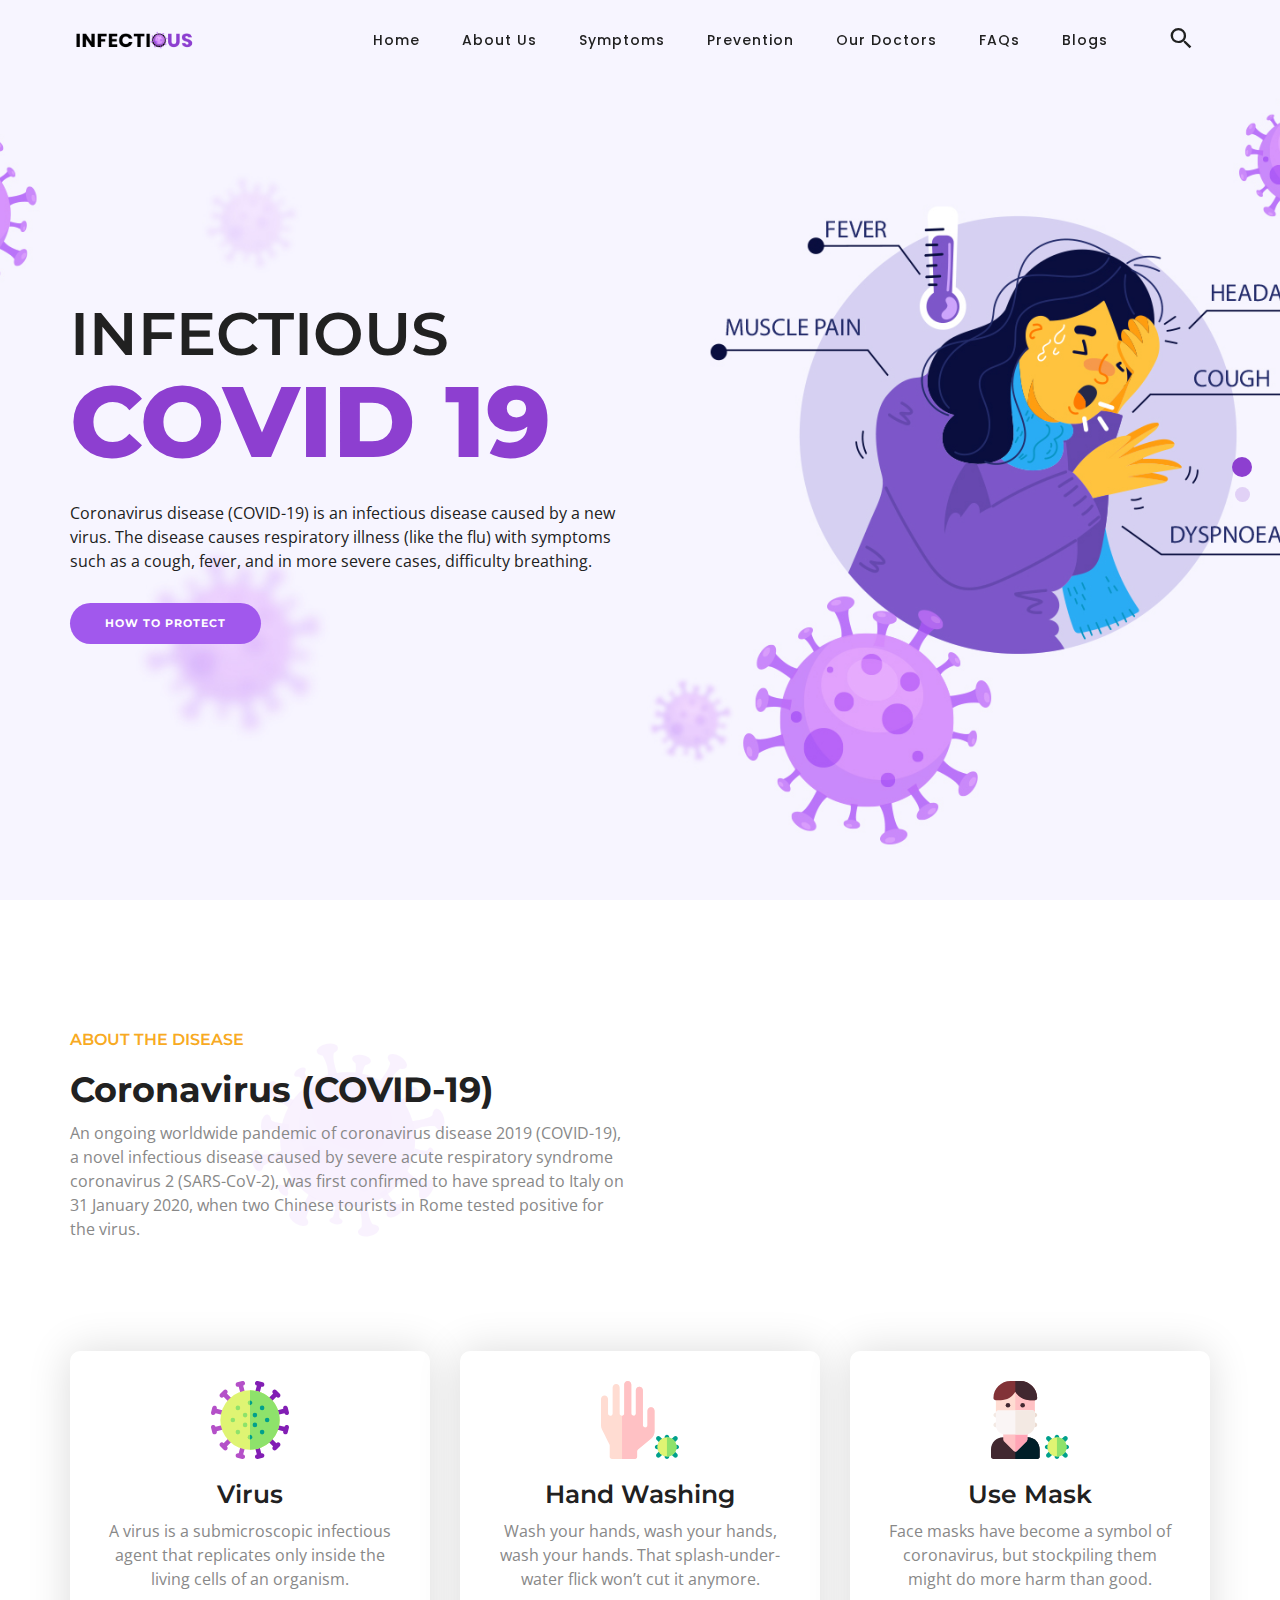
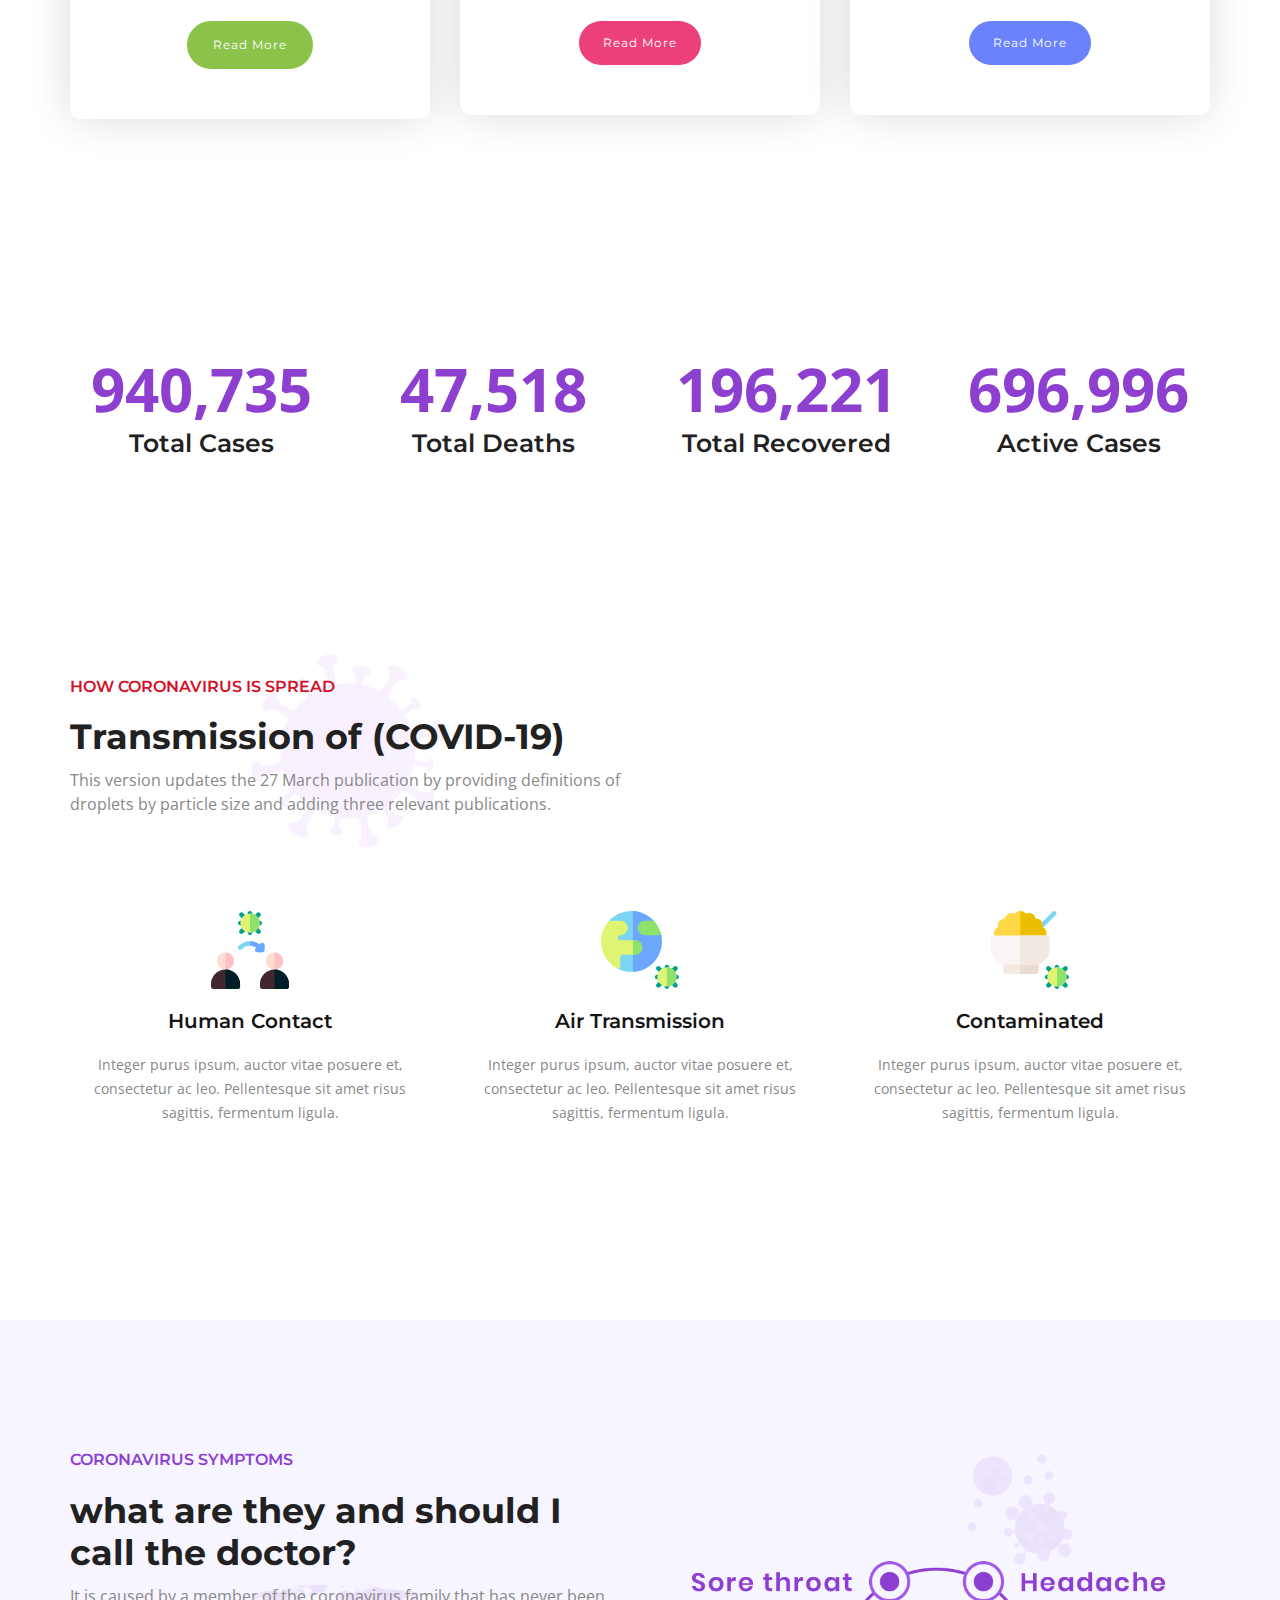
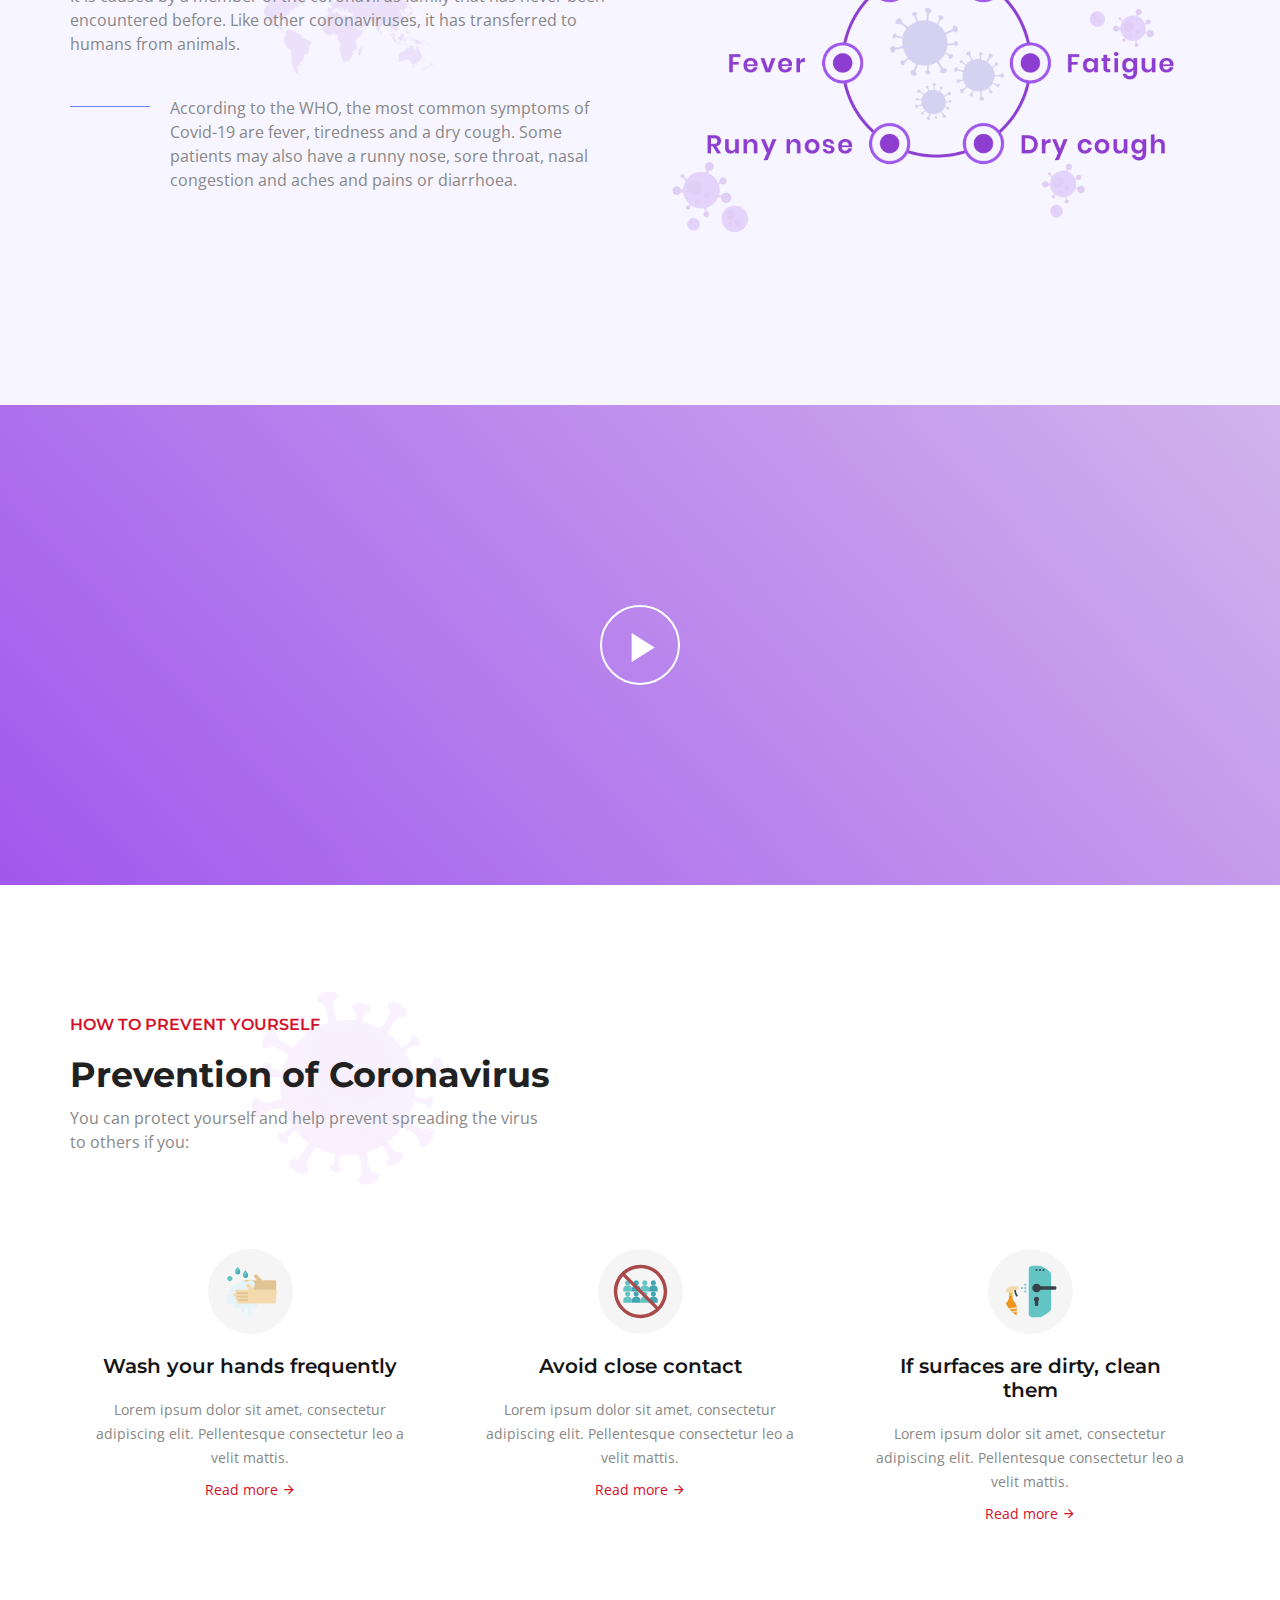
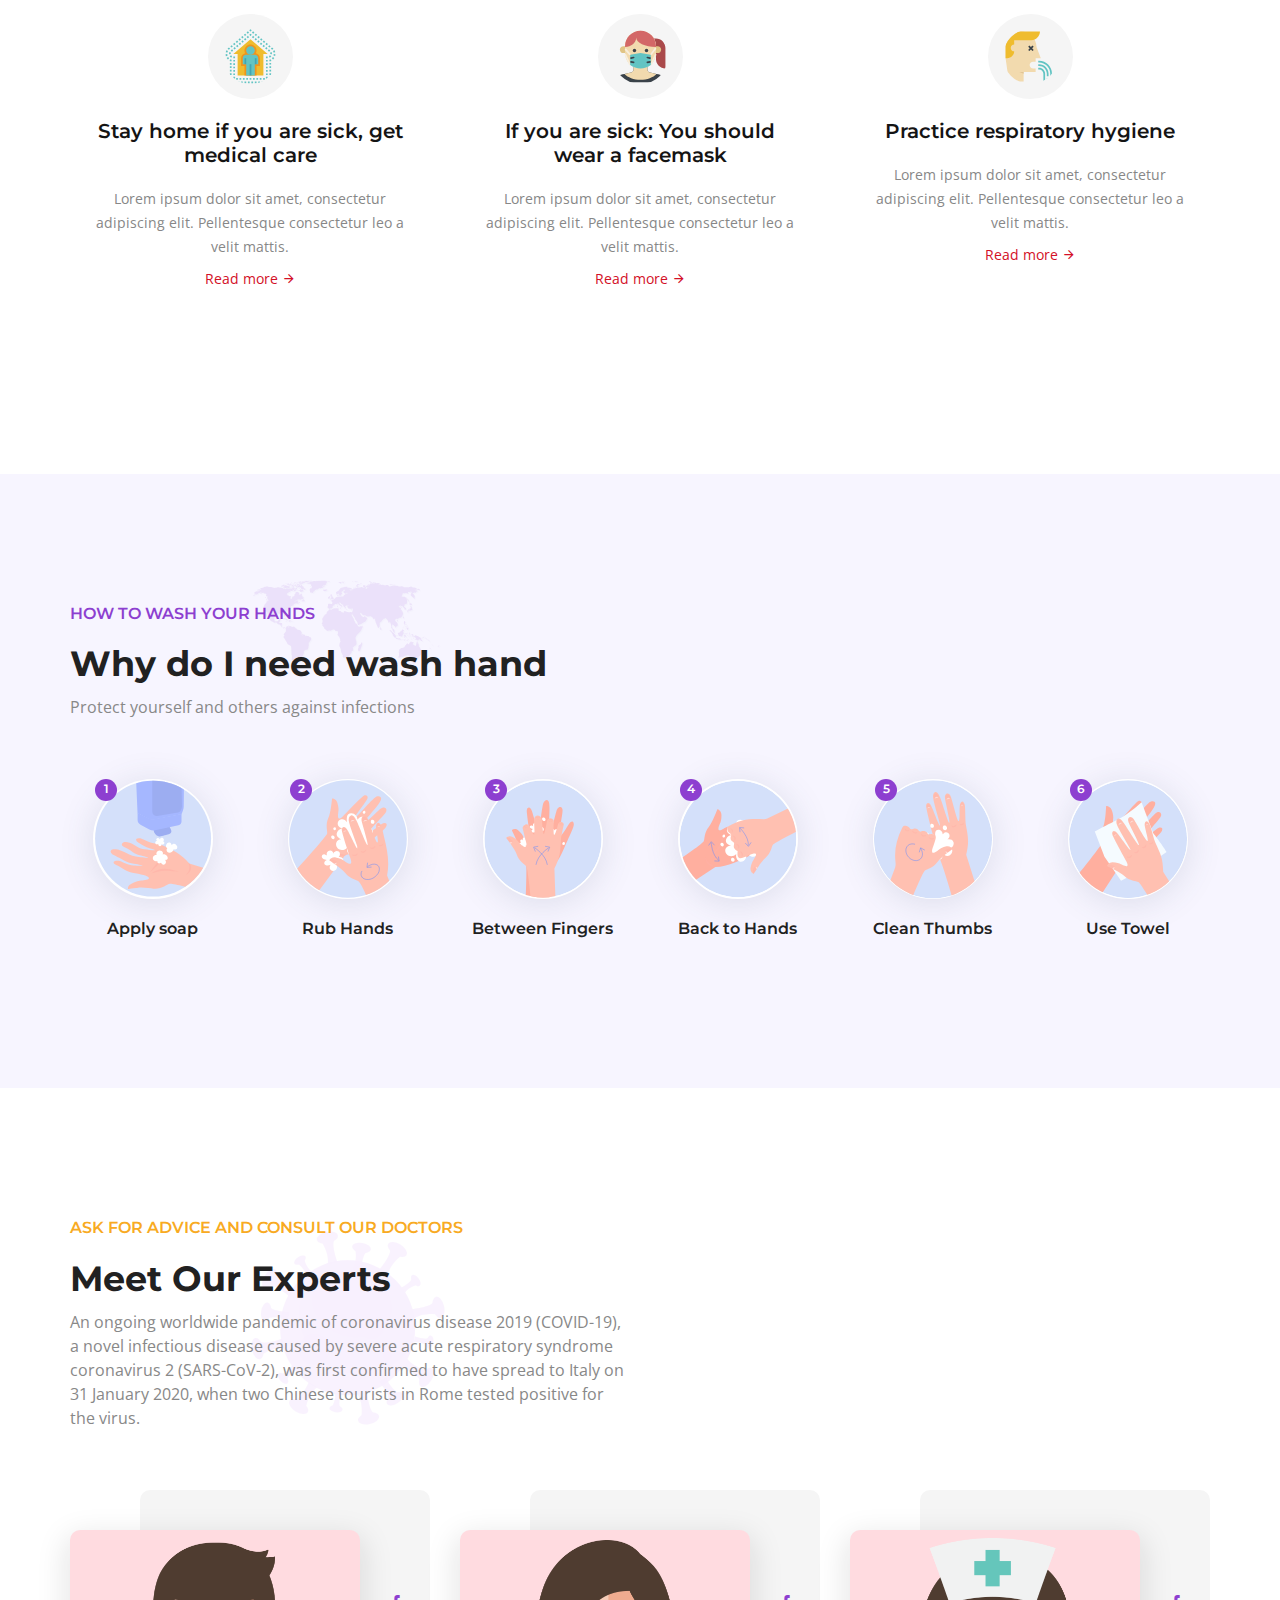
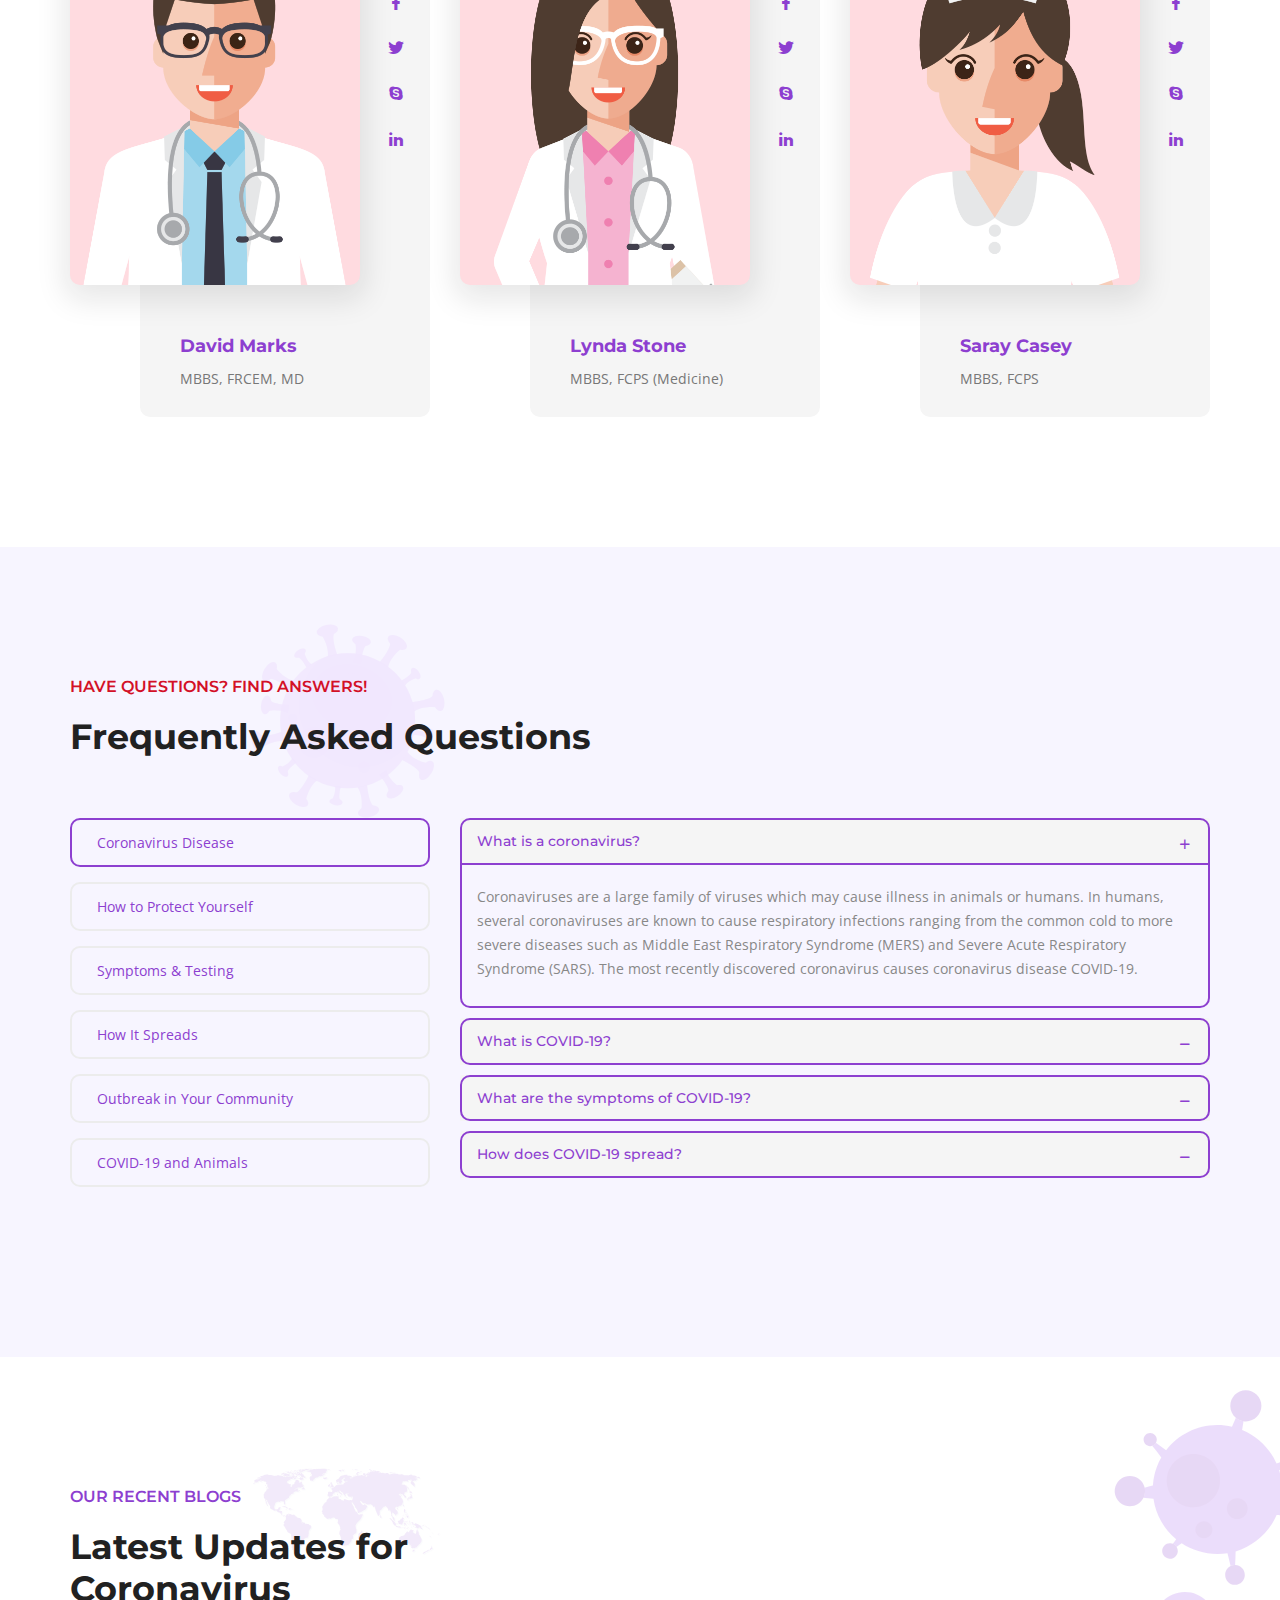
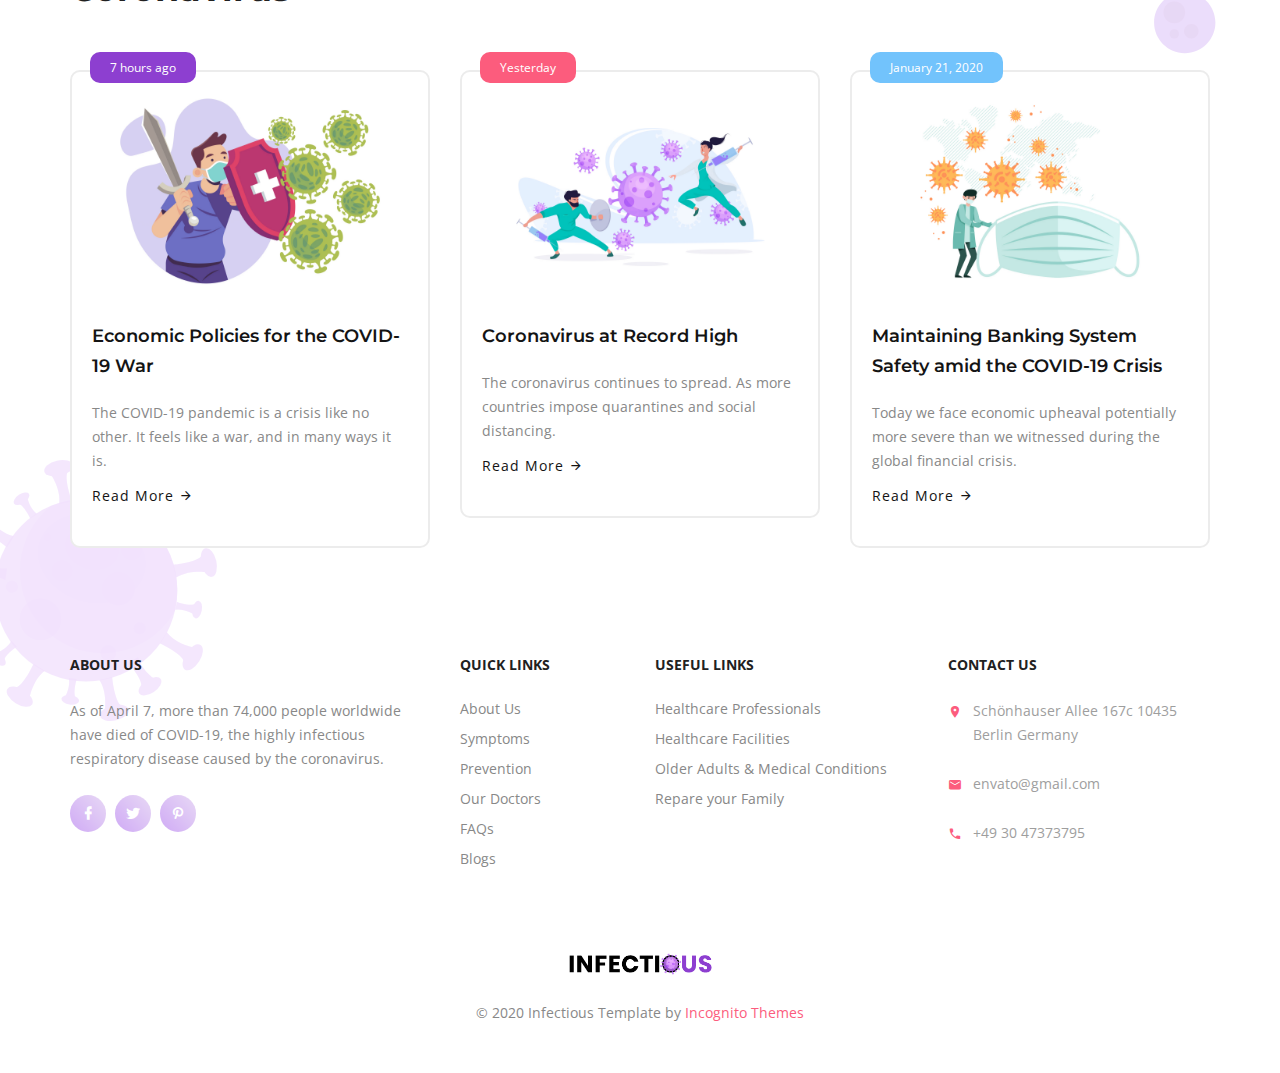
<file: index.html>
<!DOCTYPE html>
<html lang="en">

<!-- Mirrored from www.incognitothemes.com/infectious/ by HTTrack Website Copier/3.x [XR&CO'2014], Mon, 20 Jun 2022 15:12:24 GMT -->
<head>
<meta charset="utf-8">
<meta name="viewport" content="width=device-width, initial-scale=1">
<meta http-equiv="X-UA-Compatible" content="IE=edge">
<title>Infectious | Coronavirus (COVID 19) Medical HTML Template</title>

<link rel="shortcut icon" href="assets/images/favicon.ico">
<link rel="stylesheet" href="assets/css/master.css">
<link rel="stylesheet" href="assets/css/responsive.css">
</head>
<body>

<!--=== Loader Start ======-->
<div id="loader-overlay">
  <div class="loader">
    <div class="loader-inner"></div>
  </div>
</div>
<!--=== Loader End ======-->

<!--=== Wrapper Start ===-->
<div class="wrapper">

  <!--=== Header Start ===-->
  <nav class="navbar navbar-default navbar-fixed navbar-transparent white bootsnav on no-full">
    <!--=== Start Top Search ===-->
    <div class="fullscreen-search-overlay" id="search-overlay"> <a href="#" class="fullscreen-close" id="fullscreen-close-button"><i class="mdi mdi-close"></i></a>
      <div id="fullscreen-search-wrapper">
        <form method="get" id="fullscreen-searchform">
          <input type="text" value="" placeholder="Type and hit Enter..." id="fullscreen-search-input" class="search-bar-top">
          <i class="fullscreen-search-icon mdi mdi-magnify">
          <input value="" type="submit">
          </i>
        </form>
      </div>
    </div>
    <!--=== End Top Search ===-->

    <div class="container">
      <!--=== Start Atribute Navigation ===-->
      <div class="attr-nav">
        <ul>
        	<li class="search"><a href="#" id="search-button"><i class="mdi mdi-magnify"></i></a></li>
        </ul>
      </div>
      <!--=== End Atribute Navigation ===-->

      <!--=== Start Header Navigation ===-->
      <div class="navbar-header">
        <button type="button" class="navbar-toggle" data-toggle="collapse" data-target="#navbar-menu"> <i class="mdi mdi-menu"></i> </button>
        <div class="logo"> <a href="index-2.html"> <img class="logo logo-display" src="assets/images/logo-black.png" alt=""> <img class="logo logo-scrolled" src="assets/images/logo-black.png" alt=""> </a> </div>
      </div>
      <!--=== End Header Navigation ===-->

      <!--=== Collect the nav links, forms, and other content for toggling ===-->
      <div class="collapse navbar-collapse" id="navbar-menu">
        <ul class="nav navbar-nav navbar-right" data-in="fadeIn" data-out="fadeOut">
          <li><a class="page-scroll" href="#home">Home</a></li>
          <li><a class="page-scroll" href="#about">About Us</a></li>
          <li><a class="page-scroll" href="#symptom">Symptoms</a></li>
          <li><a class="page-scroll" href="#prevention">Prevention</a></li>
          <li><a class="page-scroll" href="#doctor">Our Doctors</a></li>
          <li><a class="page-scroll" href="#faqs">FAQs</a></li>
          <li><a class="page-scroll" href="#blog">Blogs</a></li>
        </ul>
      </div>
      <!--=== /.navbar-collapse ===-->
    </div>
  </nav>
  <!--=== Header End ===-->

  <!--=== Hero Slider Start ===-->

  <section class="home-slider" id="home">
    <div class="default-slider slick">
      <div class="slide">
        <div class="slide-img parallax-effect" style="background:url(assets/images/slides/home-bg-1.jpg) center center / cover scroll no-repeat;"></div>
        <div class="hero-text-wrap">
          <div class="hero-text">
            <div class="container">
              <div class="row">
                <div class="col-md-6">
                  <h3 class="upper-case dark-color font-600">Infectious</h3>
                  <h1 class="upper-case font-800 default-color">Covid 19</h1>
                  <p class="dark-color">Coronavirus disease (COVID-19) is an infectious disease caused by a new virus. The disease causes respiratory illness (like the flu) with symptoms such as a cough, fever, and in more severe cases, difficulty breathing.</p>
                  <p class="text-left mt-30"><a class="btn btn-color btn-circle btn-md">How to Protect</a> </p>
                </div>
              </div>
            </div>
          </div>
        </div>
      </div>
      <div class="slide">
        <div class="slide-img parallax-effect" style="background:url(assets/images/slides/home-bg-2.jpg) center center / cover scroll no-repeat;"></div>
        <div class="hero-text-wrap">
          <div class="hero-text">
            <div class="container">
              <div class="row">
                <div class="col-md-7">
                  <h3 class="upper-case dark-color font-600">Stay Home</h3>
                  <h1 class="upper-case font-800 green-color">Stay Safe</h1>
                  <p class="dark-color">Italy reported 683 new deaths in the coronavirus pandemic, bringing its total to 7,503. Spain, meanwhile, recorded more than 700 deaths over the past 24 hours.</p>
                  <p class="text-left mt-30"><a class="btn btn-green btn-circle btn-md">About Virus</a> </p>
                </div>
              </div>
            </div>
          </div>
        </div>
      </div>
    </div>
  </section>

  <!--=== Hero Slider End ===-->

  <!--=== Welcome Start ===-->
  <section id="about">
  	<div class="container">
  		<div class="row">
  			<div class="col-md-6 heading-style-one box-title-two text-left">
  				<h6 class="yellow-color text-uppercase">About the Disease</h6>
  				<h2><span class="font-700">Coronavirus (COVID-19)</h2>
          <p>An ongoing worldwide pandemic of coronavirus disease 2019 (COVID-19), a novel infectious disease caused by severe acute respiratory syndrome coronavirus 2 (SARS-CoV-2), was first confirmed to have spread to Italy on 31 January 2020, when two Chinese tourists in Rome tested positive for the virus.</p>
  			</div>
  		</div>

  		<div class="row mt-100">
  			<div class="col-md-4">
  				<div class="feature-box text-center feature-box-rounded mb-20">
  					<i class="virus-icon img-icon"></i>
  					<h3 class="font-600">Virus</h3>
  					<p>A virus is a submicroscopic infectious agent that replicates only inside the living cells of an organism.</p>
					<p class="mt-30">
						<a class="btn btn-green btn-sm btn-circle">Read More</a>
					</p>
  				</div>
  			</div>
  			<div class="col-md-4">
  				<div class="feature-box text-center feature-box-rounded mb-20">
  					<i class="hand-icon img-icon"></i>
  					<h3 class="font-600">Hand Washing</h3>
  					<p>Wash your hands, wash your hands, wash your hands. That splash-under-water flick won’t cut it anymore.</p>
					<p class="mt-30">
						<a class="btn btn-pink btn-sm btn-circle">Read More</a>
					</p>
  				</div>
  			</div>
  			<div class="col-md-4">
  				<div class="feature-box text-center feature-box-rounded">
  					<i class="mask-icon img-icon"></i>
  					<h3 class="font-600">Use Mask</h3>
  					<p>Face masks have become a symbol of coronavirus, but stockpiling them might do more harm than good.</p>
					<p class="mt-30">
						<a class="btn btn-purple btn-sm btn-circle">Read More</a>
					</p>
  				</div>
  			</div>
  		</div>
  	</div>
  </section>
  <!--=== Welcome End ===-->

  <!--=== Counter Start ===-->
  <section class="parallax-bg fixed-bg pt-70 pb-70" data-stellar-background-ratio="0.2" style="background-image: url(assets/images/background/pattern-parallax.jpg);">
    <div class="container">
      <div class="row">
        <div class="col-md-3 col-sm-6">
          <div class="counter-wrap">
            <h2><span class="counter">940,735</span></h2>
            <h3>Total Cases</h3>
          </div>
        </div>
        <div class="col-md-3 col-sm-6">
          <div class="counter-wrap">
            <h2><span class="counter">47,518</span></h2>
            <h3>Total Deaths</h3>
          </div>
        </div>
        <div class="col-md-3 col-sm-6">
          <div class="counter-wrap">
            <h2><span class="counter">196,221</span></h2>
            <h3>Total Recovered</h3>
          </div>
        </div>
        <div class="col-md-3 col-sm-6">
          <div class="counter-wrap">
            <h2><span class="counter">696,996</span></h2>
            <h3>Active Cases</h3>
          </div>
        </div>
      </div>
    </div>
  </section>
  <!--=== Counter End ===-->

  <!--=== Transmission Start ===-->
  <section>
  	<div class="container">
  		<div class="row">
  			<div class="col-md-6 heading-style-one box-title-two text-left">
  				<h6 class="red-color text-uppercase">How Coronavirus is Spread</h6>
  				<h2><span class="font-700">Transmission of (COVID-19)</h2>
          <p>This version updates the 27 March publication by providing definitions of droplets by particle size and adding three relevant publications. </p>
  			</div>
  		</div>

      <div class="row mt-50">
  			<div class="col-md-4 main-service-box text-center col-sm-4 feature-box">
  				<i class="infection-icon img-icon"></i>
  				<h4>Human Contact</h4>
  				<p>Integer purus ipsum, auctor vitae posuere et, consectetur ac leo. Pellentesque sit amet risus sagittis, fermentum ligula.</p>
  			</div>
  			<div class="col-md-4 main-service-box text-center col-sm-4 feature-box">
  				<i class="earth-icon img-icon"></i>
  				<h4>Air Transmission</h4>
  				<p>Integer purus ipsum, auctor vitae posuere et, consectetur ac leo. Pellentesque sit amet risus sagittis, fermentum ligula.</p>
  			</div>
  			<div class="col-md-4 main-service-box text-center col-sm-4 feature-box">
  				<i class="food-icon img-icon"></i>
  				<h4>Contaminated</h4>
  				<p>Integer purus ipsum, auctor vitae posuere et, consectetur ac leo. Pellentesque sit amet risus sagittis, fermentum ligula.</p>
  			</div>
  		</div>
  	</div>
  </section>
  <!--=== Transmission End ===-->

  <!--=== Symptoms Start ===-->
  <section class="light-bg" id="symptom">
  	<div class="container">
  		<div class="row">
        <div class="col-md-6 heading-style-one box-title">
  				<h6 class="default-color text-uppercase">Coronavirus symptoms</h6>
  				<h2><span class="font-700">what are they and should I call the doctor?</span></h2>
          <p>It is caused by a member of the coronavirus family that has never been encountered before. Like other coronaviruses, it has transferred to humans from animals.</p>
   				<div class="welcome-style-two mt-30">
   					<div class="thin-border-purple thin-borders pull-left"></div>
    					<p class="pull-left">According to the WHO, the most common symptoms of Covid-19 are fever, tiredness and a dry cough. Some patients may also have a runny nose, sore throat, nasal congestion and aches and pains or diarrhoea.</p>
    				</div>
  			</div>
        <div class="col-md-6">
  				<img class="img-responsive symptom-img" src="assets/images/symptom.png" alt="symptoms"/>
  			</div>
  		</div>
  	</div>
  </section>
  <!--=== Symptoms End ===-->

  <!--=== Video Start ===-->
  <section class="parallax-bg fixed-bg pt-200 pb-200" style="background-image: url(assets/images/background/parallax-bg.jpg);">
  	<div class="gradient-overlay"></div>
  	<div class="container">
  		<div class="row">
  			<div class="col-md-2 col-md-offset-5">
  				<div class="center-layout">
                <div class="v-align-middle"> <a class="popup-youtube" href="https://www.youtube.com/watch?v=sU3FkzUKHXU">
                  <div class="play-button"><i class="eicon mdi mdi-play"></i> </div>
                  </a> </div>
              </div>
  			</div>
  		</div>
  	</div>
  </section>
  <!--=== Video End ===-->

  <!--=== Prevention Start ===-->
  <section id="prevention">
  	<div class="container">
  		<div class="row">
  			<div class="col-md-6 heading-style-one box-title-two text-left">
  				<h6 class="red-color text-uppercase">How to Prevent Yourself</h6>
  				<h2><span class="font-700">Prevention of Coronavirus</h2>
          <p>You can protect yourself and help prevent spreading the virus<br> to others if you:</p>
  			</div>
  		</div>

      <div class="row mt-50">
  			<div class="col-md-4 main-service-box-2 text-center col-sm-4">
  				<i><img class="img-responsive" src="assets/images/hands-washing.svg" alt="hand-washing"></i>
  				<h4>Wash your hands frequently</h4>
  				<p>Lorem ipsum dolor sit amet, consectetur adipiscing elit. Pellentesque consectetur leo a velit mattis.</p>
          <a href="#.">Read more <i class="mdi mdi-arrow-right"></i></a>
  			</div>
        <div class="col-md-4 main-service-box-2 text-center col-sm-4">
  				<i><img class="img-responsive" src="assets/images/avoid-contact.svg" alt="avoid-contact"></i>
  				<h4>Avoid close contact</h4>
  				<p>Lorem ipsum dolor sit amet, consectetur adipiscing elit. Pellentesque consectetur leo a velit mattis.</p>
          <a href="#.">Read more <i class="mdi mdi-arrow-right"></i></a>
  			</div>
        <div class="col-md-4 main-service-box-2 text-center col-sm-4">
  				<i><img class="img-responsive" src="assets/images/cleaning-door.svg" alt="cleaning-door"></i>
  				<h4>If surfaces are dirty, clean them</h4>
  				<p>Lorem ipsum dolor sit amet, consectetur adipiscing elit. Pellentesque consectetur leo a velit mattis.</p>
          <a href="#.">Read more <i class="mdi mdi-arrow-right"></i></a>
  			</div>

        <div class="col-md-4 main-service-box-2 text-center col-sm-4">
  				<i><img class="img-responsive" src="assets/images/home-stay.svg" alt="home-stay"></i>
  				<h4>Stay home if you are sick,  get medical care</h4>
  				<p>Lorem ipsum dolor sit amet, consectetur adipiscing elit. Pellentesque consectetur leo a velit mattis.</p>
          <a href="#.">Read more <i class="mdi mdi-arrow-right"></i></a>
  			</div>
        <div class="col-md-4 main-service-box-2 text-center col-sm-4">
  				<i><img class="img-responsive" src="assets/images/mask-wearing.svg" alt="mask-wearing"></i>
  				<h4>If you are sick: You should wear a facemask</h4>
  				<p>Lorem ipsum dolor sit amet, consectetur adipiscing elit. Pellentesque consectetur leo a velit mattis.</p>
          <a href="#.">Read more <i class="mdi mdi-arrow-right"></i></a>
  			</div>
        <div class="col-md-4 main-service-box-2 text-center col-sm-4">
  				<i><img class="img-responsive" src="assets/images/vomiting-nausea.svg" alt="vomiting-nausea"></i>
  				<h4>Practice respiratory hygiene</h4>
  				<p>Lorem ipsum dolor sit amet, consectetur adipiscing elit. Pellentesque consectetur leo a velit mattis.</p>
          <a href="#.">Read more <i class="mdi mdi-arrow-right"></i></a>
  			</div>

  		</div>
  	</div>
  </section>
  <!--=== Prevention End ===-->

  <!--=== Hand Wash Start ===-->
  <section class="light-bg">
  	<div class="container">
  		<div class="row">
        <div class="col-md-6 heading-style-one box-title">
  				<h6 class="default-color text-uppercase">How to wash your hands</h6>
  				<h2><span class="font-700">Why do I need wash hand</span></h2>
          <p>Protect yourself and others against infections</p>
  			</div>
  		</div>

      <div class="row mt-30">
  			<div class="col-md-2 text-center col-sm-4">
          <div class="box-wrap">
            <span>1</span>
    				<div class="img-wrp"><img class="img-responsive" src="assets/images/step-1.svg" alt="step-1"></div>
    				<h4>Apply soap</h4>
          </div>
  			</div>

        <div class="col-md-2 main-service-box-3 text-center col-sm-4">
          <div class="box-wrap">
            <span>2</span>
    				<div class="img-wrp"><img class="img-responsive" src="assets/images/step-2.svg" alt="step-2"></div>
    				<h4>Rub Hands</h4>
          </div>
  			</div>

        <div class="col-md-2 main-service-box-3 text-center col-sm-4">
          <div class="box-wrap">
            <span>3</span>
    				<div class="img-wrp"><img class="img-responsive" src="assets/images/step-3.svg" alt="step-3"></div>
    				<h4>Between Fingers</h4>
          </div>
  			</div>

        <div class="col-md-2 main-service-box-3 text-center col-sm-4">
          <div class="box-wrap">
            <span>4</span>
    				<div class="img-wrp"><img class="img-responsive" src="assets/images/step-4.svg" alt="step-4"></div>
    				<h4>Back to Hands</h4>
          </div>
  			</div>

        <div class="col-md-2 main-service-box-3 text-center col-sm-4">
          <div class="box-wrap">
            <span>5</span>
    				<div class="img-wrp"><img class="img-responsive" src="assets/images/step-5.svg" alt="step-5"></div>
    				<h4>Clean Thumbs</h4>
          </div>
  			</div>

        <div class="col-md-2 main-service-box-3 text-center col-sm-4">
          <div class="box-wrap">
            <span>6</span>
    				<div class="img-wrp"><img class="img-responsive" src="assets/images/step-6.svg" alt="step-6"></div>
    				<h4>Use Towel</h4>
          </div>
  			</div>

  		</div>
  	</div>
  </section>
  <!--=== Hand Wash End ===-->

  <!--=== Our Team Start ===-->
  <section id="doctor">
  	<div class="container">
  		<div class="row">
  			<div class="col-md-6 heading-style-one box-title-two text-left">
  				<h6 class="yellow-color text-uppercase">Ask for advice and consult our doctors</h6>
  				<h2><span class="font-700">Meet Our Experts</h2>
          <p>An ongoing worldwide pandemic of coronavirus disease 2019 (COVID-19), a novel infectious disease caused by severe acute respiratory syndrome coronavirus 2 (SARS-CoV-2), was first confirmed to have spread to Italy on 31 January 2020, when two Chinese tourists in Rome tested positive for the virus.</p>
  			</div>
  		</div>

      <div class="row mt-50">
        <!-- Team Block -->
      		<div class="team-block col-lg-4 col-md-4 col-sm-12">
      			<div class="inner-box">
      				<ul class="social-icons">
      					<li><a href="#"><i class="mdi mdi-facebook"></i></a></li>
      					<li><a href="#"><i class="mdi mdi-twitter"></i></a></li>
      					<li><a href="#"><i class="mdi mdi-skype"></i></a></li>
      					<li><a href="#"><i class="mdi mdi-linkedin"></i></a></li>
      				</ul>
      				<div class="image">
      					<a href="#"><img src="assets/images/team/team-01.png" alt="" /></a>
      				</div>
      				<div class="lower-content">
      					<h3><a href="#">David Marks</a></h3>
      					<div class="designation">MBBS, FRCEM, MD</div>
      				</div>
      			</div>
      		</div>

      		<!-- Team Block -->
      		<div class="team-block col-lg-4 col-md-4 col-sm-12">
      			<div class="inner-box">
      				<ul class="social-icons">
      					<li><a href="#"><i class="mdi mdi-facebook"></i></a></li>
      					<li><a href="#"><i class="mdi mdi-twitter"></i></a></li>
      					<li><a href="#"><i class="mdi mdi-skype"></i></a></li>
      					<li><a href="#"><i class="mdi mdi-linkedin"></i></a></li>
      				</ul>
      				<div class="image">
      					<a href="#"><img src="assets/images/team/team-02.png" alt="" /></a>
      				</div>
      				<div class="lower-content">
      					<h3><a href="#">Lynda Stone</a></h3>
      					<div class="designation">MBBS, FCPS (Medicine)</div>
      				</div>
      			</div>
      		</div>

      		<!-- Team Block -->
      		<div class="team-block col-lg-4 col-md-4 col-sm-12">
      			<div class="inner-box">
      				<ul class="social-icons">
      					<li><a href="#"><i class="mdi mdi-facebook"></i></a></li>
      					<li><a href="#"><i class="mdi mdi-twitter"></i></a></li>
      					<li><a href="#"><i class="mdi mdi-skype"></i></a></li>
      					<li><a href="#"><i class="mdi mdi-linkedin"></i></a></li>
      				</ul>
      				<div class="image">
      					<a href="#"><img src="assets/images/team/team-03.png" alt="" /></a>
      				</div>
      				<div class="lower-content">
      					<h3><a href="#">Saray Casey</a></h3>
      					<div class="designation">MBBS, FCPS</div>
      				</div>
      			</div>
      		</div>

      </div>
  	</div>
  </section>
  <!--=== Our Team End ===-->

  <!--=== Faqs Start ===-->
  <section class="light-bg" id="faqs">
  	<div class="container">
  		<div class="row">
  			<div class="col-md-6 heading-style-one box-title-two text-left">
  				<h6 class="red-color text-uppercase">Have questions? Find answers!</h6>
  				<h2><span class="font-700">Frequently Asked Questions</h2>
  			</div>
  		</div>
      <div class="tabs-style-03">
        <div class="row mt-50">
          <div class="icon-tabs">
            <div class="col-lg-4">
              <!--== Nav tabs ==-->
              <ul class="nav nav-tabs text-center" role="tablist">
                <li role="presentation" class="active"><a href="#disease" role="tab" data-toggle="tab">Coronavirus Disease</a></li>
                <li role="presentation"><a href="#protect" role="tab" data-toggle="tab">How to Protect Yourself</a></li>
                <li role="presentation"><a href="#symtom" role="tab" data-toggle="tab">Symptoms & Testing</a></li>
                <li role="presentation"><a href="#spread" role="tab" data-toggle="tab">How It Spreads</a></li>
                <li role="presentation"><a href="#outbreak" role="tab" data-toggle="tab">Outbreak in Your Community</a></li>
                <li role="presentation"><a href="#animal" role="tab" data-toggle="tab">COVID-19 and Animals</a></li>
              </ul>
            </div>
            <div class="col-lg-8">
              <!--== Tab panes ==-->
              <div class="tab-content text-center">
                <div role="tabpanel" class="tab-pane fade in active" id="disease">
                  <div class="panel-group accordion-color" id="accordion">
                    <div class="panel panel-default">
                      <div class="panel-heading">
                        <h3 class="panel-title"> <a data-toggle="collapse" data-parent="#accordion" href="#collapseOne"> What is a coronavirus? </a> </h3>
                      </div>
                      <div id="collapseOne" class="panel-collapse collapse in">
                        <div class="panel-body"><p>Coronaviruses are a large family of viruses which may cause illness in animals or humans.  In humans, several coronaviruses are known to cause respiratory infections ranging from the common cold to more severe diseases such as Middle East Respiratory Syndrome (MERS) and Severe Acute Respiratory Syndrome (SARS). The most recently discovered coronavirus causes coronavirus disease COVID-19.</p></div>
                      </div>
                    </div>
                    <div class="panel panel-default">
                      <div class="panel-heading">
                        <h3 class="panel-title"> <a class="collapsed" data-toggle="collapse" data-parent="#accordion" href="#collapseTwo">What is COVID-19?</a> </h3>
                      </div>
                      <div id="collapseTwo" class="panel-collapse collapse">
                        <div class="panel-body"><p>COVID-19 is the infectious disease caused by the most recently discovered coronavirus. This new virus and disease were unknown before the outbreak began in Wuhan, China, in December 2019.</p></div>
                      </div>
                    </div>
                    <div class="panel panel-default">
                      <div class="panel-heading">
                        <h3 class="panel-title"> <a class="collapsed" data-toggle="collapse" data-parent="#accordion" href="#collapseThree">What are the symptoms of COVID-19?</a> </h3>
                      </div>
                      <div id="collapseThree" class="panel-collapse collapse">
                        <div class="panel-body"><p>The most common symptoms of COVID-19 are fever, tiredness, and dry cough. Some patients may have aches and pains, nasal congestion, runny nose, sore throat or diarrhea. These symptoms are usually mild and begin gradually. Some people become infected but don’t develop any symptoms and don't feel unwell.</p></div>
                      </div>
                    </div>
                    <div class="panel panel-default">
                      <div class="panel-heading">
                        <h3 class="panel-title"> <a class="collapsed" data-toggle="collapse" data-parent="#accordion" href="#collapseFour">How does COVID-19 spread?</a> </h3>
                      </div>
                      <div id="collapseFour" class="panel-collapse collapse">
                        <div class="panel-body"><p>People can catch COVID-19 from others who have the virus. The disease can spread from person to person through small droplets from the nose or mouth which are spread when a person with COVID-19 coughs or exhales. These droplets land on objects and surfaces around the person.</p></div>
                      </div>
                    </div>
                  </div>
                </div>
                <div role="tabpanel" class="tab-pane fade" id="protect">
                  <div class="panel-group accordion-color" id="accordion-2">
                    <div class="panel panel-default">
                      <div class="panel-heading">
                        <h3 class="panel-title"> <a data-toggle="collapse" data-parent="#accordion-2" href="#collapseFive"> Should I wear a mask to protect myself? </a> </h3>
                      </div>
                      <div id="collapseFive" class="panel-collapse collapse in">
                        <div class="panel-body">
                          <p>Only wear a mask if you are ill with COVID-19 symptoms (especially coughing) or looking after someone who may have COVID-19. Disposable face mask can only be used once. If you are not ill or looking after someone who is ill then you are wasting a mask. There is a world-wide shortage of masks, so WHO urges people to use masks wisely.</p>
                          <p>WHO advises rational use of medical masks to avoid unnecessary wastage of precious resources and mis-use of masks  (see Advice on the use of masks).</p>
                          <p>The most effective ways to protect yourself and others against COVID-19 are to frequently clean your hands, cover your cough with the bend of elbow or tissue and maintain a distance of at least 1 meter (3 feet) from people who are coughing or sneezing. See basic protective measures against the new coronavirus for more information.</p>
                        </div>
                      </div>
                    </div>
                    <div class="panel panel-default">
                      <div class="panel-heading">
                        <h3 class="panel-title"> <a class="collapsed" data-toggle="collapse" data-parent="#accordion-2" href="#collapseSix">What can I do to protect myself and prevent the spread of disease?</a> </h3>
                      </div>
                      <div id="collapseSix" class="panel-collapse collapse">
                        <div class="panel-body">
                          <h3>Protection measures for everyone</h3>
                          <p>Stay aware of the latest information on the COVID-19 outbreak, available on the WHO website and through your national and local public health authority. Many countries around the world have seen cases of COVID-19 and several have seen outbreaks. Authorities in China and some other countries have succeeded in slowing or stopping their outbreaks. However, the situation is unpredictable so check regularly for the latest news.</p>
                          <p>You can reduce your chances of being infected or spreading COVID-19 by taking some simple precautions:</p>
                          <ul>
                            <li>Regularly and thoroughly clean your hands with an alcohol-based hand rub or wash them with soap and water. Why? Washing your hands with soap and water or using alcohol-based hand rub kills viruses that may be on your hands.</li>
                            <li>Maintain at least 1 metre (3 feet) distance between yourself and anyone who is coughing or sneezing. Why? When someone coughs or sneezes they spray small liquid droplets from their nose or mouth which may contain virus. If you are too close, you can breathe in the droplets, including the COVID-19 virus if the person coughing has the disease.</li>
                            <li>Avoid touching eyes, nose and mouth. Why? Hands touch many surfaces and can pick up viruses. Once contaminated, hands can transfer the virus to your eyes, nose or mouth. From there, the virus can enter your body and can make you sick.</li>
                            <li>Make sure you, and the people around you, follow good respiratory hygiene. This means covering your mouth and nose with your bent elbow or tissue when you cough or sneeze. Then dispose of the used tissue immediately. Why? Droplets spread virus. By following good respiratory hygiene you protect the people around you from viruses such as cold, flu and COVID-19.</li>
                            <li>Stay home if you feel unwell. If you have a fever, cough and difficulty breathing, seek medical attention and call in advance. Follow the directions of your local health authority. Why? National and local authorities will have the most up to date information on the situation in your area. Calling in advance will allow your health care provider to quickly direct you to the right health facility. This will also protect you and help prevent spread of viruses and other infections.</li>
                            <li>Keep up to date on the latest COVID-19 hotspots (cities or local areas where COVID-19 is spreading widely). If possible, avoid traveling to places &nbsp;– especially if you are an older person or have diabetes, heart or lung disease. Why? You have a higher chance of catching COVID-19 in one of these areas.</li>
                          </ul>
                        </div>
                      </div>
                    </div>
                    <div class="panel panel-default">
                      <div class="panel-heading">
                        <h3 class="panel-title"> <a class="collapsed" data-toggle="collapse" data-parent="#accordion-2" href="#collapseSeven">What should people at higher risk of serious illness with COVID-19 do?</a> </h3>
                      </div>
                      <div id="collapseSeven" class="panel-collapse collapse">
                        <div class="panel-body"><p>If you are at higher risk of getting very sick from COVID-19, you should: stock up on supplies; take everyday precautions to keep space between yourself and others; when you go out in public, keep away from others who are sick; limit close contact and wash your hands often; and avoid crowds, cruise travel, and non-essential travel. If there is an outbreak in your community, stay home as much as possible. Watch for symptoms and emergency signs. If you get sick, stay home and call your doctor. More information on how to prepare, what to do if you get sick, and how communities and caregivers can support those at higher risk is available on <a href="https://www.cdc.gov/coronavirus/2019-ncov/specific-groups/high-risk-complications.html" target="_blank">People at Risk for Serious Illness from COVID-19</a>.</p></div>
                      </div>
                    </div>
                    <div class="panel panel-default">
                      <div class="panel-heading">
                        <h3 class="panel-title"> <a class="collapsed" data-toggle="collapse" data-parent="#accordion-2" href="#collapseEigth">Is it okay for me to donate blood?</a> </h3>
                      </div>
                      <div id="collapseEigth" class="panel-collapse collapse">
                        <div class="panel-body"><p>In healthcare settings across the United States, donated blood is a lifesaving, essential part of caring for patients. The need for donated blood is constant, and blood centers are open and in urgent need of donations. CDC encourages people who are well to continue to donate blood if they are able, even if they are practicing social distancing because of COVID-19. CDC is supporting blood centers by providing recommendations that will keep donors and staff safe. Examples of these recommendations include spacing donor chairs 6 feet apart, thoroughly adhering to environmental cleaning practices, and encouraging donors to make donation appointments ahead of time.</p></div>
                      </div>
                    </div>
                  </div>
                </div>
                <div role="tabpanel" class="tab-pane fade" id="symtom">
                  <div class="panel-group accordion-color" id="accordion-3">
                    <div class="panel panel-default">
                      <div class="panel-heading">
                        <h3 class="panel-title"> <a data-toggle="collapse" data-parent="#accordion-3" href="#collapseNine">What are the symptoms and complications that COVID-19 can cause?</a> </h3>
                      </div>
                      <div id="collapseNine" class="panel-collapse collapse in">
                        <div class="panel-body">
                          <p>Current symptoms reported for patients with COVID-19 have included mild to severe respiratory illness with fever<a href="https://www.cdc.gov/coronavirus/2019-ncov/symptoms-testing/symptoms.html"><sup>1</sup></a>, cough, and difficulty breathing. Read about <a href="https://www.cdc.gov/coronavirus/2019-ncov/symptoms-testing/symptoms.html" target="_blank">COVID-19 Symptoms</a>.</p>
                        </div>
                      </div>
                    </div>
                    <div class="panel panel-default">
                      <div class="panel-heading">
                        <h3 class="panel-title"> <a class="collapsed" data-toggle="collapse" data-parent="#accordion-3" href="#collapseTen">Should I be tested for COVID-19?</a> </h3>
                      </div>
                      <div id="collapseTen" class="panel-collapse collapse">
                        <div class="panel-body">
                          <p>Not everyone needs to be tested for COVID-19. For information about testing, see <a href="https://www.cdc.gov/coronavirus/2019-ncov/symptoms-testing/testing.html" target="_blank">Testing for COVID-19</a>.</p>
                        </div>
                      </div>
                    </div>
                    <div class="panel panel-default">
                      <div class="panel-heading">
                        <h3 class="panel-title"> <a class="collapsed" data-toggle="collapse" data-parent="#accordion-3" href="#collapseEleven">Where can I get tested for COVID-19?</a> </h3>
                      </div>
                      <div id="collapseEleven" class="panel-collapse collapse">
                        <div class="panel-body"><p>The process and locations for testing vary from place to place. Contact your state, local, tribal, or territorial department for more information, or reach out to a medical provider. State and local public health departments have received tests from CDC while medical providers are getting tests developed by commercial manufacturers. While supplies of these tests are increasing, it may still be difficult to find someplace to get tested. See <a href="https://www.cdc.gov/coronavirus/2019-ncov/symptoms-testing/testing.html" target="_blank">Testing for COVID-19</a>&nbsp;for more information.</p></div>
                      </div>
                    </div>
                    <div class="panel panel-default">
                      <div class="panel-heading">
                        <h3 class="panel-title"> <a class="collapsed" data-toggle="collapse" data-parent="#accordion-2" href="#collapseTwelve">Can a person test negative and later test positive for COVID-19?</a> </h3>
                      </div>
                      <div id="collapseTwelve" class="panel-collapse collapse">
                        <div class="panel-body">
                          <p>Using the CDC-developed diagnostic test, a negative result means that the virus that causes COVID-19 was not found in the person’s sample. In the early stages of infection, it is possible the virus will not be detected.</p>
                          <p>For COVID-19, a negative test result for a sample collected while a person has symptoms likely means that the COVID-19 virus is not causing their current illness.</p>
                        </div>
                      </div>
                    </div>
                  </div>
                </div>
                <div role="tabpanel" class="tab-pane fade" id="spread">
                  <div class="panel-group accordion-color" id="accordion-4">
                    <div class="panel panel-default">
                      <div class="panel-heading">
                        <h3 class="panel-title"> <a data-toggle="collapse" data-parent="#accordion-4" href="#collapseThirteen">What is the source of the virus?</a> </h3>
                      </div>
                      <div id="collapseThirteen" class="panel-collapse collapse in">
                        <div class="panel-body">
                          <p>COVID-19 is caused by a coronavirus called SARS-CoV-2. Coronaviruses are a large family of viruses that are common in people and may different species of animals, including camels, cattle, cats, and bats. &nbsp;Rarely, animal coronaviruses can infect people and then spread between people. This occurred with <a href="https://www.cdc.gov/coronavirus/mers/index.html" target="_blank">MERS-CoV</a> and <a href="https://www.cdc.gov/sars/index.html" target="_blank">SARS-CoV</a>, and now with the virus that causes COVID-19. More information about the source and spread of COVID-19 is available on the <a href="https://www.cdc.gov/coronavirus/2019-ncov/cases-updates/summary.html#emergence" target="_blank">Situation Summary: Source and Spread of the Virus</a>.</p>
                        </div>
                      </div>
                    </div>
                    <div class="panel panel-default">
                      <div class="panel-heading">
                        <h3 class="panel-title"> <a class="collapsed" data-toggle="collapse" data-parent="#accordion-4" href="#collapseFourteen">How does the virus spread?</a> </h3>
                      </div>
                      <div id="collapseFourteen" class="panel-collapse collapse">
                        <div class="panel-body">
                          <p>The virus that causes COVID-19 is thought to spread mainly from person to person, mainly through respiratory droplets produced when an infected person coughs or sneezes. These droplets can land in the mouths or noses of people who are nearby or possibly be inhaled into the lungs. Spread is more likely when people are in close contact with one another (within about 6 feet).</p>
                          <p>COVID-19 seems to be spreading easily and sustainably in the community (“community spread”) in <a href="https://www.cdc.gov/coronavirus/2019-ncov/prevent-getting-sick/how-covid-spreads.html" target="_blank">many affected geographic areas</a>. Community spread means people have been infected with the virus in an area, including some who are not sure how or where they became infected.</p>
                          <p>Learn what is known about the <a href="https://www.cdc.gov/coronavirus/2019-ncov/prepare/transmission.html?CDC_AA_refVal=https%3A%2F%2Fwww.cdc.gov%2Fcoronavirus%2F2019-ncov%2Fabout%2Ftransmission.html" target="_blank">spread of newly emerged coronaviruses</a>.</p>
                        </div>
                      </div>
                    </div>
                    <div class="panel panel-default">
                      <div class="panel-heading">
                        <h3 class="panel-title"> <a class="collapsed" data-toggle="collapse" data-parent="#accordion-4" href="#collapseFifteen">Why are we seeing a rise in cases?</a> </h3>
                      </div>
                      <div id="collapseFifteen" class="panel-collapse collapse">
                        <div class="panel-body">
                          <p>The <a href="https://www.cdc.gov/coronavirus/2019-ncov/cases-updates/cases-in-us.html" target="_blank">number of cases of COVID-19</a> being reported in the United States is rising due to <a href="https://incognitothemes.com/coronavirus/2019-ncov/cases-updates/testing-in-us.html">increased laboratory testing</a> and reporting across the country. The growing number of cases in part reflects the rapid spread of COVID-19 as many U.S. states and territories experience community spread. More detailed and accurate data will allow us to better understand and track the size and scope of the outbreak and strengthen prevention and response efforts.</p>
                        </div>
                      </div>
                    </div>
                    <div class="panel panel-default">
                      <div class="panel-heading">
                        <h3 class="panel-title"> <a class="collapsed" data-toggle="collapse" data-parent="#accordion-4" href="#collapseSixteen">Can I get sick with COVID-19 if it is on food?</a> </h3>
                      </div>
                      <div id="collapseSixteen" class="panel-collapse collapse">
                        <div class="panel-body">
                          <p>Based on information about this novel coronavirus thus far, it seems unlikely that COVID-19 can be transmitted through food – additional investigation is needed.</p>
                        </div>
                      </div>
                    </div>
                  </div>
                </div>
                <div role="tabpanel" class="tab-pane fade" id="outbreak">
                  <div class="panel-group accordion-color" id="accordion-5">
                    <div class="panel panel-default">
                      <div class="panel-heading">
                        <h3 class="panel-title"> <a data-toggle="collapse" data-parent="#accordion-5" href="#collapseSeventeen">What should I do if there is an outbreak in my community?</a> </h3>
                      </div>
                      <div id="collapseSeventeen" class="panel-collapse collapse in">
                        <div class="panel-body">
                          <p>During an outbreak, stay calm and put your preparedness plan to work. Follow the steps below:</p>
                          <p><strong><a href="https://www.cdc.gov/coronavirus/2019-ncov/prevent-getting-sick/prevention.html" target="_blank">Protect yourself and others</a>.</strong></p>
                          <ul>
                          <li>Stay home if you are sick. Keep away from people who are sick. Limit close contact with others as much as possible (about 6 feet).</li>
                          </ul>
                          <p><strong>Put your household plan into action. </strong></p>
                          <ul>
                          <li><strong>Stay informed about the local COVID-19 situation</strong>. Be aware of temporary school dismissals in your area, as this may affect your household’s daily routine.</li>
                          </ul>
                          <ul>
                          <li><strong>Continue practicing everyday preventive actions. </strong>Cover coughs and sneezes with a tissue and wash your hands often with soap and water for at least 20 seconds. If soap and water are not available, use a hand sanitizer that contains 60% alcohol. Clean frequently touched surfaces and objects daily using a regular household detergent and water.</li>
                          <li><strong>Notify your workplace as soon as possible if your regular work schedule changes.</strong> Ask to work from home or take leave if you or someone in your household gets sick with <a href="https://www.cdc.gov/coronavirus/2019-ncov/about/symptoms.html" target="_blank">COVID-19 symptoms</a>, or if your child’s school is dismissed temporarily. <a href="https://www.cdc.govhttps://www.cdc.gov/coronavirus/2019-ncov/community/guidance-business-response.html" target="_blank">Learn how businesses and employers can plan for and respond to COVID-19.</a></li>
                          <li><strong>Stay in touch with others by phone or email. </strong>If you have a chronic medical condition and live alone, ask family, friends, and health care providers to check on you during an outbreak. Stay in touch with family and friends, especially those at increased risk of developing severe illness, such as older adults and people with severe chronic medical conditions.</li>
                          </ul>
                        </div>
                      </div>
                    </div>
                    <div class="panel panel-default">
                      <div class="panel-heading">
                        <h3 class="panel-title"> <a class="collapsed" data-toggle="collapse" data-parent="#accordion-5" href="#collapseEighteen">Will schools be dismissed if there is an outbreak in my community?</a> </h3>
                      </div>
                      <div id="collapseEighteen" class="panel-collapse collapse">
                        <div class="panel-body">
                          <p>Depending on the situation, public health officials may recommend community actions to reduce exposures to COVID-19, such as school dismissals. Read or watch local media sources that report school dismissals or and watch for communication from your child’s school. If schools are dismissed temporarily, discourage students and staff from gathering or socializing anywhere, like at a friend’s house, a favorite restaurant, or the local shopping mall.</p>
                        </div>
                      </div>
                    </div>
                    <div class="panel panel-default">
                      <div class="panel-heading">
                        <h3 class="panel-title"> <a class="collapsed" data-toggle="collapse" data-parent="#accordion-5" href="#collapseNineteen">Should I go to work if there is an outbreak in my community?</a> </h3>
                      </div>
                      <div id="collapseNineteen" class="panel-collapse collapse">
                        <div class="panel-body">
                          <p>Follow the advice of your local health officials. Stay home if you can. Talk to your employer to discuss working from home, taking leave if you or someone in your household gets sick with <a href="https://www.cdc.gov/coronavirus/2019-ncov/about/symptoms.html" target="_blank">COVID-19 symptoms</a>, or if your child’s school is dismissed temporarily. Employers should be aware that more employees may need to stay at home to care for sick children or other sick family members than is usual in case of a community outbreak.</p>
                        </div>
                      </div>
                    </div>
                    <div class="panel panel-default">
                      <div class="panel-heading">
                        <h3 class="panel-title"> <a class="collapsed" data-toggle="collapse" data-parent="#accordion-5" href="#collapseTwenty">Will businesses and schools close or stay closed in my community and for how long? Will there be a “stay at home” or “shelter in place” order in my community?</a> </h3>
                      </div>
                      <div id="collapseTwenty" class="panel-collapse collapse">
                        <div class="panel-body">
                          <p>CDC makes recommendations, shares information, and provides guidance to help slow down the spread of COVID-19 in the U.S. including guidance for schools and businesses. CDC regularly shares information and provides assistance to state, local, territorial, and tribal health authorities. These local authorities are responsible for making decisions including&nbsp; “stay at home” or “shelter in place.” What is included in these orders and how they are implemented are also decided by local authorities. These decisions may also depend on many factors such as how the virus is spreading in a certain community.</p>
                        </div>
                      </div>
                    </div>
                  </div>
                </div>
                <div role="tabpanel" class="tab-pane fade" id="animal">
                  <div class="panel-group accordion-color" id="accordion-5">
                    <div class="panel panel-default">
                      <div class="panel-heading">
                        <h3 class="panel-title"> <a data-toggle="collapse" data-parent="#accordion-6" href="#collapseTwentyOne">Can I get COVID-19 from my pets or other animals?</a> </h3>
                      </div>
                      <div id="collapseTwentyOne" class="panel-collapse collapse in">
                        <div class="panel-body">
                          <p>There is no reason at this time to think that any animals, including pets, in the United States might be a source of infection with this new coronavirus that causes COVID-19. To date, CDC has not received any reports of pets or other animals becoming sick with COVID-19 in the United States.</p>
                          <p>Pets have other types of coronaviruses that can make them sick, like canine and feline coronaviruses. These other coronaviruses cannot infect people and are not related to the current COVID-19 outbreak.</p>
                          <p>However, since animals can spread other diseases to people, it’s always a good idea to practice <a href="https://www.cdc.gov/healthypets/index.html" target="_blank">healthy habits</a> around pets and other animals, such as washing your hands and maintaining good hygiene. For more information on the many benefits of pet ownership, as well as staying safe and healthy around animals including pets, livestock, and wildlife, visit CDC’s <a href="https://incognitothemes.com/healthypets/index.html">Healthy Pets, Healthy People website</a>.</p>
                        </div>
                      </div>
                    </div>
                    <div class="panel panel-default">
                      <div class="panel-heading">
                        <h3 class="panel-title"> <a class="collapsed" data-toggle="collapse" data-parent="#accordion-6" href="#collapseTwentyTwo">Are pets from a shelter safe to adopt?</a> </h3>
                      </div>
                      <div id="collapseTwentyTwo" class="panel-collapse collapse">
                        <div class="panel-body">
                          <p>There is no reason to think that any animals, including shelter pets, in the United States might be a source of COVID-19. </p>
                        </div>
                      </div>
                    </div>
                    <div class="panel panel-default">
                      <div class="panel-heading">
                        <h3 class="panel-title"> <a class="collapsed" data-toggle="collapse" data-parent="#accordion-6" href="#collapseTwentyThree">Do I need to get my pet tested for COVID-19?</a> </h3>
                      </div>
                      <div id="collapseTwentyThree" class="panel-collapse collapse">
                        <div class="panel-body">
                          <p>No. At this time, testing of animals for COVID-19 is not recommended.</p>
                        </div>
                      </div>
                    </div>
                    <div class="panel panel-default">
                      <div class="panel-heading">
                        <h3 class="panel-title"> <a class="collapsed" data-toggle="collapse" data-parent="#accordion-6" href="#collapseTwentyFour">Can animals carry the virus that causes COVID-19 on their skin or fur?</a> </h3>
                      </div>
                      <div id="collapseTwentyFour" class="panel-collapse collapse">
                        <div class="panel-body">
                          <p>At this time, there is no evidence that the virus that causes COVID-19 can spread to people from the skin or fur of pets.</p>
                          <p>Talk to your veterinarian about the best ways to care for your pet.</p>
                        </div>
                      </div>
                    </div>
                  </div>
                </div>
              </div>
              </div>
    		    </div>
        </div>

      </div>

  	</div>
  </section>
  <!--=== Faqs End ===-->

  <!--=== Blogs Start ===-->
  <section class="pb-0" id="blog">
    <div class="virus-box-1 shapes" data-opacity="0.2"></div>
  	<div class="virus-box-2 shapes" data-opacity="0.2"></div>
    <div class="container">
      <div class="row">
        <div class="col-md-6 heading-style-one box-title">
  				<h6 class="default-color text-uppercase">Our Recent Blogs</h6>
  				<h2><span class="font-700">Latest Updates for Coronavirus</span></h2>
  			</div>
  		</div>
      <div class="row mt-50">
        <div class="col-md-4">
          <div class="post">
            <div class="post-img"> <img class="img-responsive" src="assets/images/post/post-01.jpg" alt=""/> </div>
            <div class="post-info">
              <h3><a href="https://incognitothemes.com/infectious/blog-grid.html">Economic Policies for the COVID-19 War</a></h3>
              <p>The COVID-19 pandemic is a crisis like no other. It feels like a war, and in many ways it is.</p>
              <div class="date">7 hours ago</div>
              <a class="readmore" href="#"><span>Read More <i class="eicon mdi mdi-arrow-right"></i></span></a> </div>
          </div>
        </div>
        <!--=== Post End ===-->

        <div class="col-md-4">
          <div class="post">
            <div class="post-img"> <img class="img-responsive" src="assets/images/post/post-02.jpg" alt=""/> </div>
            <div class="post-info">
              <h3><a href="https://incognitothemes.com/infectious/blog-grid.html">Coronavirus at Record High</a></h3>
              <p>The coronavirus continues to spread. As more countries impose quarantines and social distancing.</p>
              <div class="date pink-color">Yesterday</div>
              <a class="readmore" href="#"><span>Read More <i class="eicon mdi mdi-arrow-right"></i></span></a> </div>
          </div>
        </div>
        <!--=== Post End ===-->

        <div class="col-md-4">
          <div class="post">
            <div class="post-img"> <img class="img-responsive" src="assets/images/post/post-03.jpg" alt=""/> </div>
            <div class="post-info">
              <h3><a href="https://incognitothemes.com/infectious/blog-grid.html">Maintaining Banking System Safety amid the COVID-19 Crisis</a></h3>
              <p>Today we face economic upheaval potentially more severe than we witnessed during the global financial crisis.</p>
              <div class="date blue-color">January 21, 2020</div>
              <a class="readmore" href="#"><span>Read More <i class="eicon mdi mdi-arrow-right"></i></span></a> </div>
          </div>
        </div>
        <!--=== Post End ===-->

      </div>
    </div>
  </section>
  <!--=== Blogs End ===-->

  <!--=== Footer Start ===-->
  <footer class="footer">
    <div class="footer-main">
      <div class="container">
        <div class="row">
          <div class="col-sm-6 col-md-4">
            <div class="widget widget-links">
              <h5 class="widget-title">About Us</h5>
              <div class="footer-about">
              	<p>As of April 7, more than 74,000 people worldwide have died of COVID-19, the highly infectious respiratory disease caused by the coronavirus. </p>
              	<ul class="social-media">
        				  <li><a href="#" class="mdi mdi-facebook"></a></li>
        				  <li><a href="#" class="mdi mdi-twitter"></a></li>
        				  <li><a href="#" class="mdi mdi-pinterest"></a></li>
        				</ul>
              </div>
            </div>
          </div>
          <div class="col-sm-6 col-md-2">
            <div class="widget widget-links">
              <h5 class="widget-title">Quick Links</h5>
              <ul>
                <li><a class="page-scroll" href="#about">About Us</a></li>
                <li><a class="page-scroll" href="#symptom">Symptoms</a></li>
                <li><a class="page-scroll" href="#prevention">Prevention</a></li>
                <li><a class="page-scroll" href="#doctor">Our Doctors</a></li>
                <li><a class="page-scroll" href="#faqs">FAQs</a></li>
                <li><a class="page-scroll" href="#blog">Blogs</a></li>
              </ul>
            </div>
          </div>
          <div class="col-sm-6 col-md-3">
            <div class="widget widget-links">
              <h5 class="widget-title">Useful Links</h5>
              <ul>
                <li><a href="#">Healthcare Professionals</a></li>
                <li><a href="#">Healthcare Facilities</a></li>
                <li><a href="#">Older Adults & Medical Conditions</a></li>
                <li><a href="#">Repare your Family</a></li>
              </ul>
            </div>
          </div>
          <div class="col-sm-6 col-md-3">
            <div class="widget widget-text">
              <h5 class="widget-title">Contact Us</h5>
              <ul class="footer-contact">
              	<li><i class="mdi mdi-map-marker"></i> <p>Schönhauser Allee 167c 10435 Berlin Germany</p></li>
                <li><i class="mdi mdi-email"></i> <p><a href="#">envato@gmail.com</a></p></li>
                <li><i class="mdi mdi-phone"></i> <p>+49 30 47373795</p></li>
              </ul>
            </div>
          </div>
        </div>
      </div>
    </div>
    <div class="footer-copyright">
      <div class="container">
       <div class="row">
        	<div class="col-md-2 col-md-offset-5">
        		<div class="logo-footer"><a href="index-2.html"><img class="img-responsive" src="assets/images/logo-footer.png" alt="chaos-logo"/></a></div>
        	</div>
        </div>
        <div class="row">
          <div class="col-md-12">
            <div class="copy-right">©  2020 Infectious Template by <span class="pink-color">Incognito Themes</span></div>
          </div>
        </div>

      </div>
    </div>
  </footer>
  <!--=== Footer End ===-->

</div>
<!--=== Wrapper End ===-->

<!--=== Javascript Plugins ===-->
<script src="assets/js/jquery.min.js"></script>
<script src="assets/js/plugins.js"></script>
<script src="assets/js/master.js"></script>
<!--=== Javascript Plugins End ===-->

</body>

<!-- Mirrored from www.incognitothemes.com/infectious/ by HTTrack Website Copier/3.x [XR&CO'2014], Mon, 20 Jun 2022 15:14:15 GMT -->
</html>
</file>
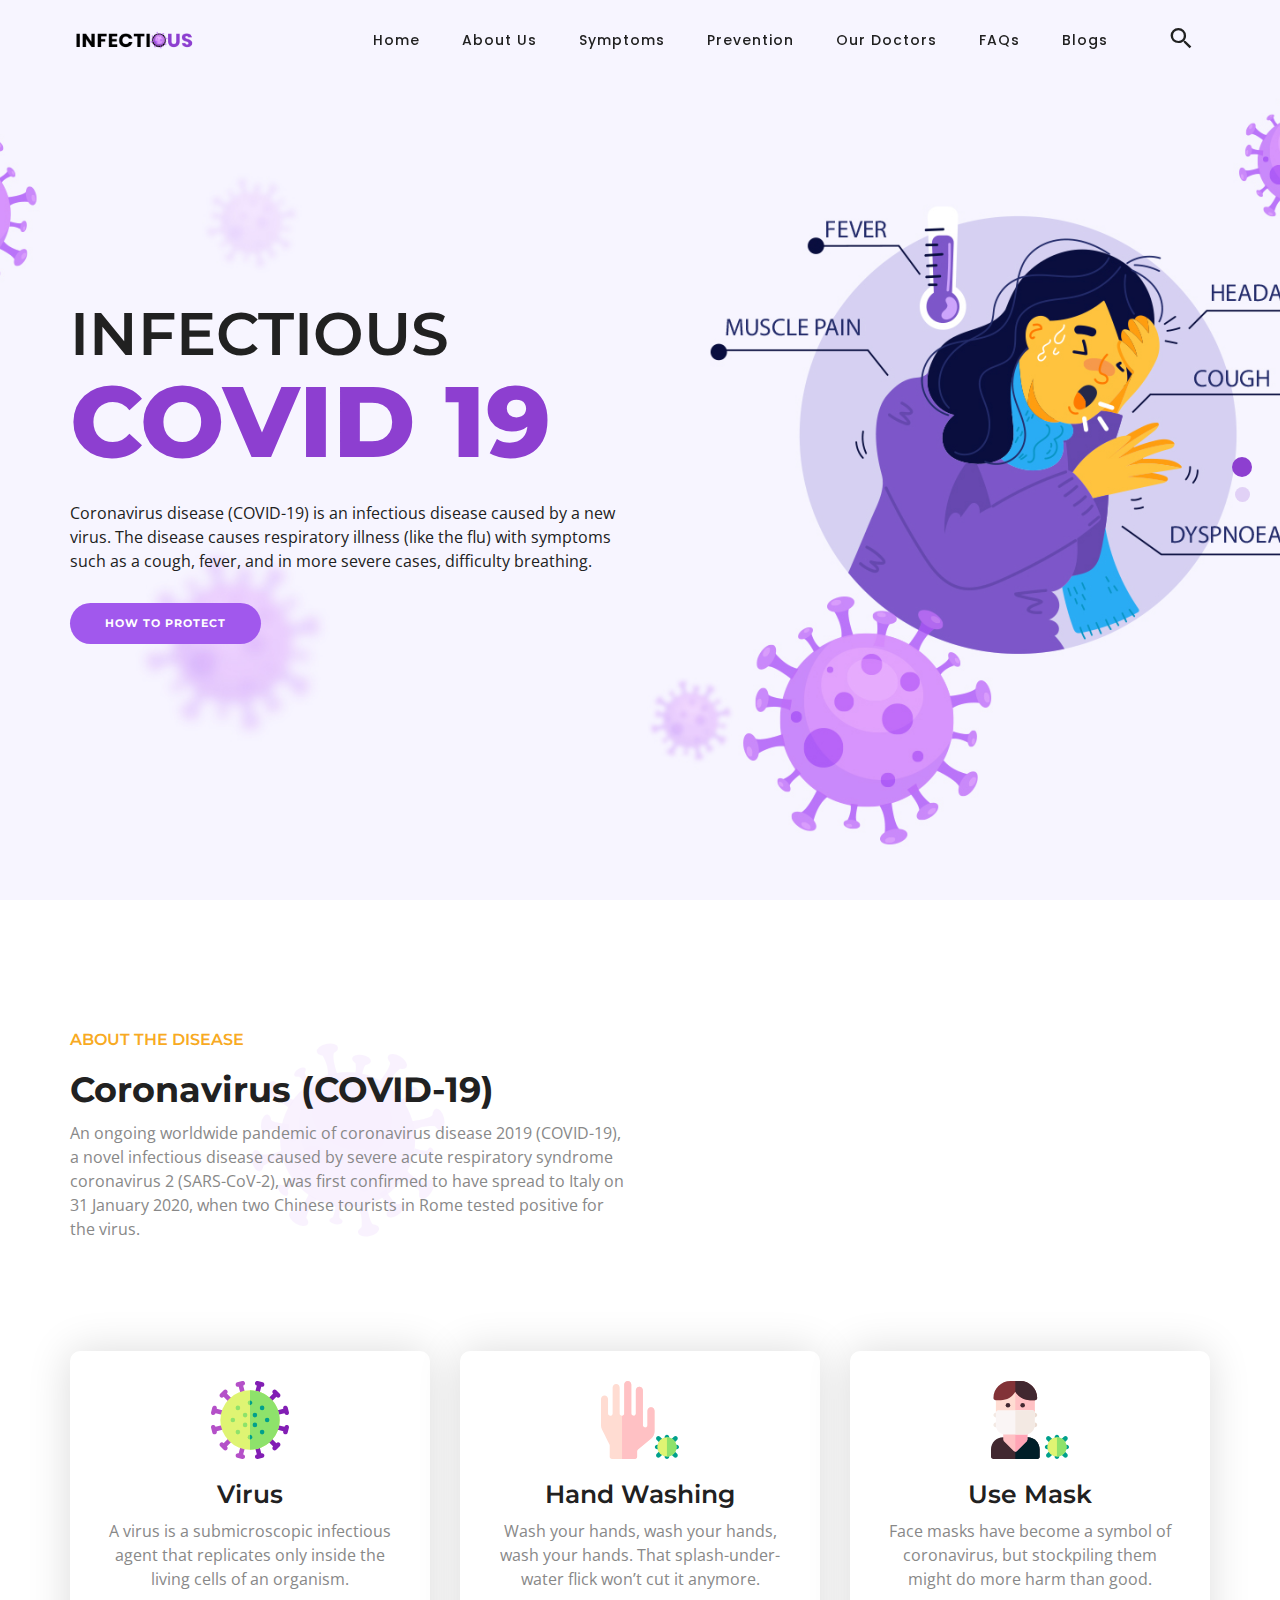
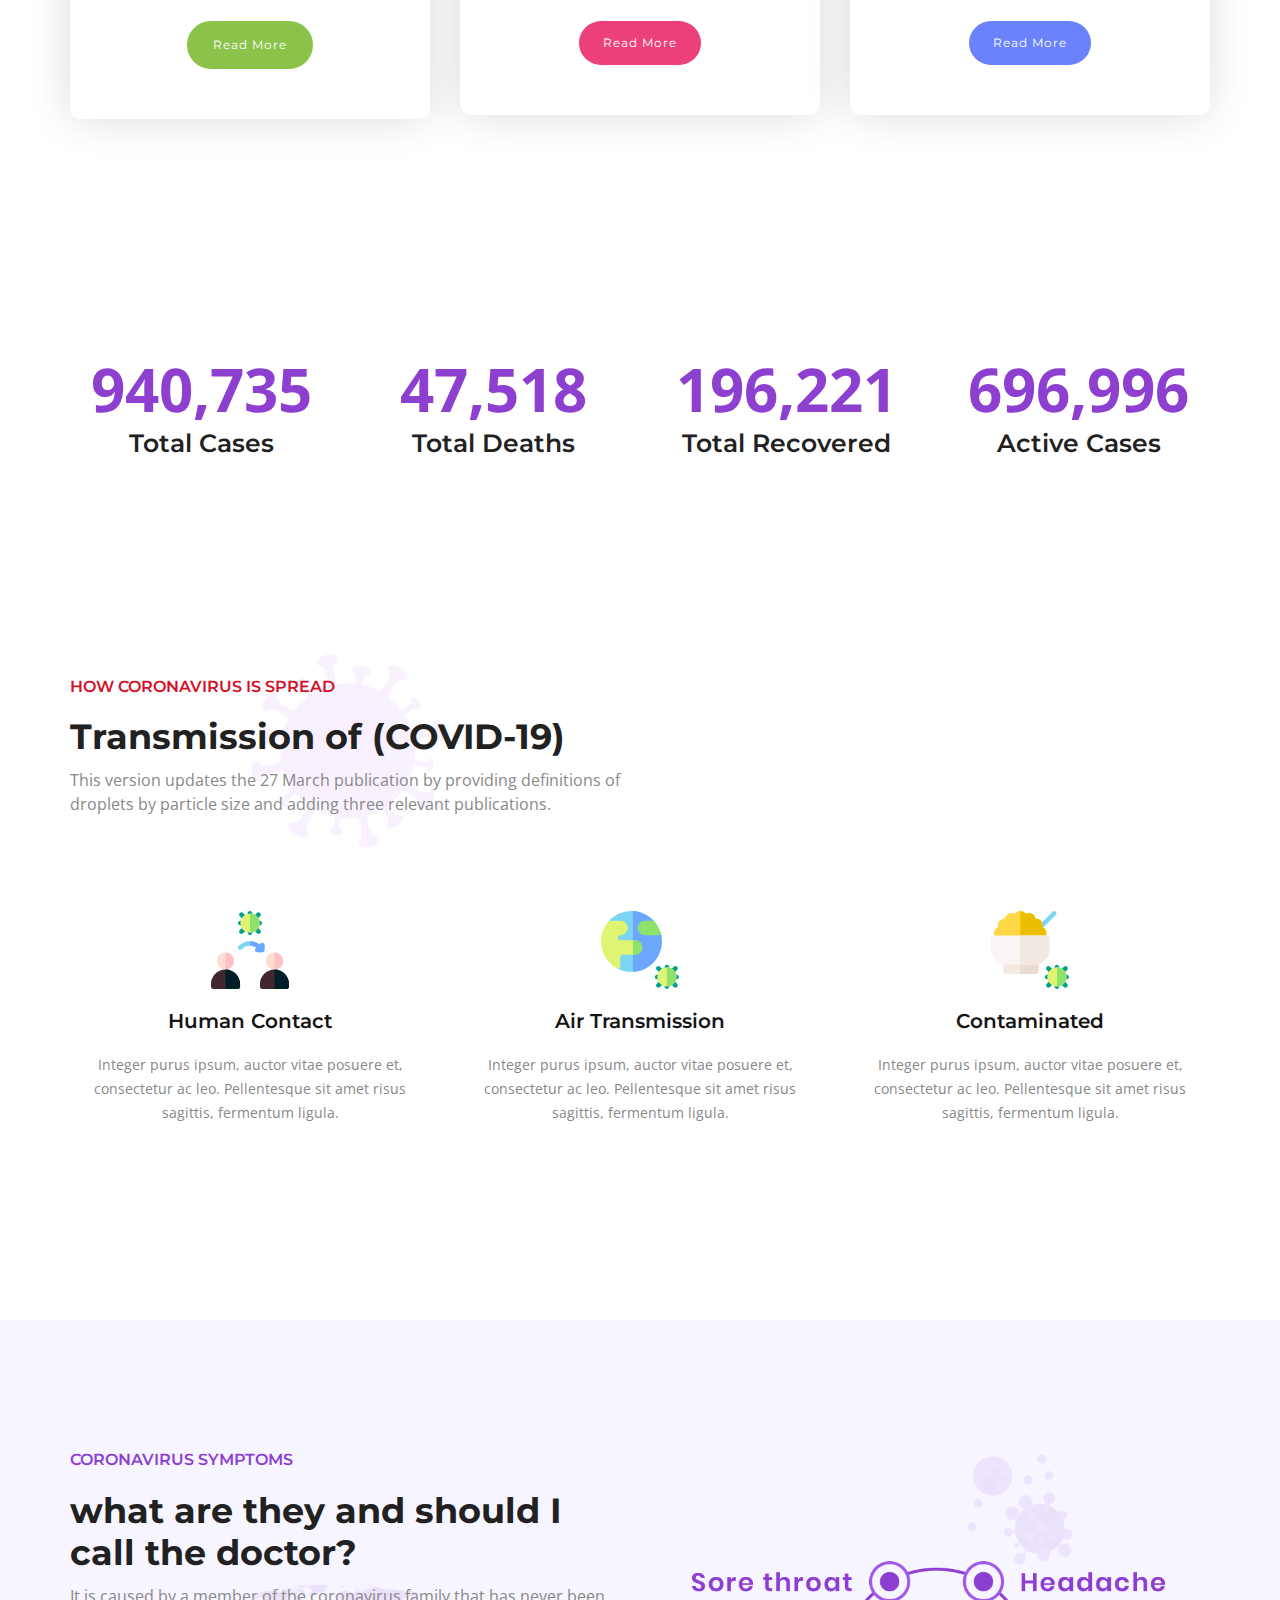
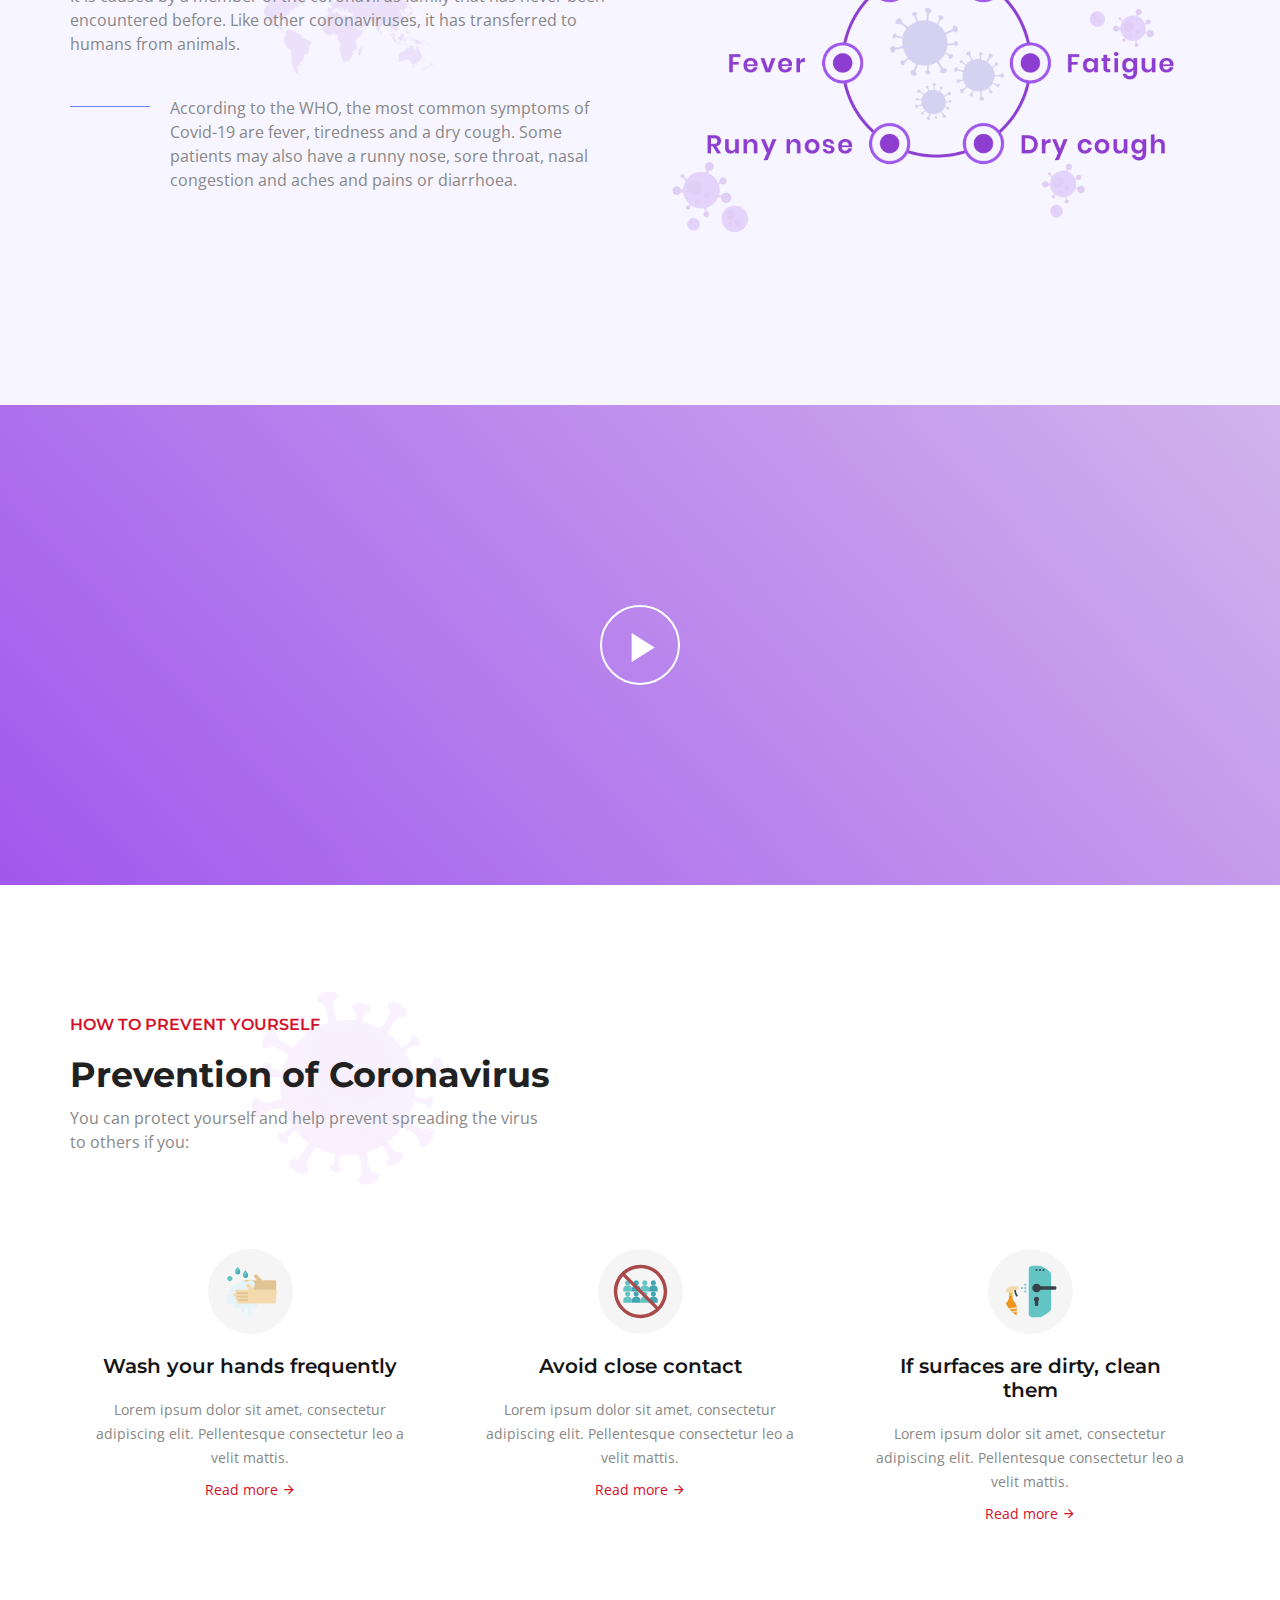
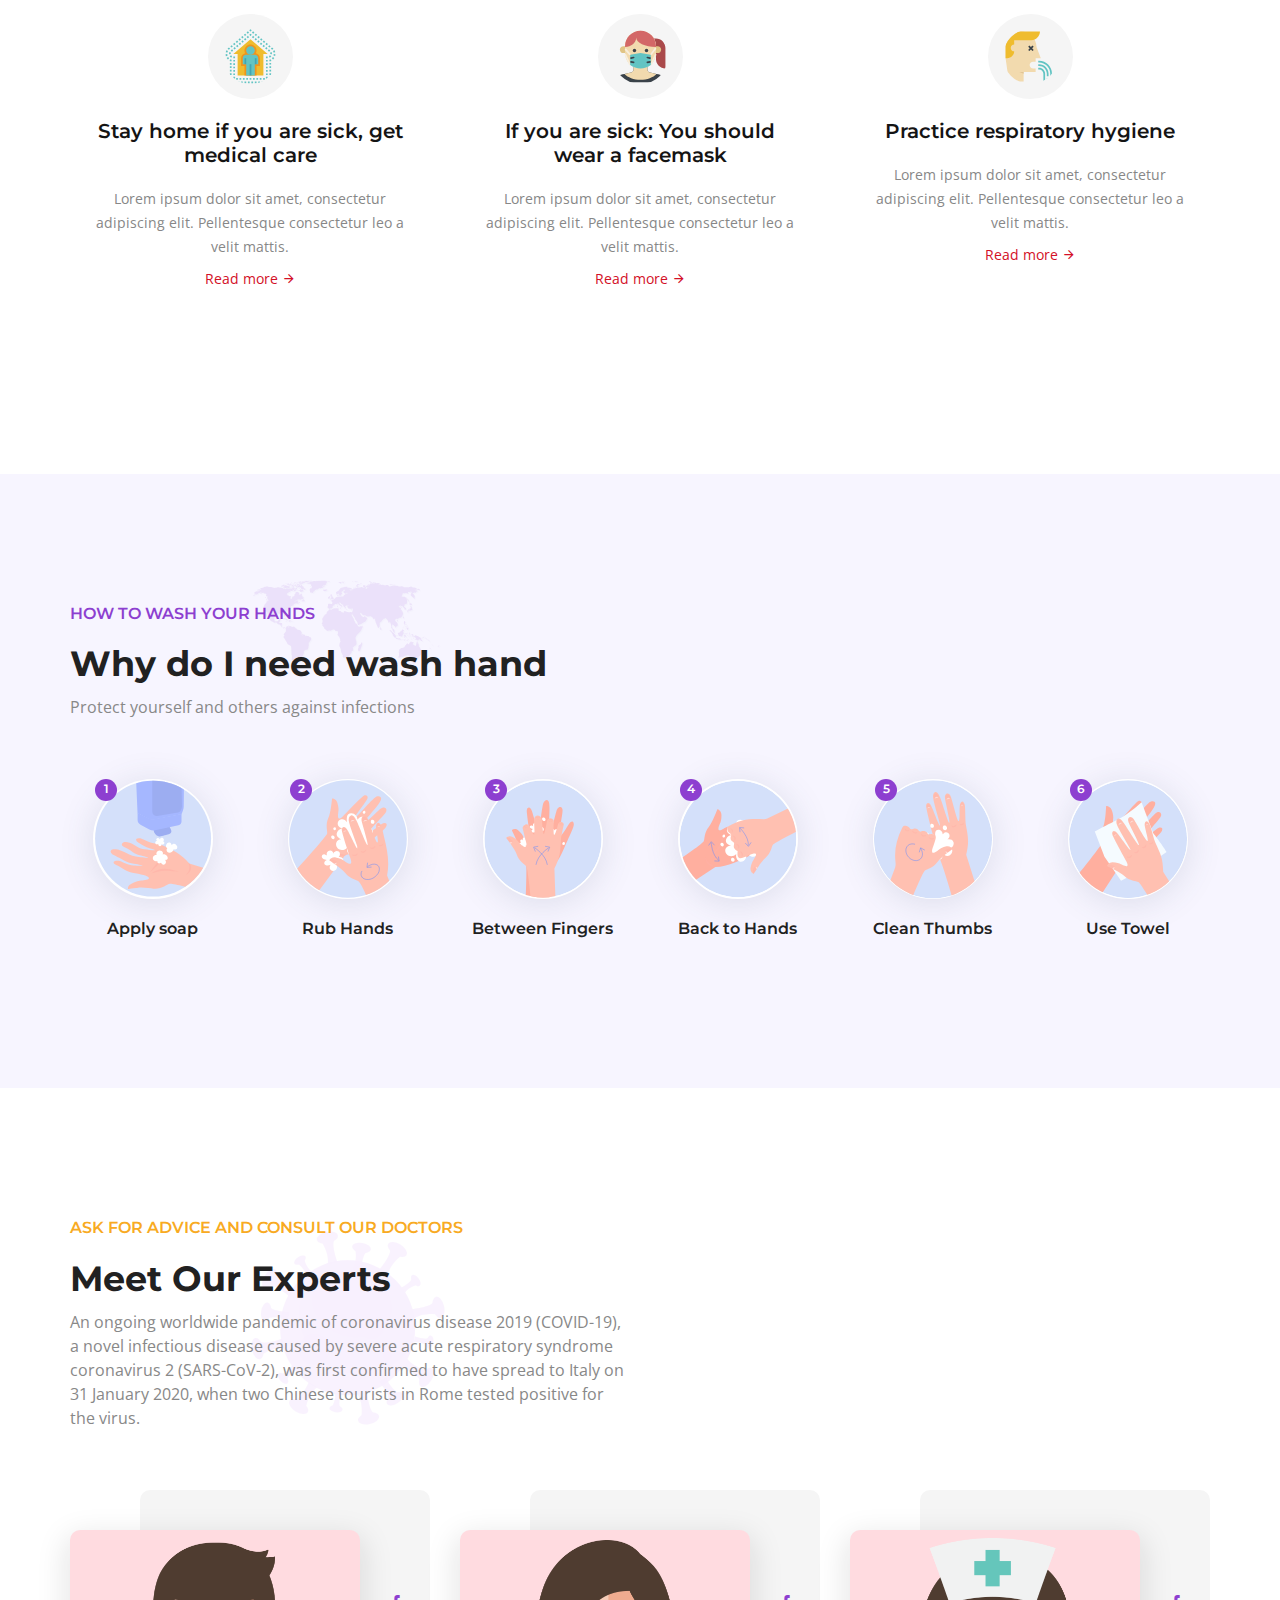
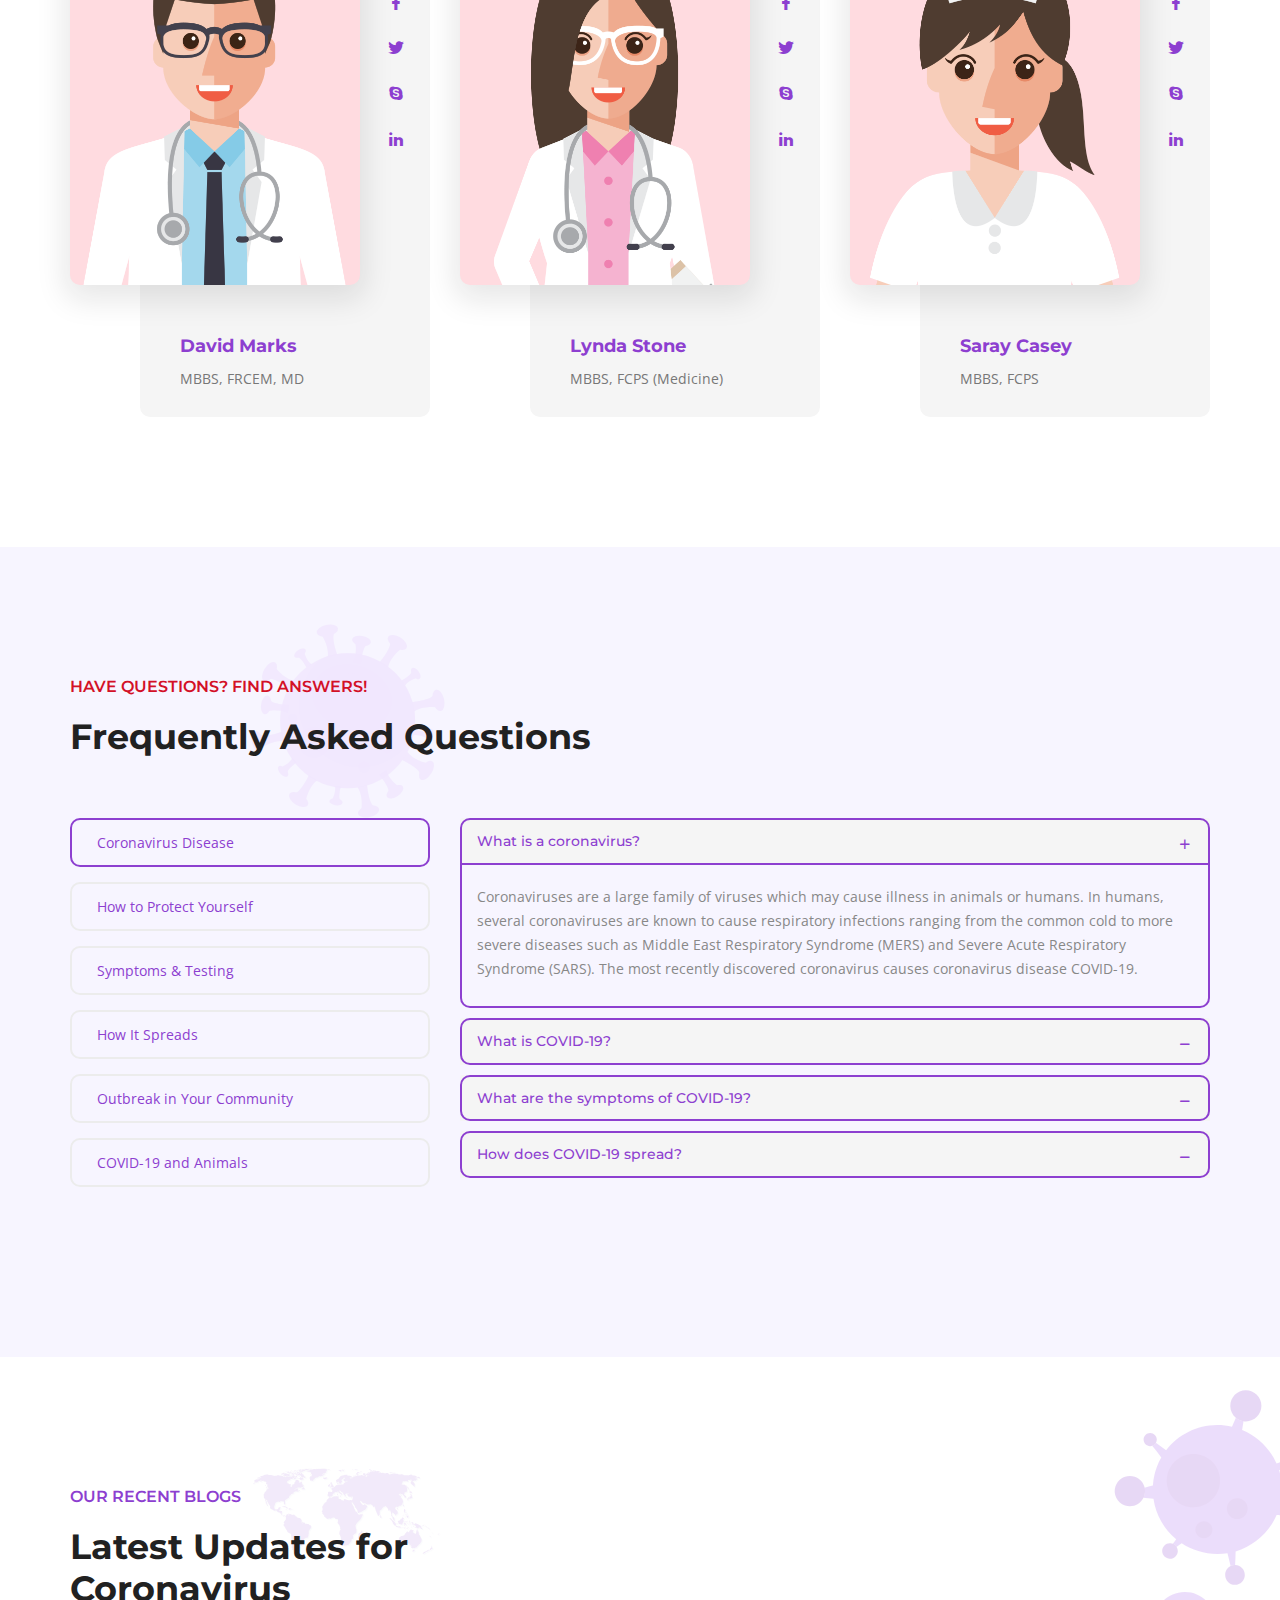
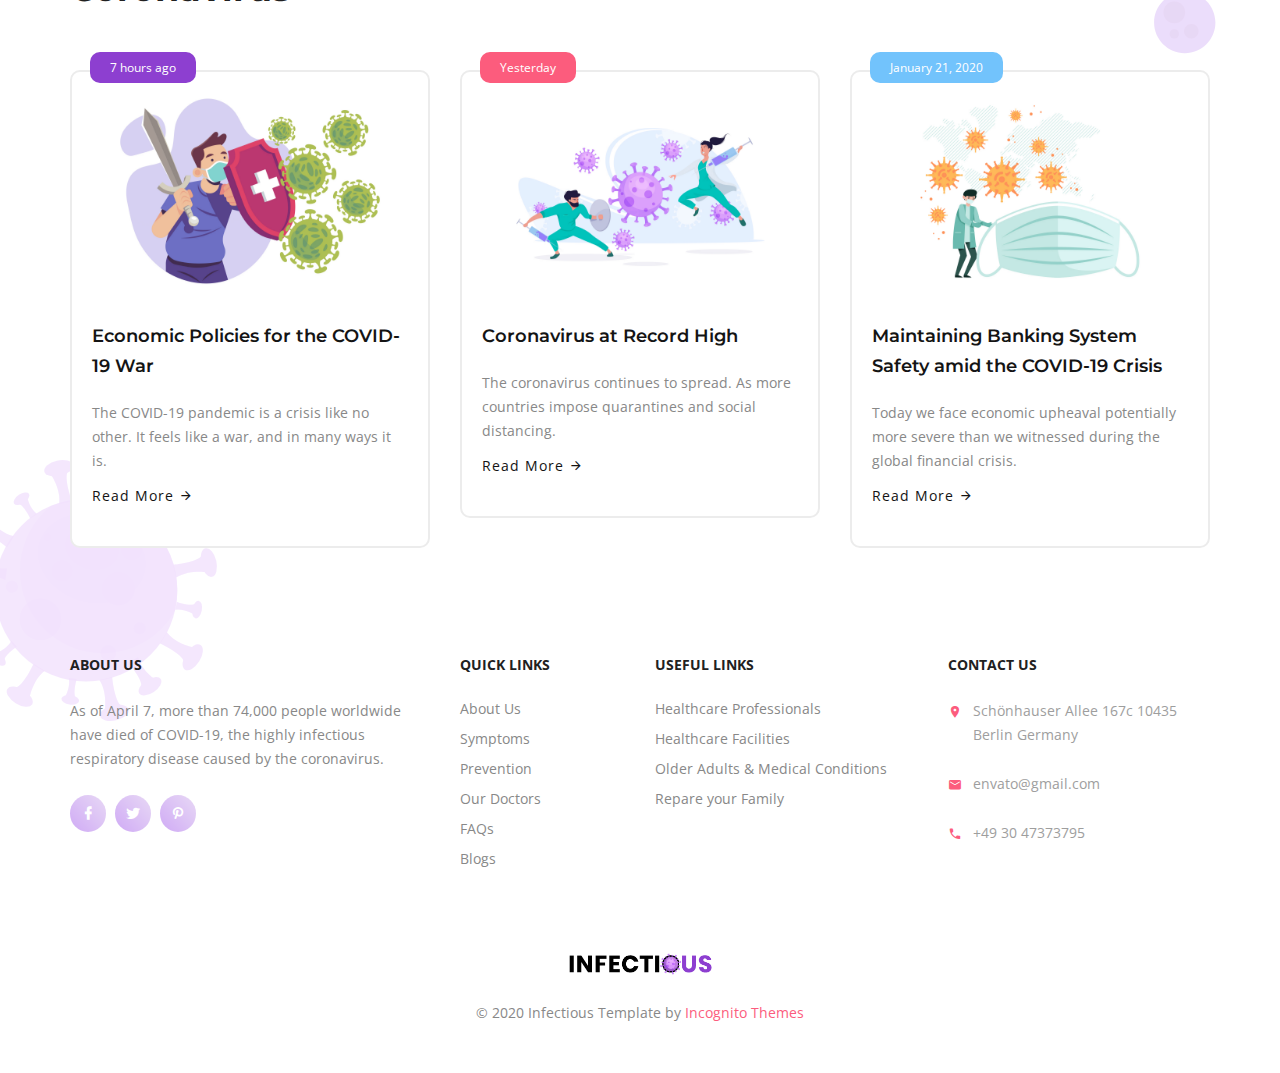
<file: index-2.html>
<!DOCTYPE html>
<html lang="en">

<!-- Mirrored from www.incognitothemes.com/infectious/index.html by HTTrack Website Copier/3.x [XR&CO'2014], Mon, 20 Jun 2022 15:15:05 GMT -->
<head>
<meta charset="utf-8">
<meta name="viewport" content="width=device-width, initial-scale=1">
<meta http-equiv="X-UA-Compatible" content="IE=edge">
<title>Infectious | Coronavirus (COVID 19) Medical HTML Template</title>

<link rel="shortcut icon" href="assets/images/favicon.ico">
<link rel="stylesheet" href="assets/css/master.css">
<link rel="stylesheet" href="assets/css/responsive.css">
</head>
<body>

<!--=== Loader Start ======-->
<div id="loader-overlay">
  <div class="loader">
    <div class="loader-inner"></div>
  </div>
</div>
<!--=== Loader End ======-->

<!--=== Wrapper Start ===-->
<div class="wrapper">

  <!--=== Header Start ===-->
  <nav class="navbar navbar-default navbar-fixed navbar-transparent white bootsnav on no-full">
    <!--=== Start Top Search ===-->
    <div class="fullscreen-search-overlay" id="search-overlay"> <a href="#" class="fullscreen-close" id="fullscreen-close-button"><i class="mdi mdi-close"></i></a>
      <div id="fullscreen-search-wrapper">
        <form method="get" id="fullscreen-searchform">
          <input type="text" value="" placeholder="Type and hit Enter..." id="fullscreen-search-input" class="search-bar-top">
          <i class="fullscreen-search-icon mdi mdi-magnify">
          <input value="" type="submit">
          </i>
        </form>
      </div>
    </div>
    <!--=== End Top Search ===-->

    <div class="container">
      <!--=== Start Atribute Navigation ===-->
      <div class="attr-nav">
        <ul>
        	<li class="search"><a href="#" id="search-button"><i class="mdi mdi-magnify"></i></a></li>
        </ul>
      </div>
      <!--=== End Atribute Navigation ===-->

      <!--=== Start Header Navigation ===-->
      <div class="navbar-header">
        <button type="button" class="navbar-toggle" data-toggle="collapse" data-target="#navbar-menu"> <i class="mdi mdi-menu"></i> </button>
        <div class="logo"> <a href="index-2.html"> <img class="logo logo-display" src="assets/images/logo-black.png" alt=""> <img class="logo logo-scrolled" src="assets/images/logo-black.png" alt=""> </a> </div>
      </div>
      <!--=== End Header Navigation ===-->

      <!--=== Collect the nav links, forms, and other content for toggling ===-->
      <div class="collapse navbar-collapse" id="navbar-menu">
        <ul class="nav navbar-nav navbar-right" data-in="fadeIn" data-out="fadeOut">
          <li><a class="page-scroll" href="#home">Home</a></li>
          <li><a class="page-scroll" href="#about">About Us</a></li>
          <li><a class="page-scroll" href="#symptom">Symptoms</a></li>
          <li><a class="page-scroll" href="#prevention">Prevention</a></li>
          <li><a class="page-scroll" href="#doctor">Our Doctors</a></li>
          <li><a class="page-scroll" href="#faqs">FAQs</a></li>
          <li><a class="page-scroll" href="#blog">Blogs</a></li>
        </ul>
      </div>
      <!--=== /.navbar-collapse ===-->
    </div>
  </nav>
  <!--=== Header End ===-->

  <!--=== Hero Slider Start ===-->

  <section class="home-slider" id="home">
    <div class="default-slider slick">
      <div class="slide">
        <div class="slide-img parallax-effect" style="background:url(assets/images/slides/home-bg-1.jpg) center center / cover scroll no-repeat;"></div>
        <div class="hero-text-wrap">
          <div class="hero-text">
            <div class="container">
              <div class="row">
                <div class="col-md-6">
                  <h3 class="upper-case dark-color font-600">Infectious</h3>
                  <h1 class="upper-case font-800 default-color">Covid 19</h1>
                  <p class="dark-color">Coronavirus disease (COVID-19) is an infectious disease caused by a new virus. The disease causes respiratory illness (like the flu) with symptoms such as a cough, fever, and in more severe cases, difficulty breathing.</p>
                  <p class="text-left mt-30"><a class="btn btn-color btn-circle btn-md">How to Protect</a> </p>
                </div>
              </div>
            </div>
          </div>
        </div>
      </div>
      <div class="slide">
        <div class="slide-img parallax-effect" style="background:url(assets/images/slides/home-bg-2.jpg) center center / cover scroll no-repeat;"></div>
        <div class="hero-text-wrap">
          <div class="hero-text">
            <div class="container">
              <div class="row">
                <div class="col-md-7">
                  <h3 class="upper-case dark-color font-600">Stay Home</h3>
                  <h1 class="upper-case font-800 green-color">Stay Safe</h1>
                  <p class="dark-color">Italy reported 683 new deaths in the coronavirus pandemic, bringing its total to 7,503. Spain, meanwhile, recorded more than 700 deaths over the past 24 hours.</p>
                  <p class="text-left mt-30"><a class="btn btn-green btn-circle btn-md">About Virus</a> </p>
                </div>
              </div>
            </div>
          </div>
        </div>
      </div>
    </div>
  </section>

  <!--=== Hero Slider End ===-->

  <!--=== Welcome Start ===-->
  <section id="about">
  	<div class="container">
  		<div class="row">
  			<div class="col-md-6 heading-style-one box-title-two text-left">
  				<h6 class="yellow-color text-uppercase">About the Disease</h6>
  				<h2><span class="font-700">Coronavirus (COVID-19)</h2>
          <p>An ongoing worldwide pandemic of coronavirus disease 2019 (COVID-19), a novel infectious disease caused by severe acute respiratory syndrome coronavirus 2 (SARS-CoV-2), was first confirmed to have spread to Italy on 31 January 2020, when two Chinese tourists in Rome tested positive for the virus.</p>
  			</div>
  		</div>

  		<div class="row mt-100">
  			<div class="col-md-4">
  				<div class="feature-box text-center feature-box-rounded mb-20">
  					<i class="virus-icon img-icon"></i>
  					<h3 class="font-600">Virus</h3>
  					<p>A virus is a submicroscopic infectious agent that replicates only inside the living cells of an organism.</p>
					<p class="mt-30">
						<a class="btn btn-green btn-sm btn-circle">Read More</a>
					</p>
  				</div>
  			</div>
  			<div class="col-md-4">
  				<div class="feature-box text-center feature-box-rounded mb-20">
  					<i class="hand-icon img-icon"></i>
  					<h3 class="font-600">Hand Washing</h3>
  					<p>Wash your hands, wash your hands, wash your hands. That splash-under-water flick won’t cut it anymore.</p>
					<p class="mt-30">
						<a class="btn btn-pink btn-sm btn-circle">Read More</a>
					</p>
  				</div>
  			</div>
  			<div class="col-md-4">
  				<div class="feature-box text-center feature-box-rounded">
  					<i class="mask-icon img-icon"></i>
  					<h3 class="font-600">Use Mask</h3>
  					<p>Face masks have become a symbol of coronavirus, but stockpiling them might do more harm than good.</p>
					<p class="mt-30">
						<a class="btn btn-purple btn-sm btn-circle">Read More</a>
					</p>
  				</div>
  			</div>
  		</div>
  	</div>
  </section>
  <!--=== Welcome End ===-->

  <!--=== Counter Start ===-->
  <section class="parallax-bg fixed-bg pt-70 pb-70" data-stellar-background-ratio="0.2" style="background-image: url(assets/images/background/pattern-parallax.jpg);">
    <div class="container">
      <div class="row">
        <div class="col-md-3 col-sm-6">
          <div class="counter-wrap">
            <h2><span class="counter">940,735</span></h2>
            <h3>Total Cases</h3>
          </div>
        </div>
        <div class="col-md-3 col-sm-6">
          <div class="counter-wrap">
            <h2><span class="counter">47,518</span></h2>
            <h3>Total Deaths</h3>
          </div>
        </div>
        <div class="col-md-3 col-sm-6">
          <div class="counter-wrap">
            <h2><span class="counter">196,221</span></h2>
            <h3>Total Recovered</h3>
          </div>
        </div>
        <div class="col-md-3 col-sm-6">
          <div class="counter-wrap">
            <h2><span class="counter">696,996</span></h2>
            <h3>Active Cases</h3>
          </div>
        </div>
      </div>
    </div>
  </section>
  <!--=== Counter End ===-->

  <!--=== Transmission Start ===-->
  <section>
  	<div class="container">
  		<div class="row">
  			<div class="col-md-6 heading-style-one box-title-two text-left">
  				<h6 class="red-color text-uppercase">How Coronavirus is Spread</h6>
  				<h2><span class="font-700">Transmission of (COVID-19)</h2>
          <p>This version updates the 27 March publication by providing definitions of droplets by particle size and adding three relevant publications. </p>
  			</div>
  		</div>

      <div class="row mt-50">
  			<div class="col-md-4 main-service-box text-center col-sm-4 feature-box">
  				<i class="infection-icon img-icon"></i>
  				<h4>Human Contact</h4>
  				<p>Integer purus ipsum, auctor vitae posuere et, consectetur ac leo. Pellentesque sit amet risus sagittis, fermentum ligula.</p>
  			</div>
  			<div class="col-md-4 main-service-box text-center col-sm-4 feature-box">
  				<i class="earth-icon img-icon"></i>
  				<h4>Air Transmission</h4>
  				<p>Integer purus ipsum, auctor vitae posuere et, consectetur ac leo. Pellentesque sit amet risus sagittis, fermentum ligula.</p>
  			</div>
  			<div class="col-md-4 main-service-box text-center col-sm-4 feature-box">
  				<i class="food-icon img-icon"></i>
  				<h4>Contaminated</h4>
  				<p>Integer purus ipsum, auctor vitae posuere et, consectetur ac leo. Pellentesque sit amet risus sagittis, fermentum ligula.</p>
  			</div>
  		</div>
  	</div>
  </section>
  <!--=== Transmission End ===-->

  <!--=== Symptoms Start ===-->
  <section class="light-bg" id="symptom">
  	<div class="container">
  		<div class="row">
        <div class="col-md-6 heading-style-one box-title">
  				<h6 class="default-color text-uppercase">Coronavirus symptoms</h6>
  				<h2><span class="font-700">what are they and should I call the doctor?</span></h2>
          <p>It is caused by a member of the coronavirus family that has never been encountered before. Like other coronaviruses, it has transferred to humans from animals.</p>
   				<div class="welcome-style-two mt-30">
   					<div class="thin-border-purple thin-borders pull-left"></div>
    					<p class="pull-left">According to the WHO, the most common symptoms of Covid-19 are fever, tiredness and a dry cough. Some patients may also have a runny nose, sore throat, nasal congestion and aches and pains or diarrhoea.</p>
    				</div>
  			</div>
        <div class="col-md-6">
  				<img class="img-responsive symptom-img" src="assets/images/symptom.png" alt="symptoms"/>
  			</div>
  		</div>
  	</div>
  </section>
  <!--=== Symptoms End ===-->

  <!--=== Video Start ===-->
  <section class="parallax-bg fixed-bg pt-200 pb-200" style="background-image: url(assets/images/background/parallax-bg.jpg);">
  	<div class="gradient-overlay"></div>
  	<div class="container">
  		<div class="row">
  			<div class="col-md-2 col-md-offset-5">
  				<div class="center-layout">
                <div class="v-align-middle"> <a class="popup-youtube" href="https://www.youtube.com/watch?v=sU3FkzUKHXU">
                  <div class="play-button"><i class="eicon mdi mdi-play"></i> </div>
                  </a> </div>
              </div>
  			</div>
  		</div>
  	</div>
  </section>
  <!--=== Video End ===-->

  <!--=== Prevention Start ===-->
  <section id="prevention">
  	<div class="container">
  		<div class="row">
  			<div class="col-md-6 heading-style-one box-title-two text-left">
  				<h6 class="red-color text-uppercase">How to Prevent Yourself</h6>
  				<h2><span class="font-700">Prevention of Coronavirus</h2>
          <p>You can protect yourself and help prevent spreading the virus<br> to others if you:</p>
  			</div>
  		</div>

      <div class="row mt-50">
  			<div class="col-md-4 main-service-box-2 text-center col-sm-4">
  				<i><img class="img-responsive" src="assets/images/hands-washing.svg" alt="hand-washing"></i>
  				<h4>Wash your hands frequently</h4>
  				<p>Lorem ipsum dolor sit amet, consectetur adipiscing elit. Pellentesque consectetur leo a velit mattis.</p>
          <a href="#.">Read more <i class="mdi mdi-arrow-right"></i></a>
  			</div>
        <div class="col-md-4 main-service-box-2 text-center col-sm-4">
  				<i><img class="img-responsive" src="assets/images/avoid-contact.svg" alt="avoid-contact"></i>
  				<h4>Avoid close contact</h4>
  				<p>Lorem ipsum dolor sit amet, consectetur adipiscing elit. Pellentesque consectetur leo a velit mattis.</p>
          <a href="#.">Read more <i class="mdi mdi-arrow-right"></i></a>
  			</div>
        <div class="col-md-4 main-service-box-2 text-center col-sm-4">
  				<i><img class="img-responsive" src="assets/images/cleaning-door.svg" alt="cleaning-door"></i>
  				<h4>If surfaces are dirty, clean them</h4>
  				<p>Lorem ipsum dolor sit amet, consectetur adipiscing elit. Pellentesque consectetur leo a velit mattis.</p>
          <a href="#.">Read more <i class="mdi mdi-arrow-right"></i></a>
  			</div>

        <div class="col-md-4 main-service-box-2 text-center col-sm-4">
  				<i><img class="img-responsive" src="assets/images/home-stay.svg" alt="home-stay"></i>
  				<h4>Stay home if you are sick,  get medical care</h4>
  				<p>Lorem ipsum dolor sit amet, consectetur adipiscing elit. Pellentesque consectetur leo a velit mattis.</p>
          <a href="#.">Read more <i class="mdi mdi-arrow-right"></i></a>
  			</div>
        <div class="col-md-4 main-service-box-2 text-center col-sm-4">
  				<i><img class="img-responsive" src="assets/images/mask-wearing.svg" alt="mask-wearing"></i>
  				<h4>If you are sick: You should wear a facemask</h4>
  				<p>Lorem ipsum dolor sit amet, consectetur adipiscing elit. Pellentesque consectetur leo a velit mattis.</p>
          <a href="#.">Read more <i class="mdi mdi-arrow-right"></i></a>
  			</div>
        <div class="col-md-4 main-service-box-2 text-center col-sm-4">
  				<i><img class="img-responsive" src="assets/images/vomiting-nausea.svg" alt="vomiting-nausea"></i>
  				<h4>Practice respiratory hygiene</h4>
  				<p>Lorem ipsum dolor sit amet, consectetur adipiscing elit. Pellentesque consectetur leo a velit mattis.</p>
          <a href="#.">Read more <i class="mdi mdi-arrow-right"></i></a>
  			</div>

  		</div>
  	</div>
  </section>
  <!--=== Prevention End ===-->

  <!--=== Hand Wash Start ===-->
  <section class="light-bg">
  	<div class="container">
  		<div class="row">
        <div class="col-md-6 heading-style-one box-title">
  				<h6 class="default-color text-uppercase">How to wash your hands</h6>
  				<h2><span class="font-700">Why do I need wash hand</span></h2>
          <p>Protect yourself and others against infections</p>
  			</div>
  		</div>

      <div class="row mt-30">
  			<div class="col-md-2 text-center col-sm-4">
          <div class="box-wrap">
            <span>1</span>
    				<div class="img-wrp"><img class="img-responsive" src="assets/images/step-1.svg" alt="step-1"></div>
    				<h4>Apply soap</h4>
          </div>
  			</div>

        <div class="col-md-2 main-service-box-3 text-center col-sm-4">
          <div class="box-wrap">
            <span>2</span>
    				<div class="img-wrp"><img class="img-responsive" src="assets/images/step-2.svg" alt="step-2"></div>
    				<h4>Rub Hands</h4>
          </div>
  			</div>

        <div class="col-md-2 main-service-box-3 text-center col-sm-4">
          <div class="box-wrap">
            <span>3</span>
    				<div class="img-wrp"><img class="img-responsive" src="assets/images/step-3.svg" alt="step-3"></div>
    				<h4>Between Fingers</h4>
          </div>
  			</div>

        <div class="col-md-2 main-service-box-3 text-center col-sm-4">
          <div class="box-wrap">
            <span>4</span>
    				<div class="img-wrp"><img class="img-responsive" src="assets/images/step-4.svg" alt="step-4"></div>
    				<h4>Back to Hands</h4>
          </div>
  			</div>

        <div class="col-md-2 main-service-box-3 text-center col-sm-4">
          <div class="box-wrap">
            <span>5</span>
    				<div class="img-wrp"><img class="img-responsive" src="assets/images/step-5.svg" alt="step-5"></div>
    				<h4>Clean Thumbs</h4>
          </div>
  			</div>

        <div class="col-md-2 main-service-box-3 text-center col-sm-4">
          <div class="box-wrap">
            <span>6</span>
    				<div class="img-wrp"><img class="img-responsive" src="assets/images/step-6.svg" alt="step-6"></div>
    				<h4>Use Towel</h4>
          </div>
  			</div>

  		</div>
  	</div>
  </section>
  <!--=== Hand Wash End ===-->

  <!--=== Our Team Start ===-->
  <section id="doctor">
  	<div class="container">
  		<div class="row">
  			<div class="col-md-6 heading-style-one box-title-two text-left">
  				<h6 class="yellow-color text-uppercase">Ask for advice and consult our doctors</h6>
  				<h2><span class="font-700">Meet Our Experts</h2>
          <p>An ongoing worldwide pandemic of coronavirus disease 2019 (COVID-19), a novel infectious disease caused by severe acute respiratory syndrome coronavirus 2 (SARS-CoV-2), was first confirmed to have spread to Italy on 31 January 2020, when two Chinese tourists in Rome tested positive for the virus.</p>
  			</div>
  		</div>

      <div class="row mt-50">
        <!-- Team Block -->
      		<div class="team-block col-lg-4 col-md-4 col-sm-12">
      			<div class="inner-box">
      				<ul class="social-icons">
      					<li><a href="#"><i class="mdi mdi-facebook"></i></a></li>
      					<li><a href="#"><i class="mdi mdi-twitter"></i></a></li>
      					<li><a href="#"><i class="mdi mdi-skype"></i></a></li>
      					<li><a href="#"><i class="mdi mdi-linkedin"></i></a></li>
      				</ul>
      				<div class="image">
      					<a href="#"><img src="assets/images/team/team-01.png" alt="" /></a>
      				</div>
      				<div class="lower-content">
      					<h3><a href="#">David Marks</a></h3>
      					<div class="designation">MBBS, FRCEM, MD</div>
      				</div>
      			</div>
      		</div>

      		<!-- Team Block -->
      		<div class="team-block col-lg-4 col-md-4 col-sm-12">
      			<div class="inner-box">
      				<ul class="social-icons">
      					<li><a href="#"><i class="mdi mdi-facebook"></i></a></li>
      					<li><a href="#"><i class="mdi mdi-twitter"></i></a></li>
      					<li><a href="#"><i class="mdi mdi-skype"></i></a></li>
      					<li><a href="#"><i class="mdi mdi-linkedin"></i></a></li>
      				</ul>
      				<div class="image">
      					<a href="#"><img src="assets/images/team/team-02.png" alt="" /></a>
      				</div>
      				<div class="lower-content">
      					<h3><a href="#">Lynda Stone</a></h3>
      					<div class="designation">MBBS, FCPS (Medicine)</div>
      				</div>
      			</div>
      		</div>

      		<!-- Team Block -->
      		<div class="team-block col-lg-4 col-md-4 col-sm-12">
      			<div class="inner-box">
      				<ul class="social-icons">
      					<li><a href="#"><i class="mdi mdi-facebook"></i></a></li>
      					<li><a href="#"><i class="mdi mdi-twitter"></i></a></li>
      					<li><a href="#"><i class="mdi mdi-skype"></i></a></li>
      					<li><a href="#"><i class="mdi mdi-linkedin"></i></a></li>
      				</ul>
      				<div class="image">
      					<a href="#"><img src="assets/images/team/team-03.png" alt="" /></a>
      				</div>
      				<div class="lower-content">
      					<h3><a href="#">Saray Casey</a></h3>
      					<div class="designation">MBBS, FCPS</div>
      				</div>
      			</div>
      		</div>

      </div>
  	</div>
  </section>
  <!--=== Our Team End ===-->

  <!--=== Faqs Start ===-->
  <section class="light-bg" id="faqs">
  	<div class="container">
  		<div class="row">
  			<div class="col-md-6 heading-style-one box-title-two text-left">
  				<h6 class="red-color text-uppercase">Have questions? Find answers!</h6>
  				<h2><span class="font-700">Frequently Asked Questions</h2>
  			</div>
  		</div>
      <div class="tabs-style-03">
        <div class="row mt-50">
          <div class="icon-tabs">
            <div class="col-lg-4">
              <!--== Nav tabs ==-->
              <ul class="nav nav-tabs text-center" role="tablist">
                <li role="presentation" class="active"><a href="#disease" role="tab" data-toggle="tab">Coronavirus Disease</a></li>
                <li role="presentation"><a href="#protect" role="tab" data-toggle="tab">How to Protect Yourself</a></li>
                <li role="presentation"><a href="#symtom" role="tab" data-toggle="tab">Symptoms & Testing</a></li>
                <li role="presentation"><a href="#spread" role="tab" data-toggle="tab">How It Spreads</a></li>
                <li role="presentation"><a href="#outbreak" role="tab" data-toggle="tab">Outbreak in Your Community</a></li>
                <li role="presentation"><a href="#animal" role="tab" data-toggle="tab">COVID-19 and Animals</a></li>
              </ul>
            </div>
            <div class="col-lg-8">
              <!--== Tab panes ==-->
              <div class="tab-content text-center">
                <div role="tabpanel" class="tab-pane fade in active" id="disease">
                  <div class="panel-group accordion-color" id="accordion">
                    <div class="panel panel-default">
                      <div class="panel-heading">
                        <h3 class="panel-title"> <a data-toggle="collapse" data-parent="#accordion" href="#collapseOne"> What is a coronavirus? </a> </h3>
                      </div>
                      <div id="collapseOne" class="panel-collapse collapse in">
                        <div class="panel-body"><p>Coronaviruses are a large family of viruses which may cause illness in animals or humans.  In humans, several coronaviruses are known to cause respiratory infections ranging from the common cold to more severe diseases such as Middle East Respiratory Syndrome (MERS) and Severe Acute Respiratory Syndrome (SARS). The most recently discovered coronavirus causes coronavirus disease COVID-19.</p></div>
                      </div>
                    </div>
                    <div class="panel panel-default">
                      <div class="panel-heading">
                        <h3 class="panel-title"> <a class="collapsed" data-toggle="collapse" data-parent="#accordion" href="#collapseTwo">What is COVID-19?</a> </h3>
                      </div>
                      <div id="collapseTwo" class="panel-collapse collapse">
                        <div class="panel-body"><p>COVID-19 is the infectious disease caused by the most recently discovered coronavirus. This new virus and disease were unknown before the outbreak began in Wuhan, China, in December 2019.</p></div>
                      </div>
                    </div>
                    <div class="panel panel-default">
                      <div class="panel-heading">
                        <h3 class="panel-title"> <a class="collapsed" data-toggle="collapse" data-parent="#accordion" href="#collapseThree">What are the symptoms of COVID-19?</a> </h3>
                      </div>
                      <div id="collapseThree" class="panel-collapse collapse">
                        <div class="panel-body"><p>The most common symptoms of COVID-19 are fever, tiredness, and dry cough. Some patients may have aches and pains, nasal congestion, runny nose, sore throat or diarrhea. These symptoms are usually mild and begin gradually. Some people become infected but don’t develop any symptoms and don't feel unwell.</p></div>
                      </div>
                    </div>
                    <div class="panel panel-default">
                      <div class="panel-heading">
                        <h3 class="panel-title"> <a class="collapsed" data-toggle="collapse" data-parent="#accordion" href="#collapseFour">How does COVID-19 spread?</a> </h3>
                      </div>
                      <div id="collapseFour" class="panel-collapse collapse">
                        <div class="panel-body"><p>People can catch COVID-19 from others who have the virus. The disease can spread from person to person through small droplets from the nose or mouth which are spread when a person with COVID-19 coughs or exhales. These droplets land on objects and surfaces around the person.</p></div>
                      </div>
                    </div>
                  </div>
                </div>
                <div role="tabpanel" class="tab-pane fade" id="protect">
                  <div class="panel-group accordion-color" id="accordion-2">
                    <div class="panel panel-default">
                      <div class="panel-heading">
                        <h3 class="panel-title"> <a data-toggle="collapse" data-parent="#accordion-2" href="#collapseFive"> Should I wear a mask to protect myself? </a> </h3>
                      </div>
                      <div id="collapseFive" class="panel-collapse collapse in">
                        <div class="panel-body">
                          <p>Only wear a mask if you are ill with COVID-19 symptoms (especially coughing) or looking after someone who may have COVID-19. Disposable face mask can only be used once. If you are not ill or looking after someone who is ill then you are wasting a mask. There is a world-wide shortage of masks, so WHO urges people to use masks wisely.</p>
                          <p>WHO advises rational use of medical masks to avoid unnecessary wastage of precious resources and mis-use of masks  (see Advice on the use of masks).</p>
                          <p>The most effective ways to protect yourself and others against COVID-19 are to frequently clean your hands, cover your cough with the bend of elbow or tissue and maintain a distance of at least 1 meter (3 feet) from people who are coughing or sneezing. See basic protective measures against the new coronavirus for more information.</p>
                        </div>
                      </div>
                    </div>
                    <div class="panel panel-default">
                      <div class="panel-heading">
                        <h3 class="panel-title"> <a class="collapsed" data-toggle="collapse" data-parent="#accordion-2" href="#collapseSix">What can I do to protect myself and prevent the spread of disease?</a> </h3>
                      </div>
                      <div id="collapseSix" class="panel-collapse collapse">
                        <div class="panel-body">
                          <h3>Protection measures for everyone</h3>
                          <p>Stay aware of the latest information on the COVID-19 outbreak, available on the WHO website and through your national and local public health authority. Many countries around the world have seen cases of COVID-19 and several have seen outbreaks. Authorities in China and some other countries have succeeded in slowing or stopping their outbreaks. However, the situation is unpredictable so check regularly for the latest news.</p>
                          <p>You can reduce your chances of being infected or spreading COVID-19 by taking some simple precautions:</p>
                          <ul>
                            <li>Regularly and thoroughly clean your hands with an alcohol-based hand rub or wash them with soap and water. Why? Washing your hands with soap and water or using alcohol-based hand rub kills viruses that may be on your hands.</li>
                            <li>Maintain at least 1 metre (3 feet) distance between yourself and anyone who is coughing or sneezing. Why? When someone coughs or sneezes they spray small liquid droplets from their nose or mouth which may contain virus. If you are too close, you can breathe in the droplets, including the COVID-19 virus if the person coughing has the disease.</li>
                            <li>Avoid touching eyes, nose and mouth. Why? Hands touch many surfaces and can pick up viruses. Once contaminated, hands can transfer the virus to your eyes, nose or mouth. From there, the virus can enter your body and can make you sick.</li>
                            <li>Make sure you, and the people around you, follow good respiratory hygiene. This means covering your mouth and nose with your bent elbow or tissue when you cough or sneeze. Then dispose of the used tissue immediately. Why? Droplets spread virus. By following good respiratory hygiene you protect the people around you from viruses such as cold, flu and COVID-19.</li>
                            <li>Stay home if you feel unwell. If you have a fever, cough and difficulty breathing, seek medical attention and call in advance. Follow the directions of your local health authority. Why? National and local authorities will have the most up to date information on the situation in your area. Calling in advance will allow your health care provider to quickly direct you to the right health facility. This will also protect you and help prevent spread of viruses and other infections.</li>
                            <li>Keep up to date on the latest COVID-19 hotspots (cities or local areas where COVID-19 is spreading widely). If possible, avoid traveling to places &nbsp;– especially if you are an older person or have diabetes, heart or lung disease. Why? You have a higher chance of catching COVID-19 in one of these areas.</li>
                          </ul>
                        </div>
                      </div>
                    </div>
                    <div class="panel panel-default">
                      <div class="panel-heading">
                        <h3 class="panel-title"> <a class="collapsed" data-toggle="collapse" data-parent="#accordion-2" href="#collapseSeven">What should people at higher risk of serious illness with COVID-19 do?</a> </h3>
                      </div>
                      <div id="collapseSeven" class="panel-collapse collapse">
                        <div class="panel-body"><p>If you are at higher risk of getting very sick from COVID-19, you should: stock up on supplies; take everyday precautions to keep space between yourself and others; when you go out in public, keep away from others who are sick; limit close contact and wash your hands often; and avoid crowds, cruise travel, and non-essential travel. If there is an outbreak in your community, stay home as much as possible. Watch for symptoms and emergency signs. If you get sick, stay home and call your doctor. More information on how to prepare, what to do if you get sick, and how communities and caregivers can support those at higher risk is available on <a href="https://www.cdc.gov/coronavirus/2019-ncov/specific-groups/high-risk-complications.html" target="_blank">People at Risk for Serious Illness from COVID-19</a>.</p></div>
                      </div>
                    </div>
                    <div class="panel panel-default">
                      <div class="panel-heading">
                        <h3 class="panel-title"> <a class="collapsed" data-toggle="collapse" data-parent="#accordion-2" href="#collapseEigth">Is it okay for me to donate blood?</a> </h3>
                      </div>
                      <div id="collapseEigth" class="panel-collapse collapse">
                        <div class="panel-body"><p>In healthcare settings across the United States, donated blood is a lifesaving, essential part of caring for patients. The need for donated blood is constant, and blood centers are open and in urgent need of donations. CDC encourages people who are well to continue to donate blood if they are able, even if they are practicing social distancing because of COVID-19. CDC is supporting blood centers by providing recommendations that will keep donors and staff safe. Examples of these recommendations include spacing donor chairs 6 feet apart, thoroughly adhering to environmental cleaning practices, and encouraging donors to make donation appointments ahead of time.</p></div>
                      </div>
                    </div>
                  </div>
                </div>
                <div role="tabpanel" class="tab-pane fade" id="symtom">
                  <div class="panel-group accordion-color" id="accordion-3">
                    <div class="panel panel-default">
                      <div class="panel-heading">
                        <h3 class="panel-title"> <a data-toggle="collapse" data-parent="#accordion-3" href="#collapseNine">What are the symptoms and complications that COVID-19 can cause?</a> </h3>
                      </div>
                      <div id="collapseNine" class="panel-collapse collapse in">
                        <div class="panel-body">
                          <p>Current symptoms reported for patients with COVID-19 have included mild to severe respiratory illness with fever<a href="https://www.cdc.gov/coronavirus/2019-ncov/symptoms-testing/symptoms.html"><sup>1</sup></a>, cough, and difficulty breathing. Read about <a href="https://www.cdc.gov/coronavirus/2019-ncov/symptoms-testing/symptoms.html" target="_blank">COVID-19 Symptoms</a>.</p>
                        </div>
                      </div>
                    </div>
                    <div class="panel panel-default">
                      <div class="panel-heading">
                        <h3 class="panel-title"> <a class="collapsed" data-toggle="collapse" data-parent="#accordion-3" href="#collapseTen">Should I be tested for COVID-19?</a> </h3>
                      </div>
                      <div id="collapseTen" class="panel-collapse collapse">
                        <div class="panel-body">
                          <p>Not everyone needs to be tested for COVID-19. For information about testing, see <a href="https://www.cdc.gov/coronavirus/2019-ncov/symptoms-testing/testing.html" target="_blank">Testing for COVID-19</a>.</p>
                        </div>
                      </div>
                    </div>
                    <div class="panel panel-default">
                      <div class="panel-heading">
                        <h3 class="panel-title"> <a class="collapsed" data-toggle="collapse" data-parent="#accordion-3" href="#collapseEleven">Where can I get tested for COVID-19?</a> </h3>
                      </div>
                      <div id="collapseEleven" class="panel-collapse collapse">
                        <div class="panel-body"><p>The process and locations for testing vary from place to place. Contact your state, local, tribal, or territorial department for more information, or reach out to a medical provider. State and local public health departments have received tests from CDC while medical providers are getting tests developed by commercial manufacturers. While supplies of these tests are increasing, it may still be difficult to find someplace to get tested. See <a href="https://www.cdc.gov/coronavirus/2019-ncov/symptoms-testing/testing.html" target="_blank">Testing for COVID-19</a>&nbsp;for more information.</p></div>
                      </div>
                    </div>
                    <div class="panel panel-default">
                      <div class="panel-heading">
                        <h3 class="panel-title"> <a class="collapsed" data-toggle="collapse" data-parent="#accordion-2" href="#collapseTwelve">Can a person test negative and later test positive for COVID-19?</a> </h3>
                      </div>
                      <div id="collapseTwelve" class="panel-collapse collapse">
                        <div class="panel-body">
                          <p>Using the CDC-developed diagnostic test, a negative result means that the virus that causes COVID-19 was not found in the person’s sample. In the early stages of infection, it is possible the virus will not be detected.</p>
                          <p>For COVID-19, a negative test result for a sample collected while a person has symptoms likely means that the COVID-19 virus is not causing their current illness.</p>
                        </div>
                      </div>
                    </div>
                  </div>
                </div>
                <div role="tabpanel" class="tab-pane fade" id="spread">
                  <div class="panel-group accordion-color" id="accordion-4">
                    <div class="panel panel-default">
                      <div class="panel-heading">
                        <h3 class="panel-title"> <a data-toggle="collapse" data-parent="#accordion-4" href="#collapseThirteen">What is the source of the virus?</a> </h3>
                      </div>
                      <div id="collapseThirteen" class="panel-collapse collapse in">
                        <div class="panel-body">
                          <p>COVID-19 is caused by a coronavirus called SARS-CoV-2. Coronaviruses are a large family of viruses that are common in people and may different species of animals, including camels, cattle, cats, and bats. &nbsp;Rarely, animal coronaviruses can infect people and then spread between people. This occurred with <a href="https://www.cdc.gov/coronavirus/mers/index.html" target="_blank">MERS-CoV</a> and <a href="https://www.cdc.gov/sars/index.html" target="_blank">SARS-CoV</a>, and now with the virus that causes COVID-19. More information about the source and spread of COVID-19 is available on the <a href="https://www.cdc.gov/coronavirus/2019-ncov/cases-updates/summary.html#emergence" target="_blank">Situation Summary: Source and Spread of the Virus</a>.</p>
                        </div>
                      </div>
                    </div>
                    <div class="panel panel-default">
                      <div class="panel-heading">
                        <h3 class="panel-title"> <a class="collapsed" data-toggle="collapse" data-parent="#accordion-4" href="#collapseFourteen">How does the virus spread?</a> </h3>
                      </div>
                      <div id="collapseFourteen" class="panel-collapse collapse">
                        <div class="panel-body">
                          <p>The virus that causes COVID-19 is thought to spread mainly from person to person, mainly through respiratory droplets produced when an infected person coughs or sneezes. These droplets can land in the mouths or noses of people who are nearby or possibly be inhaled into the lungs. Spread is more likely when people are in close contact with one another (within about 6 feet).</p>
                          <p>COVID-19 seems to be spreading easily and sustainably in the community (“community spread”) in <a href="https://www.cdc.gov/coronavirus/2019-ncov/prevent-getting-sick/how-covid-spreads.html" target="_blank">many affected geographic areas</a>. Community spread means people have been infected with the virus in an area, including some who are not sure how or where they became infected.</p>
                          <p>Learn what is known about the <a href="https://www.cdc.gov/coronavirus/2019-ncov/prepare/transmission.html?CDC_AA_refVal=https%3A%2F%2Fwww.cdc.gov%2Fcoronavirus%2F2019-ncov%2Fabout%2Ftransmission.html" target="_blank">spread of newly emerged coronaviruses</a>.</p>
                        </div>
                      </div>
                    </div>
                    <div class="panel panel-default">
                      <div class="panel-heading">
                        <h3 class="panel-title"> <a class="collapsed" data-toggle="collapse" data-parent="#accordion-4" href="#collapseFifteen">Why are we seeing a rise in cases?</a> </h3>
                      </div>
                      <div id="collapseFifteen" class="panel-collapse collapse">
                        <div class="panel-body">
                          <p>The <a href="https://www.cdc.gov/coronavirus/2019-ncov/cases-updates/cases-in-us.html" target="_blank">number of cases of COVID-19</a> being reported in the United States is rising due to <a href="https://incognitothemes.com/coronavirus/2019-ncov/cases-updates/testing-in-us.html">increased laboratory testing</a> and reporting across the country. The growing number of cases in part reflects the rapid spread of COVID-19 as many U.S. states and territories experience community spread. More detailed and accurate data will allow us to better understand and track the size and scope of the outbreak and strengthen prevention and response efforts.</p>
                        </div>
                      </div>
                    </div>
                    <div class="panel panel-default">
                      <div class="panel-heading">
                        <h3 class="panel-title"> <a class="collapsed" data-toggle="collapse" data-parent="#accordion-4" href="#collapseSixteen">Can I get sick with COVID-19 if it is on food?</a> </h3>
                      </div>
                      <div id="collapseSixteen" class="panel-collapse collapse">
                        <div class="panel-body">
                          <p>Based on information about this novel coronavirus thus far, it seems unlikely that COVID-19 can be transmitted through food – additional investigation is needed.</p>
                        </div>
                      </div>
                    </div>
                  </div>
                </div>
                <div role="tabpanel" class="tab-pane fade" id="outbreak">
                  <div class="panel-group accordion-color" id="accordion-5">
                    <div class="panel panel-default">
                      <div class="panel-heading">
                        <h3 class="panel-title"> <a data-toggle="collapse" data-parent="#accordion-5" href="#collapseSeventeen">What should I do if there is an outbreak in my community?</a> </h3>
                      </div>
                      <div id="collapseSeventeen" class="panel-collapse collapse in">
                        <div class="panel-body">
                          <p>During an outbreak, stay calm and put your preparedness plan to work. Follow the steps below:</p>
                          <p><strong><a href="https://www.cdc.gov/coronavirus/2019-ncov/prevent-getting-sick/prevention.html" target="_blank">Protect yourself and others</a>.</strong></p>
                          <ul>
                          <li>Stay home if you are sick. Keep away from people who are sick. Limit close contact with others as much as possible (about 6 feet).</li>
                          </ul>
                          <p><strong>Put your household plan into action. </strong></p>
                          <ul>
                          <li><strong>Stay informed about the local COVID-19 situation</strong>. Be aware of temporary school dismissals in your area, as this may affect your household’s daily routine.</li>
                          </ul>
                          <ul>
                          <li><strong>Continue practicing everyday preventive actions. </strong>Cover coughs and sneezes with a tissue and wash your hands often with soap and water for at least 20 seconds. If soap and water are not available, use a hand sanitizer that contains 60% alcohol. Clean frequently touched surfaces and objects daily using a regular household detergent and water.</li>
                          <li><strong>Notify your workplace as soon as possible if your regular work schedule changes.</strong> Ask to work from home or take leave if you or someone in your household gets sick with <a href="https://www.cdc.gov/coronavirus/2019-ncov/about/symptoms.html" target="_blank">COVID-19 symptoms</a>, or if your child’s school is dismissed temporarily. <a href="https://www.cdc.govhttps://www.cdc.gov/coronavirus/2019-ncov/community/guidance-business-response.html" target="_blank">Learn how businesses and employers can plan for and respond to COVID-19.</a></li>
                          <li><strong>Stay in touch with others by phone or email. </strong>If you have a chronic medical condition and live alone, ask family, friends, and health care providers to check on you during an outbreak. Stay in touch with family and friends, especially those at increased risk of developing severe illness, such as older adults and people with severe chronic medical conditions.</li>
                          </ul>
                        </div>
                      </div>
                    </div>
                    <div class="panel panel-default">
                      <div class="panel-heading">
                        <h3 class="panel-title"> <a class="collapsed" data-toggle="collapse" data-parent="#accordion-5" href="#collapseEighteen">Will schools be dismissed if there is an outbreak in my community?</a> </h3>
                      </div>
                      <div id="collapseEighteen" class="panel-collapse collapse">
                        <div class="panel-body">
                          <p>Depending on the situation, public health officials may recommend community actions to reduce exposures to COVID-19, such as school dismissals. Read or watch local media sources that report school dismissals or and watch for communication from your child’s school. If schools are dismissed temporarily, discourage students and staff from gathering or socializing anywhere, like at a friend’s house, a favorite restaurant, or the local shopping mall.</p>
                        </div>
                      </div>
                    </div>
                    <div class="panel panel-default">
                      <div class="panel-heading">
                        <h3 class="panel-title"> <a class="collapsed" data-toggle="collapse" data-parent="#accordion-5" href="#collapseNineteen">Should I go to work if there is an outbreak in my community?</a> </h3>
                      </div>
                      <div id="collapseNineteen" class="panel-collapse collapse">
                        <div class="panel-body">
                          <p>Follow the advice of your local health officials. Stay home if you can. Talk to your employer to discuss working from home, taking leave if you or someone in your household gets sick with <a href="https://www.cdc.gov/coronavirus/2019-ncov/about/symptoms.html" target="_blank">COVID-19 symptoms</a>, or if your child’s school is dismissed temporarily. Employers should be aware that more employees may need to stay at home to care for sick children or other sick family members than is usual in case of a community outbreak.</p>
                        </div>
                      </div>
                    </div>
                    <div class="panel panel-default">
                      <div class="panel-heading">
                        <h3 class="panel-title"> <a class="collapsed" data-toggle="collapse" data-parent="#accordion-5" href="#collapseTwenty">Will businesses and schools close or stay closed in my community and for how long? Will there be a “stay at home” or “shelter in place” order in my community?</a> </h3>
                      </div>
                      <div id="collapseTwenty" class="panel-collapse collapse">
                        <div class="panel-body">
                          <p>CDC makes recommendations, shares information, and provides guidance to help slow down the spread of COVID-19 in the U.S. including guidance for schools and businesses. CDC regularly shares information and provides assistance to state, local, territorial, and tribal health authorities. These local authorities are responsible for making decisions including&nbsp; “stay at home” or “shelter in place.” What is included in these orders and how they are implemented are also decided by local authorities. These decisions may also depend on many factors such as how the virus is spreading in a certain community.</p>
                        </div>
                      </div>
                    </div>
                  </div>
                </div>
                <div role="tabpanel" class="tab-pane fade" id="animal">
                  <div class="panel-group accordion-color" id="accordion-5">
                    <div class="panel panel-default">
                      <div class="panel-heading">
                        <h3 class="panel-title"> <a data-toggle="collapse" data-parent="#accordion-6" href="#collapseTwentyOne">Can I get COVID-19 from my pets or other animals?</a> </h3>
                      </div>
                      <div id="collapseTwentyOne" class="panel-collapse collapse in">
                        <div class="panel-body">
                          <p>There is no reason at this time to think that any animals, including pets, in the United States might be a source of infection with this new coronavirus that causes COVID-19. To date, CDC has not received any reports of pets or other animals becoming sick with COVID-19 in the United States.</p>
                          <p>Pets have other types of coronaviruses that can make them sick, like canine and feline coronaviruses. These other coronaviruses cannot infect people and are not related to the current COVID-19 outbreak.</p>
                          <p>However, since animals can spread other diseases to people, it’s always a good idea to practice <a href="https://www.cdc.gov/healthypets/index.html" target="_blank">healthy habits</a> around pets and other animals, such as washing your hands and maintaining good hygiene. For more information on the many benefits of pet ownership, as well as staying safe and healthy around animals including pets, livestock, and wildlife, visit CDC’s <a href="https://incognitothemes.com/healthypets/index.html">Healthy Pets, Healthy People website</a>.</p>
                        </div>
                      </div>
                    </div>
                    <div class="panel panel-default">
                      <div class="panel-heading">
                        <h3 class="panel-title"> <a class="collapsed" data-toggle="collapse" data-parent="#accordion-6" href="#collapseTwentyTwo">Are pets from a shelter safe to adopt?</a> </h3>
                      </div>
                      <div id="collapseTwentyTwo" class="panel-collapse collapse">
                        <div class="panel-body">
                          <p>There is no reason to think that any animals, including shelter pets, in the United States might be a source of COVID-19. </p>
                        </div>
                      </div>
                    </div>
                    <div class="panel panel-default">
                      <div class="panel-heading">
                        <h3 class="panel-title"> <a class="collapsed" data-toggle="collapse" data-parent="#accordion-6" href="#collapseTwentyThree">Do I need to get my pet tested for COVID-19?</a> </h3>
                      </div>
                      <div id="collapseTwentyThree" class="panel-collapse collapse">
                        <div class="panel-body">
                          <p>No. At this time, testing of animals for COVID-19 is not recommended.</p>
                        </div>
                      </div>
                    </div>
                    <div class="panel panel-default">
                      <div class="panel-heading">
                        <h3 class="panel-title"> <a class="collapsed" data-toggle="collapse" data-parent="#accordion-6" href="#collapseTwentyFour">Can animals carry the virus that causes COVID-19 on their skin or fur?</a> </h3>
                      </div>
                      <div id="collapseTwentyFour" class="panel-collapse collapse">
                        <div class="panel-body">
                          <p>At this time, there is no evidence that the virus that causes COVID-19 can spread to people from the skin or fur of pets.</p>
                          <p>Talk to your veterinarian about the best ways to care for your pet.</p>
                        </div>
                      </div>
                    </div>
                  </div>
                </div>
              </div>
              </div>
    		    </div>
        </div>

      </div>

  	</div>
  </section>
  <!--=== Faqs End ===-->

  <!--=== Blogs Start ===-->
  <section class="pb-0" id="blog">
    <div class="virus-box-1 shapes" data-opacity="0.2"></div>
  	<div class="virus-box-2 shapes" data-opacity="0.2"></div>
    <div class="container">
      <div class="row">
        <div class="col-md-6 heading-style-one box-title">
  				<h6 class="default-color text-uppercase">Our Recent Blogs</h6>
  				<h2><span class="font-700">Latest Updates for Coronavirus</span></h2>
  			</div>
  		</div>
      <div class="row mt-50">
        <div class="col-md-4">
          <div class="post">
            <div class="post-img"> <img class="img-responsive" src="assets/images/post/post-01.jpg" alt=""/> </div>
            <div class="post-info">
              <h3><a href="https://incognitothemes.com/infectious/blog-grid.html">Economic Policies for the COVID-19 War</a></h3>
              <p>The COVID-19 pandemic is a crisis like no other. It feels like a war, and in many ways it is.</p>
              <div class="date">7 hours ago</div>
              <a class="readmore" href="#"><span>Read More <i class="eicon mdi mdi-arrow-right"></i></span></a> </div>
          </div>
        </div>
        <!--=== Post End ===-->

        <div class="col-md-4">
          <div class="post">
            <div class="post-img"> <img class="img-responsive" src="assets/images/post/post-02.jpg" alt=""/> </div>
            <div class="post-info">
              <h3><a href="https://incognitothemes.com/infectious/blog-grid.html">Coronavirus at Record High</a></h3>
              <p>The coronavirus continues to spread. As more countries impose quarantines and social distancing.</p>
              <div class="date pink-color">Yesterday</div>
              <a class="readmore" href="#"><span>Read More <i class="eicon mdi mdi-arrow-right"></i></span></a> </div>
          </div>
        </div>
        <!--=== Post End ===-->

        <div class="col-md-4">
          <div class="post">
            <div class="post-img"> <img class="img-responsive" src="assets/images/post/post-03.jpg" alt=""/> </div>
            <div class="post-info">
              <h3><a href="https://incognitothemes.com/infectious/blog-grid.html">Maintaining Banking System Safety amid the COVID-19 Crisis</a></h3>
              <p>Today we face economic upheaval potentially more severe than we witnessed during the global financial crisis.</p>
              <div class="date blue-color">January 21, 2020</div>
              <a class="readmore" href="#"><span>Read More <i class="eicon mdi mdi-arrow-right"></i></span></a> </div>
          </div>
        </div>
        <!--=== Post End ===-->

      </div>
    </div>
  </section>
  <!--=== Blogs End ===-->

  <!--=== Footer Start ===-->
  <footer class="footer">
    <div class="footer-main">
      <div class="container">
        <div class="row">
          <div class="col-sm-6 col-md-4">
            <div class="widget widget-links">
              <h5 class="widget-title">About Us</h5>
              <div class="footer-about">
              	<p>As of April 7, more than 74,000 people worldwide have died of COVID-19, the highly infectious respiratory disease caused by the coronavirus. </p>
              	<ul class="social-media">
        				  <li><a href="#" class="mdi mdi-facebook"></a></li>
        				  <li><a href="#" class="mdi mdi-twitter"></a></li>
        				  <li><a href="#" class="mdi mdi-pinterest"></a></li>
        				</ul>
              </div>
            </div>
          </div>
          <div class="col-sm-6 col-md-2">
            <div class="widget widget-links">
              <h5 class="widget-title">Quick Links</h5>
              <ul>
                <li><a class="page-scroll" href="#about">About Us</a></li>
                <li><a class="page-scroll" href="#symptom">Symptoms</a></li>
                <li><a class="page-scroll" href="#prevention">Prevention</a></li>
                <li><a class="page-scroll" href="#doctor">Our Doctors</a></li>
                <li><a class="page-scroll" href="#faqs">FAQs</a></li>
                <li><a class="page-scroll" href="#blog">Blogs</a></li>
              </ul>
            </div>
          </div>
          <div class="col-sm-6 col-md-3">
            <div class="widget widget-links">
              <h5 class="widget-title">Useful Links</h5>
              <ul>
                <li><a href="#">Healthcare Professionals</a></li>
                <li><a href="#">Healthcare Facilities</a></li>
                <li><a href="#">Older Adults & Medical Conditions</a></li>
                <li><a href="#">Repare your Family</a></li>
              </ul>
            </div>
          </div>
          <div class="col-sm-6 col-md-3">
            <div class="widget widget-text">
              <h5 class="widget-title">Contact Us</h5>
              <ul class="footer-contact">
              	<li><i class="mdi mdi-map-marker"></i> <p>Schönhauser Allee 167c 10435 Berlin Germany</p></li>
                <li><i class="mdi mdi-email"></i> <p><a href="#">envato@gmail.com</a></p></li>
                <li><i class="mdi mdi-phone"></i> <p>+49 30 47373795</p></li>
              </ul>
            </div>
          </div>
        </div>
      </div>
    </div>
    <div class="footer-copyright">
      <div class="container">
       <div class="row">
        	<div class="col-md-2 col-md-offset-5">
        		<div class="logo-footer"><a href="index-2.html"><img class="img-responsive" src="assets/images/logo-footer.png" alt="chaos-logo"/></a></div>
        	</div>
        </div>
        <div class="row">
          <div class="col-md-12">
            <div class="copy-right">©  2020 Infectious Template by <span class="pink-color">Incognito Themes</span></div>
          </div>
        </div>

      </div>
    </div>
  </footer>
  <!--=== Footer End ===-->

</div>
<!--=== Wrapper End ===-->

<!--=== Javascript Plugins ===-->
<script src="assets/js/jquery.min.js"></script>
<script src="assets/js/plugins.js"></script>
<script src="assets/js/master.js"></script>
<!--=== Javascript Plugins End ===-->

</body>

<!-- Mirrored from www.incognitothemes.com/infectious/index.html by HTTrack Website Copier/3.x [XR&CO'2014], Mon, 20 Jun 2022 15:15:05 GMT -->
</html>
</file>
<file: assets/css/master.css>
/*
====================================
[ CSS TABLE CONTENT ]
------------------------------------
    1.0 - General
    2.0 - Typography
    3.0 - Global Style
    4.0 - Navigation
    5.0 - Search Box
    6.0 - Page Title Section
    7.0 - Slider Section
    8.0 - Creative Section
    9.0 - Recent Project Section
    9.1 - Overlay and hover effect
    10.0 - Magnific Popup CSS
    11.0 - Feature Section
    12.0 - About Section
    13.0 - Counter Section
    14.0 - Team Section
    15.0 - Video Section
    16.0 - Service Section
    17.0 - Process Section
    18.0 - Portfolio Section
    19.0 - Portfolio Single Page
    20.0 - Partner Section
    21.0 - Case study section
    22.0 - Map Section
    23.0 - Contact Section
    24.0 - Footer Section
    25.0 - Preloader
    26.0 - Homepage Two
    27.0 - Homepage Three
    28.0 - About us Page
    29.0 - About us page two
    30.0 - Blog Page
    31.0 - Blog Page Version Two
    32.0 - Full Width Section
    33.0 - Call to action section
    34.0 - Client Testimonial Style
    35.0 - Parallax Homepage
    36.0 - Contact Page
    37.0 - 404 page
    38.0 - Slick slider customization
-------------------------------------
[ END CSS TABLE CONTENT ]
=====================================
*/

/* =============================================
            	Theme Reset Style
============================================= */
@import url('https://fonts.googleapis.com/css?family=Lato:300,400,700,900|Montserrat:100,200,300,400,600,700,800,900|Open+Sans:400,700|Poppins:400,500');
@import url("bootstrap.min.css");
@import url("custom-icons.min.css");
@import url("theme-icons.min.css");
@import url("cubeportfolio.css");
@import url("bootsnav.css");
@import url("slick.css");
@import url("animate.css");

*:after,
*:before,
p a,
a,
.team-memberpic img,
.team-memberpic figcaption,
.postimg figcaption, .team-memberinfo, .theme-btn, .gallery-filter li, #contactForm input, #contactForm textarea, .theme-btn-white, .navbar-nav li a, #back-to-top, .client-logo img, .icon-view code, .box-shadow-hover, ul#portfolio-filter li, #product-slider .slick-prev i, #product-slider .slick-next i, .portfolio .folio-overlay, .team-member-container .member-caption, .product-wrap .product-caption, .main-service-box, .testimonial .slick-dots li button, .testimonial-two .slick-dots li button, .img-icon, .pricing-box:hover h4, .pricing-box:hover h2, .pricing-box:hover ul li, .blog-grid-slider .slick-prev, .blog-grid-slider .slick-next{
	-webkit-transition: all 300ms ease-in-out;
	-moz-transition: all 300ms ease-in-out;
	-ms-transition: all 300ms ease-in-out;
	-o-transition: all 300ms ease-in-out;
	transition: all 300ms ease-in-out;
}

/* Keyframes */
/*empty*/
@-webkit-keyframes empty {0% {opacity: 1}}
@-moz-keyframes empty {0% {opacity: 1}}
@keyframes empty {0% {opacity: 1}}
@-webkit-keyframes fadeIn {
	0% { opacity:0; }
	100% { opacity:1; }
}
@-moz-keyframes fadeIn {
	0% { opacity:0; }
	100% { opacity:1; }
}
@keyframes fadeIn {
	0% { opacity:0; }
	100% { opacity:1; }
}
@-webkit-keyframes fadeOut {
	0% { opacity:1; }
	100% { opacity:0; }
}
@-moz-keyframes fadeOut {
	0% { opacity:1; }
	100% { opacity:0; }
}
@keyframes fadeOut {
	0% { opacity:1; }
	100% { opacity:0; }
}
@-webkit-keyframes backSlideOut {
	25% { opacity: .5; -webkit-transform: translateZ(-500px); }
	75% { opacity: .5; -webkit-transform: translateZ(-500px) translateX(-200%); }
	100% { opacity: .5; -webkit-transform: translateZ(-500px) translateX(-200%); }
}
@-moz-keyframes backSlideOut {
	25% { opacity: .5; -moz-transform: translateZ(-500px); }
	75% { opacity: .5; -moz-transform: translateZ(-500px) translateX(-200%); }
	100% { opacity: .5; -moz-transform: translateZ(-500px) translateX(-200%); }
}
@keyframes backSlideOut {
	25% { opacity: .5; transform: translateZ(-500px); }
	75% { opacity: .5; transform: translateZ(-500px) translateX(-200%); }
	100% { opacity: .5; transform: translateZ(-500px) translateX(-200%); }
}
@-webkit-keyframes backSlideIn {
	0%, 25% { opacity: .5; -webkit-transform: translateZ(-500px) translateX(200%); }
	75% { opacity: .5; -webkit-transform: translateZ(-500px); }
	100% { opacity: 1; -webkit-transform: translateZ(0) translateX(0); }
}
@-moz-keyframes backSlideIn {
	0%, 25% { opacity: .5; -moz-transform: translateZ(-500px) translateX(200%); }
	75% { opacity: .5; -moz-transform: translateZ(-500px); }
	100% { opacity: 1; -moz-transform: translateZ(0) translateX(0); }
}
@keyframes backSlideIn {
	0%, 25% { opacity: .5; transform: translateZ(-500px) translateX(200%); }
	75% { opacity: .5; transform: translateZ(-500px); }
	100% { opacity: 1; transform: translateZ(0) translateX(0); }
}
@-webkit-keyframes scaleToFade {to { opacity: 0; -webkit-transform: scale(.8); }}
@-moz-keyframes scaleToFade {to { opacity: 0; -moz-transform: scale(.8); }}
@keyframes scaleToFade {to { opacity: 0; transform: scale(.8); }}
@-webkit-keyframes goDown {from { -webkit-transform: translateY(-100%); }}
@-moz-keyframes goDown {from { -moz-transform: translateY(-100%); }}
@keyframes goDown {from { transform: translateY(-100%); }}
@-webkit-keyframes scaleUpFrom {from { opacity: 0; -webkit-transform: scale(1.5); }}
@-moz-keyframes scaleUpFrom {from { opacity: 0; -moz-transform: scale(1.5); }}
@keyframes scaleUpFrom {from { opacity: 0; transform: scale(1.5); }}
@-webkit-keyframes scaleUpTo {to { opacity: 0; -webkit-transform: scale(1.5); }}
@-moz-keyframes scaleUpTo {to { opacity: 0; -moz-transform: scale(1.5); }}
@keyframes scaleUpTo {to { opacity: 0; transform: scale(1.5); }}

@-webkit-keyframes scaleIn {
  from {
    -webkit-transform: translateY(-50%) scale(0);
  }
  to {
    -webkit-transform: translateY(-50%) scale(1);
  }
}
@-moz-keyframes scaleIn {
  from {
    -moz-transform: translateY(-50%) scale(0);
  }
  to {
    -moz-transform: translateY(-50%) scale(1);
  }
}
@keyframes scaleIn {
  from {
    -webkit-transform: translateY(-50%) scale(0);
    -moz-transform: translateY(-50%) scale(0);
    -ms-transform: translateY(-50%) scale(0);
    -o-transform: translateY(-50%) scale(0);
    transform: translateY(-50%) scale(0);
  }
  to {
    -webkit-transform: translateY(-50%) scale(1);
    -moz-transform: translateY(-50%) scale(1);
    -ms-transform: translateY(-50%) scale(1);
    -o-transform: translateY(-50%) scale(1);
    transform: translateY(-50%) scale(1);
  }
}
@-webkit-keyframes slideIn {
  from {
    opacity: 0;
    -webkit-transform: translateX(-25px);
  }
  to {
    opacity: 1;
    -webkit-transform: translateX(0);
  }
}
@-moz-keyframes slideIn {
  from {
    opacity: 0;
    -moz-transform: translateX(-25px);
  }
  to {
    opacity: 1;
    -moz-transform: translateX(0);
  }
}
@keyframes slideIn {
  from {
    opacity: 0;
    -webkit-transform: translateX(-25px);
    -moz-transform: translateX(-25px);
    -ms-transform: translateX(-25px);
    -o-transform: translateX(-25px);
    transform: translateX(-25px);
  }
  to {
    opacity: 1;
    -webkit-transform: translateX(0);
    -moz-transform: translateX(0);
    -ms-transform: translateX(0);
    -o-transform: translateX(0);
    transform: translateX(0);
  }
}

#loader-overlay {
    width: 100%;
    height: 100vh;
		background: rgb(161,88,237);
    background: -moz-linear-gradient(47deg, rgba(161,88,237,1) 0%, rgba(141,63,208,1) 100%);
    background: -webkit-linear-gradient(47deg, rgba(161,88,237,1) 0%, rgba(141,63,1) 100%);
    background: linear-gradient(47deg, rgba(161,88,237,1) 0%, rgba(141,63,208,1) 100%);
    filter: progid:DXImageTransform.Microsoft.gradient(startColorstr="#a158ed",endColorstr="#8d3fd0",GradientType=1);
    position: fixed;
    z-index: 999999;
}
.loader {
  width: 70px;
  height: 35px;
  overflow: hidden;
  position: absolute;
  top: calc(50% - 17px);
  left: calc(50% - 35px);
}
.loader-inner {
  width: 70px;
  height: 70px;
  border-style: solid;
  border-top-color: #FFF;
  border-right-color: #FFF;
  border-left-color: transparent;
  border-bottom-color: transparent;
  border-radius: 50%;
  box-sizing: border-box;
  animation: rotate 3s ease-in-out infinite;
  transform: rotate(-200deg)
}
@keyframes rotate {
  0% { border-width: 10px; }
  25% { border-width: 3px; }
  50% {
    transform: rotate(115deg);
    border-width: 10px;
  }
  75% { border-width: 3px;}
  100% { border-width: 10px;}
}



@-webkit-keyframes fadeTop {
  from {
    opacity: 0;
    -webkit-transform: translate3d(0, 10%, 0);
    transform: translate3d(0, 10%, 0);
  }

  to {
    opacity: 1;
    -webkit-transform: none;
    transform: none;
  }
}

@keyframes fadeTop {
  from {
    opacity: 0;
    -webkit-transform: translate3d(0, 10%, 0);
    transform: translate3d(0, 10%, 0);
  }

  to {
    opacity: 1;
    -webkit-transform: none;
    transform: none;
  }
}

.fadeTop {
  -webkit-animation-name: fadeTop;
  animation-name: fadeTop;
}

@-webkit-keyframes fadeLeft {
  from {
    opacity: 0;
    -webkit-transform: translate3d(-10%, 0, 0);
    transform: translate3d(-10%, 0, 0);
  }

  to {
    opacity: 1;
    -webkit-transform: none;
    transform: none;
  }
}

@keyframes fadeLeft {
  from {
    opacity: 0;
    -webkit-transform: translate3d(-10%, 0, 0);
    transform: translate3d(-10%, 0, 0);
  }

  to {
    opacity: 1;
    -webkit-transform: none;
    transform: none;
  }
}

.fadeLeft {
  -webkit-animation-name: fadeLeft;
  animation-name: fadeLeft;
}

@-webkit-keyframes fadeRight {
  from {
    opacity: 0;
    -webkit-transform: translate3d(10%, 0, 0);
    transform: translate3d(10%, 0, 0);
  }

  to {
    opacity: 1;
    -webkit-transform: none;
    transform: none;
  }
}

@keyframes fadeRight {
  from {
    opacity: 0;
    -webkit-transform: translate3d(10%, 0, 0);
    transform: translate3d(10%, 0, 0);
  }

  to {
    opacity: 1;
    -webkit-transform: none;
    transform: none;
  }
}

.fadeRight {
  -webkit-animation-name: fadeRight;
  animation-name: fadeRight;
}



::selection {
    background-color: #212121;
    color: #fff;
}

* {
    margin: 0;
    padding: 0;
	min-height:0;
	min-width:0;
}
*, :after, :before {
    box-sizing: border-box;
}
html,
body {
    position: relative;
    height: 100%;
}
body {
    color: #878787;
    background: #fff;
    font-size:16px;
	font-family: 'Open Sans', sans-serif;
	font-weight: 400;
}

.wrapper {
	position: relative;
    z-index: 20;
    overflow-x: hidden;
}
.eicon {
    display: inline-block;
    font-style: normal !important;
    font-weight: normal !important;
    font-variant: normal !important;
    text-transform: none !important;
    speak: none;
    line-height: 1;
    -webkit-font-smoothing: antialiased;
    -moz-osx-font-smoothing: grayscale;
}
.montserrat-font{font-family: 'Montserrat', sans-serif;}
.lato-font{font-family: 'Lato', sans-serif;}
.opensans-font{font-family: 'Open Sans', sans-serif;}
.poppins-font{font-family: 'Poppins', sans-serif;}

h1, h2, h3, h4, h5, h6 {
    color: #212121;
    margin: 20px 0 10px 0;
    font-style: normal;
    font-family: 'Montserrat', sans-serif;
}

h1, h2, h3, h4, h5, h6, .h1, .h2, .h3, .h4, .h5, .h6 {
    line-height: 1.2em;
}

h1 { font-size: 48px;}
h2 { font-size: 35px;}
h3 { font-size: 25px;}
h4 { font-size: 18px;}
h5 { font-size: 16px;}
h6 { font-size: 12px;}
h1 a,
h2 a,
h3 a,
h4 a,
h5 a,
h6 a { color: #fff;}
p a {}
p a:hover {color: #1a237e;}
p {
    letter-spacing: normal;
    line-height: 24px;
	color: #888;
	font-weight:400;
	font-family: 'Open Sans', sans-serif;
}
a {text-decoration: none;}
a:hover, a:focus, a:active {
    outline: none;
    text-decoration: none;
}
ul {
  list-style: disc;
}
li > ul,
li > ol {
  padding: 0;
  margin-left: 15px;
}
figure {
    margin-bottom: 6px;
    position: relative;
}
img {
    height: auto;
    max-width: 100%;
}
.mark, mark{background-color:#1de9b6;color:#fff;}

pre {
	margin: 0 20px;
    padding: 10px;
    border: 1px solid #e2e2e2;
    background: #f1f1f1;
	border-radius:0;
}

blockquote {
    border-left: 5px solid #1de9b6;
	background:#fff;
}

.blockquote-reverse, blockquote.pull-right {
    border-right: 5px solid #1de9b6;
	background:#fff;
}

.outline-alert {
    background-color: transparent!important;
}

strong { color: #414141; }
hr{border:0;height: 5px;width:80px;margin:20px auto;}
hr.left-line{margin:20px 0 20px 0;}
.display-block {display:block;}
.display-inline {display:inline-block;}

textarea {
	resize:none;
}

label {
    margin-bottom: 10px;
    font-weight: 500;
	color:#212121;
	font-family: 'Montserrat', sans-serif;
	font-size: 13px;
}

textarea:focus, input[type="text"]:focus, input[type="password"]:focus, input[type="datetime"]:focus, input[type="datetime-local"]:focus, input[type="date"]:focus, input[type="month"]:focus, input[type="time"]:focus, input[type="week"]:focus, input[type="number"]:focus, input[type="email"]:focus, input[type="url"]:focus, input[type="search"]:focus, input[type="tel"]:focus, input[type="color"]:focus, .uneditable-input:focus {
    border-color: none;
    box-shadow: none;
    outline: 0 none;
}


section {
	padding-top:130px;
	padding-bottom:130px;
	position: relative;
	z-index: 10;
	background-color:transparent;
}

section .col-inner.border-block{
	border-top:1px solid #e0e0e0;
	border-bottom:1px solid #e0e0e0;
}

.section-heading {
	text-align: center;
    margin: auto;
    float: none;
    padding-bottom: 20px;
}

.section-heading h2 {
	font-weight:700;
}

.section-heading h4 {
	color:#777;
	font-size:16px;
}

.section-heading p.font-26px {
	line-height:1.5;
	color:#616161;
	font-weight:300;
}

.center-layout {
  display: table;
  table-layout: fixed;
  height: 100%;
  width: 100%;
  position: relative;
}
.v-align-middle {
  display: table-cell;
  vertical-align: middle;
}

.title-section{
    position: relative;
    z-index: 10;
}

.title-section h2[data-backletter], .title-section h4[data-backletter] {
  position: relative;
}

.title-section h2[data-backletter]:before, .title-section h4[data-backletter]:before {
  z-index: -1;
  content: attr(data-backletter);
  font-size: 3em;
  opacity: .06;
  position: absolute;
  top: -0.5em;
  left: -0.15em;
  text-align: center;
  text-transform: uppercase;
}

.title-section.text-center h2[data-backletter]:before{
    left: 0;
    right: 0;
    margin: auto;
}




/*=============================================
              		Header
=============================================*/

.navbar-nav {
    float: right;
    margin: 0;
    padding: 0 10px;
}


nav.navbar.bootsnav.navbar-transparent .logo {
	position: relative;
    z-index: 110;
	display: table;
    height: 80px;
    -webkit-transition: all .3s ease;
    transition: all .3s ease;
}

nav.navbar.bootsnav.navbar-transparent.brand-center .logo, .brand-center .logo {
	display:block;
	max-width: 200px;
    text-align: center;
    margin: 0 auto;
}

nav.navbar.bootsnav.navbar-transparent.brand-center .navbar-brand {
    padding: 20px 15px;
}

.navbar-brand {
	padding: 11px 15px;
}

.logo {
    position: relative;
    z-index: 110;
    display: table;
    height: 60px;
    -webkit-transition: all .3s ease;
    transition: all .3s ease;
}

.logo img {
    max-height: 33px;
	-webkit-transition: all .5s ease;
    transition: all .5s ease;
    display: block;
}

.logo.logo-sm img {
	max-height: 60px;
}

nav .logo > a {
	display: table-cell;
    vertical-align: middle;
}

.navbar-scrollspy .logo img {
	text-align:center;
	margin: 0 auto;
}

nav.bootsnav.navbar-sidebar ul.nav {
	margin: 0 0 30px 0;
}

nav.navbar.bootsnav.navbar-transparent.white ul.nav > li > a.nav-btn-default {
    padding-top: 10px;
    padding-bottom: 10px;
    margin-top: 15px;
}

nav.navbar.bootsnav ul.nav > li > a.nav-btn-default {
    padding: 10px 15px;
    margin-top: 6.5px;
    color: #fff;
}

nav.navbar.bootsnav.navbar-transparent.white ul.nav > li > a.btn-dark {
    background-color: #212121;
}

nav.navbar.bootsnav ul.nav > li > a.btn-dark {
    background-color: #212121;
}

nav.navbar.bootsnav ul.nav > li > a.btn-dark:hover, nav.navbar.bootsnav ul.nav > li > a.btn-dark:active, nav.navbar.bootsnav ul.nav > li > a.btn-dark:focus, nav.navbar.bootsnav.navbar-transparent.white ul.nav > li > a.btn-dark:hover, nav.navbar.bootsnav.navbar-transparent.white ul.nav > li > a.btn-dark:active, nav.navbar.bootsnav.navbar-transparent.white ul.nav > li > a.btn-dark:focus {
    background-color: #000;
}

nav.navbar.bootsnav.navbar-transparent.white ul.nav > li > a.btn-color {
    background-color: #1de9b6;
}

nav.navbar.bootsnav ul.nav > li > a.btn-color {
    background-color: #1de9b6;
}

nav.navbar.bootsnav ul.nav > li > a.btn-color:hover, nav.navbar.bootsnav ul.nav > li > a.btn-color:active, nav.navbar.bootsnav ul.nav > li > a.btn-color:focus, nav.navbar.bootsnav.navbar-transparent.white ul.nav > li > a.btn-color:hover, nav.navbar.bootsnav.navbar-transparent.white ul.nav > li > a.btn-color:active, nav.navbar.bootsnav.navbar-transparent.white ul.nav > li > a.btn-color:focus {
    background-color: #283593;
}

nav.navbar.bootsnav.navbar-transparent.white ul.nav > li > a.btn-light {
    background-color: #eee;
	color: #212121;
}

nav.navbar.bootsnav ul.nav > li > a.btn-light {
    background-color: #eee;
	color: #212121;
}

nav.navbar.bootsnav ul.nav > li > a.btn-light:hover, nav.navbar.bootsnav ul.nav > li > a.btn-light:active, nav.navbar.bootsnav ul.nav > li > a.btn-light:focus, nav.navbar.bootsnav.navbar-transparent.white ul.nav > li > a.btn-light:hover, nav.navbar.bootsnav.navbar-transparent.white ul.nav > li > a.btn-light:active, nav.navbar.bootsnav.navbar-transparent.white ul.nav > li > a.btn-light:focus {
    background-color: #e0e0e0;
}

nav.navbar.bootsnav.navbar-transparent.white ul.nav > li > a.btn-outline {
    background-color: transparent;
	color: #fff;
	border: 2px solid #fff;
}

nav.navbar.bootsnav ul.nav > li > a.btn-outline {
    background-color: transparent;
	color: #212121;
	border: 2px solid #212121;
}

nav.navbar.bootsnav ul.nav > li > a.btn-outline:hover, nav.navbar.bootsnav ul.nav > li > a.btn-outline:active, nav.navbar.bootsnav ul.nav > li > a.btn-outline:focus, nav.navbar.bootsnav.navbar-transparent.white ul.nav > li > a.btn-outline:hover, nav.navbar.bootsnav.navbar-transparent.white ul.nav > li > a.btn-outline:active, nav.navbar.bootsnav.navbar-transparent.white ul.nav > li > a.btn-outline:focus  {
    background-color: #eee;
	border: 2px solid #eee;
	color:#212121;
}

.navbar-nav>li>.dropdown-menu {
	margin-top: 2px;
}

/*=============================================
			Sliders and Hero Section
=============================================*/


.hero-text{
	display: table-cell;
    vertical-align: middle;
    position: relative;
    width: 100%;
    z-index: 10;
    color: #fff;
}


.hero-text h1 {
	font-size:100px;
	line-height: 1;
}

.hero-text h1.letter-spacing-10{
	letter-spacing:10px;
}

.hero-text h1.letter-spacing-0{
	letter-spacing:0px;
}

.hero-text-wrap .hero-text h1.font-90px {
	font-size:90px;
}

.hero-text h2 {
	font-size:80px;
}

.hero-text h3 {
	font-size:60px;
	line-height: 35px;
}

.hero-text h4 {
	font-size:30px;
	line-height: 25px;
}

.hero-text h5 {
	font-size:19px;
	line-height: 20px;
}

.hero-text h6 {
	font-size:14px;
	line-height: 16px;
}

.call-us {
    float: left;
    margin-top: 50px;
}

.hero-text p {
    display: inline-block;
    float: left;
    margin-right: 10px;
		margin-top: 20px;
}

.white-color .call-us h5 {
    margin-top: 0;
	color:#fc5c7d!important;
	font-size: 16px;
	font-weight: 600;
	margin-bottom: 2px;
}

.white-color .call-us h6 {
    margin-top: 3px;
	font-size: 14px;
	color: #ccc!important;
}

.rd-imgs{
	width: inherit;
	margin: 0 auto;
	display: block;

}


.rounded-triangle{
    height: 1006px;
    background: url(https://incognitothemes.com/infectious/assets/images/triangle-yellow-hero.svg) no-repeat center center;
	background-size: cover;
}

.rounded-image{
    height: 1020px;
    background: url(../../../../incognitothemes.com/infectious/assets/images/background/bg-image.html) no-repeat center center;
	background-size: cover;
}

.rounded-image .hero-text h3 {
    line-height: 75px;
}

.rounded-image .inline-btn p{
	float: none;
}

.rounded-image .inline-btn .btn.btn-sm{
	padding: 12px;
}

.rounded-image .inline-btn .btn.btn-outline-white{
	border:1px solid #fff;
}

.rounded-image .inline-btn .btn.btn-outline-white:hover, .rounded-image .inline-btn .btn.btn-outline-white:active, .rounded-image .inline-btn .btn.btn-outline-white:focus{
	color:#f45551;
}

.hero-style-two .hero-text-wrap {
    background-color: transparent;
}

.hero-style-two .hero-text-wrap .btn-pink{
	color: #fff;
    border-color: #ec407a;
    background-color: #ec407a;
}
.hero-style-two .hero-text-wrap .btn-pink:hover, .hero-style-two .hero-text-wrap .btn-pink:active, .hero-style-two .hero-text-wrap .btn-pink:focus {
    background-color: #db346d;
    border-color: #db346d;
    color: #fff;
}

.hero-style-two .white-color .call-us h5 {
    color: #fff!important;
}

.hero-style-two .white-color .call-us h6 {
    color: #fff!important;
}

.dark-bg{background-color:#212121;}
.darken-bg{background-color:#151515;}
.d-dark-bg{background-color:#0a0a0a;}
.white-bg{background-color: #fff;}
.light-bg{background-color: #f7f5ff;}
.default-bg{background-color:#1de9b6;}
.red-bg{background-color:#cb2d3e;}
.grey-bg{background-color:#eee;}
.orange-bg{background-color:#ffab40;}
.green-bg{background-color:#8BC34A;}

.pattern-bg-dark{background-image: url(../../../../incognitothemes.com/infectious/assets/images/dark-pattern.html);background-repeat: repeat;}
.pattern-bg-light{background-image: url(../../../../incognitothemes.com/infectious/assets/images/light-pattern.html);background-repeat: repeat;}
.light-br-r{border-right:1px solid #eeeeee;}

.fixed-bg{background-attachment: fixed!important;}

.overlay-bg {
    background: rgba(0,0,0,0.6);
    width: 100%;
    height: 100%;
    position: absolute;
	z-index: -1;
	top:0;
	left:0;
}

.hero-text-wrap.overlay-bg {
	background: rgba(0, 0, 0, 0.75);
	width: 100%;
    height: 101vh;
    position: absolute;
	z-index: 1;
}

.hero-text-wrap.color-overlay-bg {
	background: rgba(57,73,171,0.82);
	width: 100%;
    height: 101vh;
    position: absolute;
	z-index: 1;
}

.hero-text-wrap.white-overlay-bg {
	background: rgba(225,225,225,0.82);
	width: 100%;
    height: 101vh;
    position: absolute;
	z-index: 1;
}


.hero-text-wrap.light-overlay-bg {
	background-color: #cb2d3e;
	width: 100%;
    height: 101vh;
    position: absolute;
	z-index: 1;
}

.overlay-bg-dark {
    background: rgba(0, 0, 0, 0.7);
    width: 100%;
    height: 100%;
    position: absolute;
	z-index: -1;
	top:0;
	left:0;
}

.overlay-bg-light {
    background: rgba(255,255,255,0.3);
    width: 100%;
    height: 100%;
    position: absolute;
    z-index: 1;
}

section.dark-block .hero-text-wrap, section.dark-block.title-hero-bg::before {
	background-color:transparent;
}

.parallax-overlay {
	background: rgba(255, 255, 255, 0.6);
	width: 100%;
	height: 100%;
	position: absolute;
	z-index: -1;
	top: 0;
	left: 0;
}

.hero-text-wrap.gradient-overlay{
    position: absolute;
	z-index: 1;
	background: rgb(161,88,237);
background: -moz-linear-gradient(47deg, rgba(161,88,237,1) 0%, rgba(141,63,208,0.39539565826330536) 100%);
background: -webkit-linear-gradient(47deg, rgba(161,88,237,1) 0%, rgba(141,63,208,0.39539565826330536) 100%);
background: linear-gradient(47deg, rgba(161,88,237,1) 0%, rgba(141,63,208,0.39539565826330536) 100%);
filter: progid:DXImageTransform.Microsoft.gradient(startColorstr="#a158ed",endColorstr="#8d3fd0",GradientType=1);
}

.hero-text-wrap h1.font-100px{font-size:100px;}

.bg-video .hero-text-wrap.gradient-overlay {
	height:101vh;
}

.gradient-overlay {
	background: rgb(161,88,237);
background: -moz-linear-gradient(47deg, rgba(161,88,237,1) 0%, rgba(141,63,208,0.39539565826330536) 100%);
background: -webkit-linear-gradient(47deg, rgba(161,88,237,1) 0%, rgba(141,63,208,0.39539565826330536) 100%);
background: linear-gradient(47deg, rgba(161,88,237,1) 0%, rgba(141,63,208,0.39539565826330536) 100%);
filter: progid:DXImageTransform.Microsoft.gradient(startColorstr="#a158ed",endColorstr="#8d3fd0",GradientType=1);
    width: 100%;
    height: 100%;
    position: absolute;
    z-index: -1;
    top: 0;
    left: 0;
}

.parallax-bg {
    background-size: cover;
        -webkit-background-size: cover;
     -moz-background-size: cover;
-o-background-size: cover;
	background-repeat:no-repeat;
	background-position: 50% 50%;
	width:100%;
	height:100%;
}

.box-shadow {box-shadow: 0 10px 30px 5px rgba(17,21,23,.1);}

.box-shadow-hover{}
.box-shadow-hover:hover{box-shadow: 0 10px 30px 5px rgba(17,21,23,.1);}
.member-socialicons{
    overflow: hidden;
    list-style: none;
    text-align:center;
    line-height: 20px;
}
.member-socialicons li{
    float: left;
    padding: 0 10px;
    line-height: inherit;
    list-style-type: none;
}
.member-socialicons li a{
    color: #fff;
    display:block;
}
.member-socialicons li a:hover {
    color: #ff4552;
}
.member-socialicons li a i{
    display:block;
    font-size:13px;
    text-align:center;
}
.row.no-gutters{
    margin-right: 0;
    margin-left: 0;
}
.no-bottom-padding{
    padding-bottom: 0;
}
.no-gutters > [class^="col-"],
.no-gutters > [class*="col-"],
.row.no-gutters > [class^="col-"],
.row.no-gutters > [class*="col-"]{
    padding-right: 0;
    padding-left: 0;
}
.no-top-padding{
    padding-top: 0;
}

/*=============================================
                Welcome Section
=============================================*/
.intro-img{
	position: relative;
	margin-bottom: 50px;
}

.heading-style-one hr.gradient-bg, .heading-style-two h2 span:after{
	background: rgb(161,88,237);
background: -moz-linear-gradient(47deg, rgba(161,88,237,1) 0%, rgba(141,63,208,0.39539565826330536) 100%);
background: -webkit-linear-gradient(47deg, rgba(161,88,237,1) 0%, rgba(141,63,208,0.39539565826330536) 100%);
background: linear-gradient(47deg, rgba(161,88,237,1) 0%, rgba(141,63,208,0.39539565826330536) 100%);
filter: progid:DXImageTransform.Microsoft.gradient(startColorstr="#a158ed",endColorstr="#8d3fd0",GradientType=1);
}

.heading-style-one p {
    font-size: 16px;
}


.heading-style-one h6{
	margin-top: 0;
	font-weight: 600;
	font-size: 16px;
}

.heading-style-two h2 span{
	position: relative;
}

.heading-style-two h2 span:after{
	content:'';
	position: absolute;
	top: -16px;
	left:0;
	height: 5px;
    width: 80px;
}

.thin-borders{
	height: 1px;
	width: 80px;
}

.thin-borders.mt-40{
	margin-top: 40px;
}

.thin-borders.mb-40{
	margin-bottom: 40px;
}

.thin-border-purple{
	background-color: #6a82fb;
}

.welcome-style-two {
    width: 100%;
    float: left;
	position: relative;
}

.welcome-style-two .thin-border-purple {
    margin-top: 10px;
    margin-right: 20px;
}

.welcome-style-two p {
    width: 80%;
}

.box-title, .box-title-two, .box-title-three{position: relative;}

.box-title:after{
	transform: translate(-50%, -120%);
	-webkit-transform: translate(-50%, -120%);
	-moz-transform: translate(-50%, -120%);
	background: url(../images/virus-2.svg) no-repeat;
}

.box-title-two:after, .box-title-three:after{
	background: url(../images/virus-1.svg) no-repeat;
	transform: translate(-50%, -50%);
	-webkit-transform: translate(-50%, -50%);
	-moz-transform: translate(-50%, -50%);
}

.box-title:after{width: 190.12px!important;height: 92.94px!important;top: 70%!important;}

.box-title:after, .box-title-two:after, .box-title-three:after {
    content: '';
    position: absolute;
    top: 50%;
    left: 50%;
    width: 207px;
    height: 207px;
    z-index: -1;
	opacity: 0.1;
}

.box-title-three:after{
	background: url(https://incognitothemes.com/infectious/assets/images/polygon-box-2.svg) no-repeat;
}

.img-icon{
	margin: 0 auto;
	width: 78px;
	height: 78px;
	text-align: center;
	display: block;
}

.feature-box .img-icon.big-icon{
	width: 110px;
	height: 110px;
}

.virus-icon {
	background: url(../images/virus-icon.svg) no-repeat;
	background-size: cover;
}
.hand-icon {
	background: url(../images/hand-icon.svg) no-repeat;
	background-size: cover;
}
.mask-icon {
	background: url(../images/mask-icon.svg) no-repeat;
	background-size: cover;
}

.infection-icon {
	background: url(../images/infection-icon.svg) no-repeat;
	background-size: cover;
}
.earth-icon {
	background: url(../images/earth-icon.svg) no-repeat;
	background-size: cover;
}
.food-icon {
	background: url(../images/food-icon.svg) no-repeat;
	background-size: cover;
}

.phone-icon{
	background: url(../images/phone-icon.svg) no-repeat;
	background-size: cover;
}

.address-icon{
	background: url(../images/address-icon.svg) no-repeat;
	background-size: cover;
}

.email-icon{
	background: url(../images/email-icon.svg) no-repeat;
	background-size: cover;
}

.feature-box-rounded .demo-img{height: 260px;}
.feature-box-rounded .demo-img img{
	height: 100%;
  border: 2px solid #ececec;
  border-radius: 10px;
}
.feature-box-rounded h4 a{color:#212121;}
.feature-box-rounded h4 a:hover{color:#fc5c7d;}

.feature-box-rounded{
	background-color: #fff;
	border-radius: 10px;
	-webkit-border-radius: 10px;
	-moz-border-radius: 10px;
	padding: 30px;
	-webkit-box-shadow: -1px 0px 43px 0px rgba(0,0,0,0.14);
	-moz-box-shadow: -1px 0px 43px 0px rgba(0,0,0,0.14);
	box-shadow: -1px 0px 43px 0px rgba(0,0,0,0.14);
}

.feature-box .btn.btn-sm{
	font-size: 12px!important;
    font-weight: normal;
	text-transform: capitalize;
}

.feature-box .btn-yellow{
	color: #fff;
    border-color: #ffb300;
    background-color: #ffb300;
}

.feature-box .btn-yellow:hover, .feature-box .btn-yellow:active, .feature-box .btn-yellow:focus {
    background-color: #eda600;
    border-color: #eda600;
    color: #fff;
}

.feature-box .btn-pink{
	color: #fff;
    border-color: #ec407a;
    background-color: #ec407a;
}

.feature-box .btn-pink:hover, .feature-box .btn-pink:active, .feature-box .btn-pink:focus {
    background-color: #db346d;
    border-color: #db346d;
    color: #fff;
}

.feature-box .btn-purple{
	color: #fff;
    border-color: #6a82fb;
    background-color: #6a82fb;
}

.feature-box .btn-purple:hover, .feature-box .btn-purple:active, .feature-box .btn-purple:focus {
    background-color: #546ef1;
    border-color: #546ef1;
    color: #fff;
}

.single-portfolio h1 {
    text-align: center;
    font-size: 130px;
    font-weight: 900;
    margin: 0;
    color: rgba(252, 92, 125, 0.2);
    padding: 20px 0;
}


.single-portfolio-title-right h2, .single-portfolio-title-left h2 {
    font-size: 25px;
    position: relative;
}

.single-portfolio-title-right h2{
	padding-right: 100px;
}
.single-portfolio-title-left h2{
	padding-left: 100px;
}

.single-portfolio-title-right h2:after{
	right: 0;
}

.single-portfolio-title-left h2:after{
	left: 0;
}

.single-portfolio-title-right h2:after, .single-portfolio-title-left h2:after{
	height: 1px;
    width: 80px;
	content:'';
	position: absolute;
	top: 15px;
	background-color: #fc5c7d;
}

.single-portfolio p {
    font-size: 12px;
}

.single-portfolio img{
	border-radius: 50px;
	-webkit-border-radius: 50px;
	-moz-border-radius: 50px;
}

.skew-bg{
	position: relative;
}

.skew-bg:after {
    position: absolute;
    top: -2%;
    left: 0;
    content: '';
    background-color: rgba(229, 57, 53, 0.1);
    height: 976px;
    width: 100%;
    z-index: -1;
    -webkit-backface-visibility: hidden;
    backface-visibility: hidden;
    -webkit-transform: skewY(-6deg);
    transform: skewY(-6deg);
    -webkit-transform-origin: 100% 0;
    transform-origin: 100% 0;
}


/*=============================================
                Services Section
=============================================*/
.main-service-box {
    padding: 35px;
	margin-bottom: 20px;
}

.main-service-box i{
	font-size: 40px;
}
.main-service-box h4{
	font-size: 20px;
	color:#141414;
	font-weight: 600;
	margin-top: 0;
	margin-bottom: 20px;
}

.main-service-box p{
	font-size: 14px;
	color:#878787;
}

.main-service-box p a{color: #878787;}
.main-service-box p a:hover{color: #fc5c7d;}

.main-service-box:hover{
	background-color: transparent;
	-webkit-box-shadow: 0px 0px 30px 5px rgba(0,0,0,0.16);
	-moz-box-shadow: 0px 0px 30px 5px rgba(0,0,0,0.16);
	box-shadow: 0px 0px 30px 5px rgba(0,0,0,0.16);
	border-radius: 10px;
  -webkit-border-radius: 10px;
  -moz-border-radius: 10px;
}

.main-service-box-2 {
    padding: 35px;
	margin-bottom: 20px;
}

.main-service-box-2 i img{
	margin: 0 auto;
  width: 85px;
  height: 85px;
  text-align: center;
  display: block;
	position: relative;
	background-color: #f5f5f5;
	border-radius: 100px;
	-webkit-border-radius: 100px;
	-moz-border-radius: 100px;
	padding: 15px;
}
.main-service-box-2 h4{
	font-size: 20px;
	color:#141414;
	font-weight: 600;
	margin-top: 20px;
	margin-bottom: 20px;
}

.main-service-box-2 p{
	font-size: 14px;
	color:#878787;
}



.main-service-box-2 a{font-size: 14px;color: #D31027;-webkit-transition: all .6s ease-in-out;-moz-transition: all .6s ease-in-out;-ms-transition: all .6s ease-in-out;-o-transition: all .6s ease-in-out;transition: all .6s ease-in-out;display: block;}
.main-service-box-2 a:hover{color: #D31027;transform: translateX(10px);}

.box-wrap{margin-top: 20px;margin-bottom: 20px;position: relative;}
.box-wrap .img-wrp{width: 120px;height: 120px;margin: 0 auto;display: block;background-color: #fff;box-shadow: 0px 4px 35px 0px rgba(70, 86, 117, 0.15);border-radius: 100px;}
.box-wrap h4{font-size: 16px;color: #212121;font-weight: 600;margin-top: 20px;}
.box-wrap span{position: absolute;top: 0;left: 25px;background-color: #8D3FD0;color: #fff;border-radius: 100px;text-align: center;font-size: 12px;line-height: 20px;display: block;font-weight: 600;font-family: 'Montserrat', sans-serif;    width: 22px;height: 22px;}


[data-opacity="0"]{opacity:0;}
[data-opacity="1"]{opacity:1;}
[data-opacity="0.9"]{opacity:0.9;}
[data-opacity="0.8"]{opacity:0.8;}
[data-opacity="0.7"]{opacity:0.7;}
[data-opacity="0.6"]{opacity:0.6;}
[data-opacity="0.5"]{opacity:0.5;}
[data-opacity="0.4"]{opacity:0.4;}
[data-opacity="0.3"]{opacity:0.3;}
[data-opacity="0.2"]{opacity:0.2;}
[data-opacity="0.1"]{opacity:0.1;}
[data-opacity="0.15"]{opacity:0.15;}

.shapes{
	position: absolute;
	-moz-transition: all 0.3s ease;
	-webkit-transition: all 0.3s ease;
	-o-transition: all 0.3s ease;
	transition: all 0.3s ease;
	z-index: -1;
}

.hexagon-gradient-left{
	left: -10%;
	top:10%;
	width: 302px;
	height: 306px;
	background: url(https://incognitothemes.com/infectious/assets/images/hexagon-gradient-left.svg) no-repeat;
}

.triangle-light-blue{
	right: -7%;
	bottom:0%;
	width: 218px;
	height: 236px;
	background: url(https://incognitothemes.com/infectious/assets/images/triangle-light-blue.svg) no-repeat;
}

.virus-box-1 {
	left: -4%;
	bottom:-23%;
	width: 276px;
	height: 276px;
	background: url(../images/virus-box-1.svg) no-repeat;
}

.virus-box-2 {
	right: -7%;
	top:2%;
	width: 300px;
	height: 300px;
	background: url(../images/virus-box-2.svg) no-repeat;
}

.circle-box-big:after {
	left: -10%;
    margin-top: 50%;
    width: 848px;
    height: 849px;
    background: url(https://incognitothemes.com/infectious/assets/images/circle-box-big.svg) no-repeat;
}

.triangle-yellow-big {
	left: -50%;
	width: 1345px;
	height: 100vh;
	background: url(https://incognitothemes.com/infectious/assets/images/triangle-yellow-big.svg) no-repeat;
	position: absolute;
	top: 50%;
	transform: translate(-30%, -70%);
}

.triangle-light-blue-big {
	right: -40%;
    top: -50%;
    width: 755px;
    height: 813px;
    background: url(https://incognitothemes.com/infectious/assets/images/triangle-light-blue-big.svg) no-repeat;
	transform: translateY(-50%);
}

.square-light-green-big {
    right: -50%;
    top: -50%;
    width: 681px;
    height: 682px;
    background: url(https://incognitothemes.com/infectious/assets/images/square-light-green-big.svg) no-repeat;
    transform: translateY(50%);
}

.shapes-wrap{

}

.shapes-wrap:after{
	z-index: -1;
	position: absolute;
	content: '';
}

.hexagon-big-green:after {
	right: -100%;
    margin-top: -30%;
    width: 1443px;
    height: 1453px;
    background: url(https://incognitothemes.com/infectious/assets/images/hexagon-big-green.svg) no-repeat;
}

.bubble-gradient-blue:after{
	left: -2%;
	top:50%;
	width: 497px;
	height: 497px;
	background: url(https://incognitothemes.com/infectious/assets/images/bubble-gradient-blue.svg) no-repeat;
	transform: translate(-40%, -80%);
}

.bubble-gradient-purple:after{
	left: -2%;
	top:50%;
	width: 260px;
	height: 284px;
	background: url(https://incognitothemes.com/infectious/assets/images/bubble-gradient-purple.svg) no-repeat;
	transform: translateY(-50%);
}

.bubble-big-gradient-purple:after {
    right: -1%;
    top: 50%;
    width: 273px;
    height: 283px;
    background: url(https://incognitothemes.com/infectious/assets/images/bubble-big-gradient-purple.svg) no-repeat;
    transform: translateY(-170%);
}

.bubble-sm-gradient-blue:after {
    right: 8%;
    top: 50%;
    width: 168px;
    height: 172px;
    background: url(https://incognitothemes.com/infectious/assets/images/bubble-sm-gradient-blue.svg) no-repeat;
    transform: translateY(-150%);
}

/*=============================================
                Widgets
=============================================*/

input.form-control::-webkit-input-placeholder{color:#212121;font-size: 12px;font-family: 'Montserrat', sans-serif;font-weight: 600;}
input.form-control::-moz-placeholder{color:#212121;font-size: 12px;font-family: 'Montserrat', sans-serif;font-weight: 600;}
input.form-control:-ms-input-placeholder{color:#212121;font-size: 12px;font-family: 'Montserrat', sans-serif;font-weight: 600;}
input.form-control:-moz-placeholder{color:#212121;font-size: 12px;font-family: 'Montserrat', sans-serif;font-weight: 600;}

textarea.form-control::-webkit-input-placeholder{color:#212121;font-size: 12px;font-family: 'Montserrat', sans-serif;font-weight: 600;}
textarea.form-control::-moz-placeholder{color:#212121;font-size: 12px;font-family: 'Montserrat', sans-serif;font-weight: 600;}
textarea.form-control:-ms-input-placeholder{color:#212121;font-size: 12px;font-family: 'Montserrat', sans-serif;font-weight: 600;}
textarea.form-control:-moz-placeholder{color:#212121;font-size: 12px;font-family: 'Montserrat', sans-serif;font-weight: 600;}

input.search-bar-top::-webkit-input-placeholder { color: #fff!important; }
input.search-bar-top::-moz-placeholder { color: #fff!important; }
input.search-bar-top:-ms-input-placeholder { color: #fff!important; }
input.search-bar-top:-moz-placeholder { color: #fff!important; }

.relative{position:relative;}
.absolute{position:absolute;}

.upper-case{text-transform:uppercase;}
.lower-case{text-transform:lowercase;}
.capitalize{text-transform:capitalize;}
.text-left{text-align:left;}

.hero-text-wrap .hero-text .type-it {
	font-size: 78px;
    letter-spacing: -2px;
    line-height: 1.25;
}

.font-100 {
	font-weight:100;
}
.font-200 {
	font-weight:200;
}
.font-300 {
	font-weight:300;
}
.font-400 {
	font-weight:400;
}

.font-500 {
	font-weight:500;
}

.font-600 {
	font-weight:600;
}

.font-700 {
	font-weight:700;
}
.font-800 {
	font-weight:800;
}
.font-900 {
	font-weight:900;
}
.font-12px {
	font-size: 12px;
}
.font-14px {
	font-size: 14px;
}
.font-16px {
	font-size: 16px;
}
.font-18px {
	font-size: 18px;
}
.font-20px {
	font-size: 20px;
}
.font-26px {
	font-size: 26px;
}
.font-28px {
	font-size: 28px;
}
.font-30px {
	font-size: 30px;
}
.font-35px {
	font-size: 35px;
}
.font-40px {
	font-size: 40px;
}
.font-50px {
	font-size: 50px;
}
.font-60px {
	font-size: 60px;
}
.font-70px {
	font-size: 70px;
}
.font-80px {
	font-size: 80px;
}
.font-90px {
	font-size: 90px;
}
.font-100px {
	font-size: 100px;
}
.font-120px {
	font-size: 120px;
}
.font-130px {
	font-size: 130px;
}
.font-italic {
	font-style: italic;
}
.font-light {
	font-weight:400;
}
.font-bold {
	font-weight:bold;
}
a:hover, a:focus {
	color: #1a237e;
}
.default-color {
	color: #8D3FD0!important;
}
.secondary-color {
	color: #A158ED!important;
}
.white-color {
	color: #fff !important;
}
.white-color p, .white-color h1, .white-color h2, .white-color h3, .white-color h4, .white-color h5, .white-color h6 {
    color: #fff!important;
}
.dark-color {
	color: #212121!important;
}
.dark-color p, .dark-color h1, .dark-color h2, .dark-color h3, .dark-color h4, .dark-color h5, .dark-color h6 {
    color: #212121!important;
}

.pink-color {color:#fc5c7d;}
.purple-color{color:#6a82fb;}
.blue-color{color:#41a4f7;}
.green-color{color:#8cc34c;}
.yellow-color{color:#f8aa22;}
.brown-color{color:#795548;}
.red-color{color:#D31027;}

.line-height-24 {
	line-height: 24px;
}
.line-height-22 {
	line-height: 22px;
}
.line-height-26 {
	line-height: 26px;
}
.line-height-30 {
	line-height: 30px;
}
.line-height-35 {
	line-height: 35px;
}
.line-height-40 {
	line-height: 40px;
}
.line-height-45 {
	line-height: 45px;
}
.line-height-50 {
	line-height: 50px;
}
.letter-spacing-0 {
	letter-spacing: 0px;
}
.letter-spacing-5 {
	letter-spacing: 5px;
}
.letter-spacing-10 {
	letter-spacing: 10px;
}
.letter-spacing-15 {
	letter-spacing: 15px
}
.letter-spacing-20 {
	letter-spacing: 20px;
}
.letter-spacing-25 {
	letter-spacing: 25px;
}
.mt-minus-10 {
	margin-top: -10px;
}
.mt-minus-20 {
	margin-top: -20px;
}
.mt-minus-30 {
	margin-top: -30px;
}
.mt-minus-40 {
	margin-top: -40px;
}
.mt-minus-50 {
	margin-top: -50px;
}
.mt-0 {
	margin-top: 0px;
}
.mt-10 {
	margin-top: 10px;
}
.mt-15 {
	margin-top: 15px;
}
.mt-20 {
	margin-top: 20px;
}
.mt-30 {
	margin-top: 30px;
}
.mt-40 {
	margin-top: 40px;
}
.mt-50 {
	margin-top: 50px;
}
.mt-60 {
	margin-top: 60px;
}
.mt-70 {
	margin-top: 70px;
}
.mt-80 {
	margin-top: 80px;
}
.mt-90 {
	margin-top: 90px;
}
.mt-100 {
	margin-top: 100px;
}
.mt-110 {
	margin-top: 110px;
}
.mt-120 {
	margin-top: 120px;
}
.mt-130 {
	margin-top: 130px;
}
.mt-135 {
	margin-top: 135px;
}
.mt-140 {
	margin-top: 140px;
}
.mt-150 {
	margin-top: 150px;
}
.ml-0 {
	margin-left: 0px!important;
}
.ml-10 {
	margin-left: 10px;
}
.ml-15 {
	margin-left: 15px;
}
.ml-20 {
	margin-left: 20px;
}
.ml-30 {
	margin-left: 30px;
}
.ml-40 {
	margin-left: 40px;
}
.ml-50 {
	margin-left: 50px;
}
.ml-60 {
	margin-left: 60px;
}
.ml-70 {
	margin-left: 70px;
}
.ml-80 {
	margin-left: 80px;
}
.mb-0 {
	margin-bottom: 0px;
}
.mb-5 {
	margin-bottom: 5px;
}
.mb-10 {
	margin-bottom: 10px;
}
.mb-20 {
	margin-bottom: 20px;
}
.mb-30 {
	margin-bottom: 30px;
}
.mb-40 {
	margin-bottom: 40px;
}
.mb-50 {
	margin-bottom: 50px;
}
.mb-60 {
	margin-bottom: 60px;
}
.mb-70 {
	margin-bottom: 70px;
}
.mb-80 {
	margin-bottom: 80px;
}
.mb-90 {
	margin-bottom: 90px;
}
.mb-100 {
	margin-bottom: 100px;
}
.mb-110 {
	margin-bottom: 110px;
}
.mb-120 {
	margin-bottom: 120px;
}

.p-0 {
	padding: 0;
}


.pt-0 {
	padding-top: 0;
}
.pt-10 {
	padding-top: 10px;
}
.pt-20 {
	padding-top: 20px;
}
.pt-30 {
	padding-top: 30px;
}
.pt-40 {
	padding-top: 40px;
}
.pt-50 {
	padding-top: 50px;
}
.pt-60 {
	padding-top: 60px;
}
.pt-70 {
	padding-top: 70px;
}
.pt-80 {
	padding-top: 80px;
}
.pt-90 {
	padding-top: 90px;
}
.pt-100 {
	padding-top: 100px;
}
.pt-105 {
	padding-top: 105px;
}
.pt-106 {
	padding-top: 106px;
}

.pt-110 {
	padding-top: 110px;
}
.pt-120 {
	padding-top: 120px;
}
.pt-130 {
	padding-top: 130px;
}
.pt-140 {
	padding-top: 140px;
}
.pt-150 {
	padding-top: 150px;
}
.pt-160 {
	padding-top: 160px;
}
.pt-170 {
	padding-top: 170px;
}
.pt-180 {
	padding-top: 180px;
}
.pt-190 {
	padding-top: 190px;
}
.pt-200 {
	padding-top: 200px;
}
.pb-0 {
	padding-bottom: 0;
}
.pb-10 {
	padding-bottom: 10px;
}
.pb-20 {
	padding-bottom: 20px;
}
.pb-30 {
	padding-bottom: 30px;
}
.pb-40 {
	padding-bottom: 40px;
}
.pb-50 {
	padding-bottom: 50px;
}
.pb-60 {
	padding-bottom: 60px;
}
.pb-70 {
	padding-bottom: 70px;
}
.pb-80 {
	padding-bottom: 80px;
}
.pb-90 {
	padding-bottom: 90px;
}
.pb-100 {
	padding-bottom: 100px;
}
.pb-105 {
	padding-bottom: 105px;
}
.pb-106 {
	padding-bottom: 106px;
}
.pb-110 {
	padding-bottom: 110px;
}
.pb-120 {
	padding-bottom: 120px;
}
.pb-140 {
	padding-bottom: 140px;
}
.pb-150 {
	padding-bottom: 150px;
}
.pb-160 {
	padding-bottom: 160px;
}
.pb-170 {
	padding-bottom: 170px;
}
.pb-180 {
	padding-bottom: 180px;
}
.pb-190 {
	padding-bottom: 190px;
}
.pb-200 {
	padding-bottom: 200px;
}
.pl-0 {
	padding-left: 0;
}
.pl-10 {
	padding-left: 10px;
}
.pl-20 {
	padding-left: 20px;
}
.pl-30 {
	padding-left: 30px;
}
.pl-40 {
	padding-left: 40px;
}
.pl-50 {
	padding-left: 50px;
}
.pl-60 {
	padding-left: 60px;
}
.pl-70 {
	padding-left: 70px;
}
.pl-80 {
	padding-left: 80px;
}
.pl-90 {
	padding-left: 90px;
}
.pl-100 {
	padding-left: 100px;
}
.pl-110 {
	padding-left: 110px;
}
.pl-120 {
	padding-left: 120px;
}
.pr-0 {
	padding-right: 0;
}
.pr-10 {
	padding-right: 10px;
}
.pr-20 {
	padding-right: 20px;
}
.pr-30 {
	padding-right: 30px;
}
.pr-40 {
	padding-right: 40px;
}
.pr-50 {
	padding-right: 50px;
}
.pr-60 {
	padding-right: 60px;
}
.pr-70 {
	padding-right: 70px;
}
.pr-80 {
	padding-right: 80px;
}
.pr-90 {
	padding-right: 90px;
}
.pr-100 {
	padding-right: 100px;
}
.pr-110 {
	padding-right: 110px;
}
.pr-120 {
	padding-right: 120px;
}

/* Displays */
.display-none{display: none!important;}
.display-block{display: block!important;}
.display-inline-block{display: inline-block!important;}
.display-table{display: table;}
.display-table-cell{display: table-cell!important;}
.float-none{float:none;}
.centerize-col{float: none!important;margin-left: auto;margin-right: auto;}
.center-layout {display: table;table-layout: fixed;height: 100%;width: 100%;position: relative;}
.v-align-middle {display: table-cell;vertical-align: middle;}

.radius-50{
	border-radius: 50px!important;
	-webkit-border-radius: 50px!important;
	-moz-border-radius: 50px!important;
}

.border-radius-25 {
	border-radius:25px;
}
.remove-padding {
	padding: 0!important;
}

.remove-margin {
	margin: 0!important;
}

.margin-auto {
	margin: 0 auto;
}
.img-responsive, .full-width{width:100%;}


.btn,
.form-control,
.form-control:hover,
.form-control:focus,
.navbar-custom .dropdown-menu {
    -webkit-box-shadow: none;
    box-shadow: none;
}

button:focus {
    outline: none !important;
}



.btn {
    font-family: 'Montserrat', sans-serif;
    font-size: 11px;
    font-weight: 700;
    color: #35383c;
    background-color: transparent;
    text-transform: uppercase;
    line-height: 1;
    letter-spacing: 1px;
    padding: 8px 10px 7px 10px;
    margin: 0px 0px 10px 0px;
    transition: 0.35s cubic-bezier(0.4, 0, 0.2, 1);
    transform: translateY(0px);
	border-radius:4px;
	border: 0;
}

.btn:hover, .btn:focus, .btn.focus {
    transform: translateY(-5px);
}

.btn.btn-animated-none {
	transform: none;
}

.btn.btn-animated-none:hover, .btn.btn-animated-none:focus, .btn.btn-animated-none.focus {
	transform: none;
}

.btn + .btn {
    margin-left: 10px;
}

.btn:focus, .btn:focus:active {
    outline: none;
}

.btn-circle {
	border-radius:100px;
}

.btn-rounded {
	border-radius:10px;
}

.btn-square {
	border-radius:0px;
}

.btn:active, .btn.active {
    outline: 0;
    background-image: none;
    -webkit-box-shadow: none;
    box-shadow: none;
}

.btn.btn-lg {
    padding: 15px 50px;
    font-size: 12px;
}

.btn.btn-md{
    padding: 15px 35px;
    font-size: 11px;
}

.btn.btn-sm {
	padding: 16px 24px;
    font-size: 9px;
}

.btn.btn-xs {
	padding: 15px 14px;
    font-size: 7px;
}

.btn.btn-fullwidth {
	width:100%;
	min-width:300px;
}

.btn.font-300{
	font-weight:300;
}

.btn.font-400{
	font-weight:400;
}

.btn.font-500{
	font-weight:500;
}


.btn.disabled, .btn[disabled], fieldset[disabled] .btn {
    opacity: 1;
}

.has-error .form-control:focus {
    border-color: #843534;
    -webkit-box-shadow: none;
    box-shadow: none;
}

.btn-gradient {
    color: #fff;
    background: rgba(114,194,252,1);
	background: -moz-linear-gradient(left, rgba(114,194,252,1) 0%, rgba(252,92,124,1) 100%);
	background: -webkit-gradient(left top, right top, color-stop(0%, rgba(114,194,252,1)), color-stop(100%, rgba(252,92,124,1)));
	background: -webkit-linear-gradient(left, rgba(114,194,252,1) 0%, rgba(252,92,124,1) 100%);
	background: -o-linear-gradient(left, rgba(114,194,252,1) 0%, rgba(252,92,124,1) 100%);
	background: -ms-linear-gradient(left, rgba(114,194,252,1) 0%, rgba(252,92,124,1) 100%);
	background: linear-gradient(to right, rgba(114,194,252,1) 0%, rgba(252,92,124,1) 100%);
	filter: progid:DXImageTransform.Microsoft.gradient( startColorstr='#72c2fc', endColorstr='#fc5c7c', GradientType=1 );
}

.btn-gradient:hover, .btn-gradient:active, .btn-gradient:focus {
    color: #fff;
    background: rgba(114,194,252,1);
	background: -moz-linear-gradient(left, rgba(114,194,252,1) 0%, rgba(252,92,124,1) 100%);
	background: -webkit-gradient(left top, right top, color-stop(0%, rgba(114,194,252,1)), color-stop(100%, rgba(252,92,124,1)));
	background: -webkit-linear-gradient(left, rgba(114,194,252,1) 0%, rgba(252,92,124,1) 100%);
	background: -o-linear-gradient(left, rgba(114,194,252,1) 0%, rgba(252,92,124,1) 100%);
	background: -ms-linear-gradient(left, rgba(114,194,252,1) 0%, rgba(252,92,124,1) 100%);
	background: linear-gradient(to right, rgba(114,194,252,1) 0%, rgba(252,92,124,1) 100%);
	filter: progid:DXImageTransform.Microsoft.gradient( startColorstr='#72c2fc', endColorstr='#fc5c7c', GradientType=1 );
}

.btn-color {
    color: #fff;
    border-color: #a158ed;
    background-color: #a158ed;
}

.btn-color:hover, .btn-color:active, .btn-color:focus {
    background-color: #8D3FD0;
    border-color: #8D3FD0;
    color: #fff;
}

.btn-green {
    color: #fff;
    border: 2px solid #8bc34a;
    background-color: #8bc34a;
}

.btn-green:hover, .btn-green:active, .btn-green:focus {
    background-color: #8bc34a;
    border-color: #8bc34a;
    color: #fff;
}

.btn-green-outline {
    color: #8bc34a;
    border: 2px solid #8bc34a;
    background-color: transparent;
}

.btn-green-outline:hover, .btn-green-outline:active, .btn-green-outline:focus {
    background-color: #8bc34a;
    border-color: #8bc34a;
    color: #fff;
}

.btn-outline-color {
    color: #1de9b6;
    border:2px solid #1de9b6;
    background-color: transparent;
}

.btn-outline-color:hover, .btn-outline-color:active, .btn-outline-color:focus {
    color: #fff;
    border: 2px solid #1de9b6;
    background-color: #1de9b6;
}

.btn-outline {
    color: #212121;
    border:2px solid #e0e0e0;
    background-color: transparent;
}

.btn-outline:hover, .btn-outline:active, .btn-outline:focus {
    color: #212121;
    border: 2px solid #212121;
    background-color: transparent;
}


.btn-light {
    color: #212121;
    border-color: #eeeeee;
    background-color: #eeeeee;
}

.btn-light:hover, .btn-light:active, .btn-light:focus {
    color: #212121;
    border-color: #e0e0e0;
    background-color: #e0e0e0;
}

.btn-outline-white {
    color: #fff;
    border-color: #fff;
    background-color: transparent;
}

.btn-outline-white:hover, .btn-outline-white:active, .btn-outline-white:focus {
    color: #212121;
    border-color: #fff;
    background-color: #fff;
}

.btn-dark {
    color: #fff;
    border-color: #212121;
    background-color: #212121;
}

.btn-dark:hover, .btn-dark:active, .btn-dark:focus {
    color: #fff;
    border-color: #000;
    background-color: #000;
}


.btn-dark-outline {
    color: #212121;
    border-color: #212121;
    background-color: transparent;
}

.btn-dark-outline:hover, .btn-dark-outline:active, .btn-dark-outline:focus {
    color: #fff;
    border-color: #212121;
    background-color: #212121;
}

.btn-orange {
    color: #fff;
    border-color: #ffab40;
    background-color: #ffab40;
}

.btn-orange:hover, .btn-orange:active, .btn-orange:focus {
    color: #fff;
    border-color: #ff9100;
    background-color: #ff9100;
}

.btn-red {
    color: #fff;
    border-color: #f45551;
    background-color: #f45551;
}

.btn-red:hover, .btn-red:active, .btn-red:focus {
    color: #fff;
    border-color: #ee433f;
    background-color: #ee433f;
}


.btn-animate {
  text-align: center;
  position: relative;
  overflow: hidden;
  transition: all 0.2s;
}
.btn-animate  span {
  display: inline-block;
  position: relative;
  padding: 0 8.5px 0 8.5px;
  transition: padding 0.2s;
}
.btn-animate i {
  position: absolute;
  top: 50%;
  right: 0px;
  opacity: 0;
  margin-top: -6px;
  transition: opacity 0.2s, right 0.2s;
}
.btn-animate:hover span {
  padding: 0 17px 0 0;
}
.btn-animate:hover i {
  transition: opacity 0.2s, right 0.2s;
  opacity: 1;
  top: 50%;
  right: 0;
}


.icon {
	margin-left:6px;
}

.feature-box, .feature-box-right {
	float:left;
}

.feature-box i {
	margin-bottom:20px;
}

.default-icon {
	color: #1de9b6;
}

.dark-icon {
	color: #212121;
}

.light-icon {
	color: #fff;
}

.red-icon{
	color:#cb2d3e;
}

.blue-bg-icon {
    background-color: #1de9b6;
    border-color: #1de9b6;
}

.box-icon {
	margin-top:25px;
	margin-bottom:25px;
	position:relative;
	background-color:#fff;
	padding:40px 30px;
	 -webkit-box-shadow: 0 7px 20px -10px rgba(171, 171, 171, 0.7);
    -moz-box-shadow: 0 7px 20px -10px rgba(171, 171, 171, 0.7);
    box-shadow: 0 7px 20px -10px rgba(171, 171, 171, 0.7);
    -webkit-transition: all 0.4s ease;
    -moz-transition: all 0.4s ease;
    -o-transition: all 0.4s ease;
    transition: all 0.4s ease;
}

.box-icon:hover {
	    -webkit-transform: translateY(-10px);
    -moz-transform: translateY(-10px);
    -ms-transform: translateY(-10px);
    -o-transform: translateY(-10px);
    transform: translateY(-10px);
    -webkit-box-shadow: 0 10px 50px -12px rgba(171, 171, 171, 0.9);
    -moz-box-shadow: 0 10px 50px -12px rgba(171, 171, 171, 0.9);
    box-shadow: 0 10px 50px -12px rgba(171, 171, 171, 0.9);
}

.box-icon h6 {
	font-size:13px;
}

.box-icon i {
	margin-bottom:25px;
}

.white-bg-icon {
    background-color: #fff;
    border-color: #fff;
}

.white-bg-icon:hover {
    background-color: #1de9b6;
    border-color: #1de9b6;
	color:#fff;
}

.border-bg-dark-icon {
	border:2px solid #212121;
}

.border-bg-dark-icon:hover {
    background-color: #1de9b6;
    border-color: #1de9b6;
    color: #fff;
}

.border-bottom {
	border-bottom: 1px solid #eee;
}

.circle-icon{
    position: relative;
    width: 85px;
    height: 85px;
    line-height: 85px !important;
    border-radius: 100%;
    text-align: center;
    display: inline-block !important;
}



.gradient-bg-icon {
    background: rgba(233,30,98,1);
	background: -moz-linear-gradient(-45deg, rgba(233,30,98,1) 0%, rgba(3,168,244,1) 100%);
	background: -webkit-gradient(left top, right bottom, color-stop(0%, rgba(233,30,98,1)), color-stop(100%, rgba(3,168,244,1)));
	background: -webkit-linear-gradient(-45deg, rgba(233,30,98,1) 0%, rgba(3,168,244,1) 100%);
	background: -o-linear-gradient(-45deg, rgba(233,30,98,1) 0%, rgba(3,168,244,1) 100%);
	background: -ms-linear-gradient(-45deg, rgba(233,30,98,1) 0%, rgba(3,168,244,1) 100%);
	background: linear-gradient(135deg, rgba(233,30,98,1) 0%, rgba(3,168,244,1) 100%);
	filter: progid:DXImageTransform.Microsoft.gradient( startColorstr='#e91e62', endColorstr='#03a8f4', GradientType=1 );
}


.feature-box .pull-left {
    width: 15%;
}

.feature-box .pull-right {
    width: 80%;
}

.feature-box-right .pull-left {
    width: 80%;
}

.feature-box-right .pull-right {
    width: 15%;
}

.box {
	padding:60px;
	position:relative;
	transition: all 0.2s ease;
}

.box h2 {
    font-size: 32px;
}

.box h4 {
    font-size: 28px;
}

.box img {
	margin:0 auto 20px auto;
	display:block;
	width:200px;
}

.bordered {
	border:1px solid #eee;
}


/*=============================================
                        Counter
=============================================*/
.counter-wrap{margin:25px 0;text-align:center;}
.counter-wrap h2{
    margin:15px 0 20px;
    font-size:60px;
    line-height:50px;
    text-align: center;
	color: #8D3FD0;
	font-family: 'Open Sans', sans-serif;
	font-weight: 700;
}
.counter-wrap h3{
    margin:0;
    font-size:25px;
    line-height:18px;
    text-align: center;
	color:#212121;
	font-family: 'Montserrat', sans-serif;
	font-weight: 600;
}

.counter-style-two .counter-wrap {
    text-align: left;
	float: left;
}

.counter-style-two .counter-wrap i {
    font-size: 60px;
}

.counter-style-two .counter-wrap h2, .counter-style-two .counter-wrap h3 {
    text-align: left;
    display: inline-block;
}

.counter-style-two .counter-wrap h2.red-color{
	color: #f45551;
}

.counter-style-two .counter-wrap h2.purple-color{
	color: #6a82fb;
}

.counter-style-two .counter-wrap h2.green-color{
	color: #8cc34c;
}

.counter-style-two .counter-wrap h2.yellow-color{
	color: #f8aa22;
}


.counter-style-two .counter-wrap .pull-left {
    width: 23%;
}

.counter-style-two .counter-wrap .pull-right {
    width: 70%;
}

.counter-style-two .counter-wrap h2 {
    font-size: 50px;
    margin: 15px 0 10px;
}

.counter-style-two .counter-wrap h3 {
    font-size: 22px;
}
/*=============================================
                        Portfolio
=============================================*/
#work{
	position: relative;
}
#work:after{
	content: '';
	position: absolute;
	top: 0;
	left: 0;
	width: 100%;
	height: 670px;
	background: url(../../../../incognitothemes.com/infectious/assets/images/background/work-bg.html) no-repeat center center;
	background-size: cover;
	z-index: -1;
}

#work:before{
	content: '';
	position: absolute;
	top: 0;
	left: 0;
	width: 100%;
	height: 670px;
	background-color: rgba(33, 33, 33, 0.8);
}

/* Portfolio overlay default
/* ------------------------------ */
.portfolio .folio-overlay {
    background-color: rgba(20, 20, 20, 0.8);
    position: absolute;
    width: 100%;
    height: 100%;
    opacity: 0;
	visibility:hidden;
}
.portfolio:hover .folio-overlay{
    opacity: 1;
	visibility:visible;
}

.gallery-style-two .portfolio .folio-overlay{
	background: rgba(106,130,251,1);
	background: -moz-linear-gradient(-45deg, rgba(106,130,251,1) 0%, rgba(244,84,81,1) 100%);
	background: -webkit-gradient(left top, right bottom, color-stop(0%, rgba(106,130,251,1)), color-stop(100%, rgba(244,84,81,1)));
	background: -webkit-linear-gradient(-45deg, rgba(106,130,251,1) 0%, rgba(244,84,81,1) 100%);
	background: -o-linear-gradient(-45deg, rgba(106,130,251,1) 0%, rgba(244,84,81,1) 100%);
	background: -ms-linear-gradient(-45deg, rgba(106,130,251,1) 0%, rgba(244,84,81,1) 100%);
	background: linear-gradient(135deg, rgba(106,130,251,1) 0%, rgba(244,84,81,1) 100%);
	filter: progid:DXImageTransform.Microsoft.gradient( startColorstr='#6a82fb', endColorstr='#f45451', GradientType=1 );
}
.gallery-style-two .portfolio:hover .folio-overlay{
	opacity: 0.8;
}

.gallery-style-two .portfolio-description h3:after{
	background-color: #fff;
}
.gallery-style-two .portfolio-description .links{
	color:#fff;
}
.portfolio-wrap {
    position: absolute;
    bottom: 0;
    left: 0;
    width: 100%;
    height: 100%;
}
.portfolio-description {
    padding: 0px 30px;
    position: absolute;
    bottom: 0;
    width: 100%;
}

.portfolio-description .portfolio-title,
.portfolio-description .links {
    position: relative;
    left: 0;
    color: #fff;
    width: 100%;
    opacity: 0;
    visibility: hidden;
}
.portfolio-description .portfolio-title {
    bottom: 0;
    -webkit-transition: 0.3s;
    -moz-transition: 0.3s;
    -o-transition: 0.3s;
    transition: 0.3s;
	font-size: 30px;
    font-weight: 600;
	font-family: 'Montserrat', sans-serif;
	margin-bottom: 15px;
}

.portfolio-description .portfolio-title.inner-title{
	font-size: 24px;
	margin-bottom: 25px;
}

.portfolio-description h3:after{
	content:'';
	position: absolute;
	top: 45px;
	left: 0;
	background-color: #fc5c7d;
	height: 5px;
	width: 70px;
}
.portfolio:hover .portfolio-description .portfolio-title {
    bottom: 30px;
    opacity: 1;
    visibility: visible;
}
.portfolio-description .links {
    bottom: 0px;
    -webkit-transition: 0.4s;
    -moz-transition: 0.4s;
    -o-transition: 0.4s;
    transition: 0.4s;
	font-family: 'Montserrat', sans-serif;
	font-size: 20px;
    font-weight: 600;
	color: #fc5c7d;
}
.portfolio:hover .portfolio-description .links {
    bottom: 25px;
    opacity: 1;
    visibility: visible;
}



.photo-gallery .portfolio-wrap {
    margin-top: -60px;
}

.portfolio-details {
    position: absolute;
    right: 0;
    top: 0%;
    width: 100%;
    padding: 0px 15px;
}
.portfolio-details li {
    display: block;
    position: relative;
    top: 0;
    opacity: 0;
    visibility: hidden;
    transform: translateZ(0);
	text-align: right;
	font-size: 30px;
}

.portfolio:hover .portfolio-details li {
    top: 10px;
    opacity: 1;
    visibility: visible;
	-webkit-transition: 0.4s;
    -moz-transition: 0.4s;
    -o-transition: 0.4s;
    transition: 0.4s;
}

.portfolio-details li a{
    display: block;
	color:#fff;
}

.portfolio-details li a:hover{
	color:#fc5c7d;
}

.default-filter.cbp-l-filters-alignCenter .cbp-filter-item{
	color:#212121;
}



.default-filter.cbp-l-filters-alignCenter .cbp-filter-item.cbp-filter-item-active, .default-filter.cbp-l-filters-alignCenter .cbp-filter-item:hover{
	color: #fff;
}



/* Magnific Popup CSS */
.mfp-bg {
  top: 0;
  left: 0;
  width: 100%;
  height: 100%;
  z-index: 1042;
  overflow: hidden;
  position: fixed;
  background: #000;
  opacity: 0.9;
  filter: alpha(opacity=90); }

.mfp-wrap {
  top: 0;
  left: 0;
  width: 100%;
  height: 100%;
  z-index: 1043;
  position: fixed;
  outline: none;
  -webkit-backface-visibility: hidden; }

.mfp-container {
  text-align: center;
  position: absolute;
  width: 100%;
  height: 100%;
  left: 0;
  top: 0;
  padding: 0 8px;
  -webkit-box-sizing: border-box;
  -moz-box-sizing: border-box;
  box-sizing: border-box; }

.mfp-container:before {
  content: '';
  display: inline-block;
  height: 100%;
  vertical-align: middle; }

.mfp-align-top .mfp-container:before {
  display: none; }

.mfp-content {
  position: relative;
  display: inline-block;
  vertical-align: middle;
  margin: 0 auto;
  text-align: left;
  z-index: 1045; }

.mfp-inline-holder .mfp-content,
.mfp-ajax-holder .mfp-content {
  width: 100%;
  cursor: auto; }

.mfp-ajax-cur {
  cursor: progress; }

.mfp-zoom-out-cur, .mfp-zoom-out-cur .mfp-image-holder .mfp-close {
  cursor: -moz-zoom-out;
  cursor: -webkit-zoom-out;
  cursor: zoom-out; }

.mfp-zoom {
  cursor: pointer;
  cursor: -webkit-zoom-in;
  cursor: -moz-zoom-in;
  cursor: zoom-in; }

.mfp-auto-cursor .mfp-content {
  cursor: auto; }

.mfp-close,
.mfp-arrow,
.mfp-preloader,
.mfp-counter {
  -webkit-user-select: none;
  -moz-user-select: none;
  user-select: none; }

.mfp-loading.mfp-figure {
  display: none; }

.mfp-hide {
  display: none; }

.mfp-preloader {
  color: #CCC;
  position: absolute;
  top: 50%;
  width: auto;
  text-align: center;
  margin-top: -0.8em;
  left: 8px;
  right: 8px;
  z-index: 1044; }
  .mfp-preloader a {
    color: #CCC; }
    .mfp-preloader a:hover {
      color: #FFF; }

.mfp-s-ready .mfp-preloader {
  display: none; }

.mfp-s-error .mfp-content {
  display: none; }

button.mfp-close,
button.mfp-arrow {
  overflow: visible;
  cursor: pointer;
  background: transparent;
  border: 0;
  -webkit-appearance: none;
  display: block;
  outline: none;
  padding: 0;
  z-index: 1046;
  -webkit-box-shadow: none;
  box-shadow: none; }

button::-moz-focus-inner {
  padding: 0;
  border: 0; }

.mfp-close {
  width: 44px;
  height: 44px;
  line-height: 44px;
  position: absolute;
  right: 0;
  top: 0;
  text-decoration: none;
  text-align: center;
  opacity: 0.65;
  filter: alpha(opacity=65);
  padding: 0 0 18px 10px;
  color: #FFF;
  font-style: normal;
  font-size: 28px;
  font-family: 'Montserrat', sans-serif;
  }
  .mfp-close:hover,
  .mfp-close:focus {
    opacity: 1;
    filter: alpha(opacity=100); }
  .mfp-close:active {
    top: 1px; }

.mfp-close-btn-in .mfp-close {
  color: #333; }

.mfp-image-holder .mfp-close,
.mfp-iframe-holder .mfp-close {
  color: #FFF;
  right: -6px;
  text-align: right;
  padding-right: 6px;
  width: 100%; }

.mfp-counter {
  position: absolute;
  top: 0;
  right: 0;
  color: #CCC;
  font-size: 12px;
  line-height: 18px;
  white-space: nowrap; }

.mfp-arrow {
  position: absolute;
  opacity: 0.65;
  filter: alpha(opacity=65);
  margin: 0;
  top: 50%;
  margin-top: -55px;
  padding: 0;
  width: 90px;
  height: 110px;
  -webkit-tap-highlight-color: transparent; }
  .mfp-arrow:active {
    margin-top: -54px; }
  .mfp-arrow:hover,
  .mfp-arrow:focus {
    opacity: 1;
    filter: alpha(opacity=100); }
  .mfp-arrow:before,
  .mfp-arrow:after,
  .mfp-arrow .mfp-b,
  .mfp-arrow .mfp-a {
    content: '';
    display: block;
    width: 0;
    height: 0;
    position: absolute;
    left: 0;
    top: 0;
    margin-top: 35px;
    margin-left: 35px;
    border: medium inset transparent; }
  .mfp-arrow:after,
  .mfp-arrow .mfp-a {
    border-top-width: 13px;
    border-bottom-width: 13px;
    top: 8px; }
  .mfp-arrow:before,
  .mfp-arrow .mfp-b {
    border-top-width: 21px;
    border-bottom-width: 21px;
    opacity: 0.7; }

.mfp-arrow-left {
  left: 0; }
  .mfp-arrow-left:after,
  .mfp-arrow-left .mfp-a {
    border-right: 17px solid #FFF;
    margin-left: 31px; }
  .mfp-arrow-left:before,
  .mfp-arrow-left .mfp-b {
    margin-left: 25px;
    border-right: 27px solid #3F3F3F; }

.mfp-arrow-right {
  right: 0; }
  .mfp-arrow-right:after,
  .mfp-arrow-right .mfp-a {
    border-left: 17px solid #FFF;
    margin-left: 39px; }
  .mfp-arrow-right:before,
  .mfp-arrow-right .mfp-b {
    border-left: 27px solid #3F3F3F; }

.mfp-iframe-holder {
  padding-top: 40px;
  padding-bottom: 40px; }
  .mfp-iframe-holder .mfp-content {
    line-height: 0;
    width: 100%;
    max-width: 900px; }
  .mfp-iframe-holder .mfp-close {
    top: -40px; }

.mfp-iframe-scaler {
  width: 100%;
  height: 0;
  overflow: hidden;
  padding-top: 56.25%; }
  .mfp-iframe-scaler iframe {
    position: absolute;
    display: block;
    top: 0;
    left: 0;
    width: 100%;
    height: 100%;
    box-shadow: 0 0 8px rgba(0, 0, 0, 0.6);
    background: #000; }

/* Main image in popup */
img.mfp-img {
  width: auto;
  max-width: 100%;
  height: auto;
  display: block;
  line-height: 0;
  -webkit-box-sizing: border-box;
  -moz-box-sizing: border-box;
  box-sizing: border-box;
  padding: 40px 0 40px;
  margin: 0 auto; }

/* The shadow behind the image */
.mfp-figure {
  line-height: 0; }
  .mfp-figure:after {
    content: '';
    position: absolute;
    left: 0;
    top: 40px;
    bottom: 40px;
    display: block;
    right: 0;
    width: auto;
    height: auto;
    z-index: -1;
    box-shadow: 0 0 8px rgba(0, 0, 0, 0.6);
    background: #444; }
  .mfp-figure small {
    color: #BDBDBD;
    display: block;
    font-size: 12px;
    line-height: 14px; }
  .mfp-figure figure {
    margin: 0; }

.mfp-bottom-bar {
  margin-top: -36px;
  position: absolute;
  top: 100%;
  left: 0;
  width: 100%;
  cursor: auto; }

.mfp-title {
  text-align: left;
  line-height: 18px;
  color: #F3F3F3;
  word-wrap: break-word;
  padding-right: 36px; }

.mfp-image-holder .mfp-content {
  max-width: 100%; }

.mfp-gallery .mfp-image-holder .mfp-figure {
  cursor: pointer; }

@media screen and (max-width: 800px) and (orientation: landscape), screen and (max-height: 300px) {
  /**
       * Remove all paddings around the image on small screen
       */
  .mfp-img-mobile .mfp-image-holder {
    padding-left: 0;
    padding-right: 0; }
  .mfp-img-mobile img.mfp-img {
    padding: 0; }
  .mfp-img-mobile .mfp-figure:after {
    top: 0;
    bottom: 0; }
  .mfp-img-mobile .mfp-figure small {
    display: inline;
    margin-left: 5px; }
  .mfp-img-mobile .mfp-bottom-bar {
    background: rgba(0, 0, 0, 0.6);
    bottom: 0;
    margin: 0;
    top: auto;
    padding: 3px 5px;
    position: fixed;
    -webkit-box-sizing: border-box;
    -moz-box-sizing: border-box;
    box-sizing: border-box; }
    .mfp-img-mobile .mfp-bottom-bar:empty {
      padding: 0; }
  .mfp-img-mobile .mfp-counter {
    right: 5px;
    top: 3px; }
  .mfp-img-mobile .mfp-close {
    top: 0;
    right: 0;
    width: 35px;
    height: 35px;
    line-height: 35px;
    background: rgba(0, 0, 0, 0.6);
    position: fixed;
    text-align: center;
    padding: 0; } }

@media all and (max-width: 900px) {
  .mfp-arrow {
    -webkit-transform: scale(0.75);
    transform: scale(0.75); }
  .mfp-arrow-left {
    -webkit-transform-origin: 0;
    transform-origin: 0; }
  .mfp-arrow-right {
    -webkit-transform-origin: 100%;
    transform-origin: 100%; }
  .mfp-container {
    padding-left: 6px;
    padding-right: 6px; } }

.mfp-ie7 .mfp-img {
  padding: 0; }

.mfp-ie7 .mfp-bottom-bar {
  width: 600px;
  left: 50%;
  margin-left: -300px;
  margin-top: 5px;
  padding-bottom: 5px; }

.mfp-ie7 .mfp-container {
  padding: 0; }

.mfp-ie7 .mfp-content {
  padding-top: 44px; }

.mfp-ie7 .mfp-close {
  top: 0;
  right: 0;
  padding-top: 0;
}


.mfp-fade.mfp-bg {
    opacity: 0;
    -webkit-transition: all 0.4s ease-out;
    -moz-transition: all 0.4s ease-out;
    transition: all 0.4s ease-out;
}
.mfp-fade.mfp-bg.mfp-ready {
    opacity: 0.92;
}
.mfp-bottom-bar {
    display: none;
}
.mfp-fade.mfp-bg.mfp-removing {
    opacity: 0;
}
.mfp-arrow-right::after,
.mfp-arrow-left::after {
    font-family: 'FontAwesome';
    border: none;
    color: #fff;
    font-size: 65px;
    -webkit-transition: .5s;
    transition: .5s;
}
.mfp-arrow-right::after {
    content: "\f105";
}
.mfp-arrow-left::after {
    content: "\f104";
}
.mfp-arrow-right::before ,
.mfp-arrow-left::before {
    border: none;
}
.mfp-arrow {
    height: 60px;
}
.mfp-arrow::before,
.mfp-arrow::after,
.mfp-arrow .mfp-b,
.mfp-arrow .mfp-a {
    margin-top: 15px;
    top: -1px;
}
img.mfp-img {
    padding: 40px 0px 0;
}
.mfp-fade.mfp-wrap .mfp-content {
    opacity: 0;
    transform: scale(0.95);
    -webkit-transition: all 0.4s ease-out;
    -moz-transition: all 0.4s ease-out;
    transition: all 0.4s ease-out;
}

.mfp-fade.mfp-wrap.mfp-ready .mfp-content {
    transform: scale(1);
    opacity: 1;
    -webkit-transition: all 0.4s ease-out;
    -moz-transition: all 0.4s ease-out;
    transition: all 0.4s ease-out;
}

.mfp-fade.mfp-wrap.mfp-removing .mfp-content {
    opacity: 0;
    transform: scale(0.95);
    -webkit-transition: all 0.4s ease-out;
    -moz-transition: all 0.4s ease-out;
    transition: all 0.4s ease-out;
}



.project-image {
}

.project-info {
    list-style: none;
    padding-top: 50px;
    text-align: left;
}

.project-info li {
    font-family: 'Montserrat', sans-serif;
    font-size: 14px;
    font-weight: 700;
    text-transform: uppercase;
    letter-spacing: 2px;
    margin: 15px 0;
    color:#212121;
}

.project-info li span {
    font-family: 'Montserrat', sans-serif;
    color: #6d747c;
    font-size: 13px;
    text-transform: uppercase;
    font-weight: 300;
    letter-spacing: 1px;
}
.project-title {
    padding-top: 20px;
    font-family: 'Montserrat', sans-serif;
    text-transform: uppercase;
    text-align: left;
    font-size: 20px;
    font-weight: 400;
    letter-spacing: 2px;
    color: #212121;
	margin-bottom: 20px;
}

.project-details {
    text-align: left;
    font-size: 16px;
    font-weight: 300;
    line-height: 1.8;
    padding-bottom: 50px;
}

.project-details p {
    color:#212121;
    font-size: 16px;
    font-weight: 300;
	margin-top: 35px;
}

.portfolio-slider {
	margin-bottom:30px;
}
.portfolio-slider .slick-dots {
	position:absolute;
	bottom:25px;
}

.portfolio-right .project-detail-box {
	margin-top:10px;
}

.portfolio-right .project-detail-box.mt-50 {
	margin-top:50px;
}

.portfolio-right .project-detail-box li strong {
    min-width: 110px;
    display: inline-block;
}

.portfolio-right .project-detail-box li strong.display-block {
	display: block;
}

.portfolio-right .project-detail-box li {
	line-height:30px;
	list-style: none;
}

.portfolio-right .project-detail-box li a {
	color:#888;
}

.portfolio-right .project-detail-box li a:hover {
	color:#1de9b6;
}

.project-type-list {
	margin-top:30px;
}

.project-type-list li {
    padding: 10px 0;
    border-bottom: 1px solid #E8E8E8;
    font-weight: 300;
    font-size: 14px;
	list-style: none;
}
.project-type-list li i {
    margin-right: 10px;
}

.portfolio-right .project-type-list li, .portfolio-right .project-detail-box li {
	text-transform:uppercase;
}


.portfolio-nav a {
  overflow: hidden;
  color: inherit;
  cursor: default;
  display:block;
}
.portfolio-nav a.disabled {
  opacity: .6;
  pointer-events: none;
}
.portfolio-nav a.disabled > span {
  cursor: default;
}
.portfolio-nav a.disabled > span:hover {
  color: inherit;
}
.portfolio-nav a.disabled:hover {
  opacity: .4;
}
.portfolio-nav a.prev i {
  margin-right: 10px;
}
.portfolio-nav a.showall {
  text-align: center;
}
.portfolio-nav a.showall span {
  padding: 36px 0;
}
.portfolio-nav a.showall span i {
  font-size: 24px;
  display: block;
}
@media only screen and (max-width: 767px) {
  .portfolio-nav a.showall span i {
    font-size: 30px;
  }
}

.portfolio-nav a.next {
  text-align: right;
}
.portfolio-nav a.next i {
  margin-left: 10px;
}
.portfolio-nav a > span {
  display: inline-block;
  padding: 40px 0;
  font-size: 12px;
  cursor: pointer;
  text-transform: uppercase;
  font-family: 'Montserrat', sans-serif;
  font-weight: 500;
  letter-spacing: 1px;
  -webkit-transition: all .3s ease;
  transition: all .3s ease;
}
.portfolio-nav a > span:hover {
  color: #212121;
}
.portfolio-nav a > span i {
  font-size: 14px;
}
.portfolio-nav a > span i:before {
  vertical-align: middle;
}
@media only screen and (max-width: 767px) {
  .portfolio-nav a > span {
    font-size: 0;
  }
  .portfolio-nav a > span i {
    font-size: 30px;
  }
}

/*=============================================
                Call to Action
=============================================*/


.cta h1 {
    color: #fff;
    font-weight: 600;
	margin-top: 0;
}

.btn-candy {
    background: rgba(106,130,251,1);
    background: -moz-linear-gradient(-45deg, rgba(106,130,251,1) 0%, rgba(244,84,81,1) 100%);
    background: -webkit-gradient(left top, right bottom, color-stop(0%, rgba(106,130,251,1)), color-stop(100%, rgba(244,84,81,1)));
    background: -webkit-linear-gradient(-45deg, rgba(106,130,251,1) 0%, rgba(244,84,81,1) 100%);
    background: -o-linear-gradient(-45deg, rgba(106,130,251,1) 0%, rgba(244,84,81,1) 100%);
    background: -ms-linear-gradient(-45deg, rgba(106,130,251,1) 0%, rgba(244,84,81,1) 100%);
    background: linear-gradient(135deg, rgba(106,130,251,1) 0%, rgba(244,84,81,1) 100%);
    filter: progid:DXImageTransform.Microsoft.gradient( startColorstr='#6a82fb', endColorstr='#f45451', GradientType=1 );
	color: #fff;
}

.btn-candy:hover, .btn-candy:focus, .btn-candy:active{
	color: #fff;
}

.btn.btn-candy:active{
	background: rgba(106,130,251,1);
    background: -moz-linear-gradient(-45deg, rgba(106,130,251,1) 0%, rgba(244,84,81,1) 100%);
    background: -webkit-gradient(left top, right bottom, color-stop(0%, rgba(106,130,251,1)), color-stop(100%, rgba(244,84,81,1)));
    background: -webkit-linear-gradient(-45deg, rgba(106,130,251,1) 0%, rgba(244,84,81,1) 100%);
    background: -o-linear-gradient(-45deg, rgba(106,130,251,1) 0%, rgba(244,84,81,1) 100%);
    background: -ms-linear-gradient(-45deg, rgba(106,130,251,1) 0%, rgba(244,84,81,1) 100%);
    background: linear-gradient(135deg, rgba(106,130,251,1) 0%, rgba(244,84,81,1) 100%);
    filter: progid:DXImageTransform.Microsoft.gradient( startColorstr='#6a82fb', endColorstr='#f45451', GradientType=1 );
	color: #fff;
}

/*=============================================
                        Pricing Table
=============================================*/
.pricing-table {
    margin: 40px 0;
}
.pricing-box {
    padding: 40px;
    text-align: center;
    border-radius: 50px;
    -webkit-box-shadow: 0px 0px 36px 0px rgba(0,0,0,0.2);
    -moz-box-shadow: 0px 0px 36px 0px rgba(0,0,0,0.2);
    box-shadow: 0px 0px 36px 0px rgba(0,0,0,0.13);
	position: relative;
}

.pricing-box:after{
	content: '';
	position: absolute;
	background: transparent;
	width: 100%;
	height: 100%;
	left: 0;
	top: 0;
	visibility: hidden;
	opacity: 0;
	border-radius: 50px;
}

.pricing-box:hover:after{
	background: rgba(106,130,251,1);
    background: -moz-linear-gradient(-45deg, rgba(106,130,251,1) 0%, rgba(244,84,81,1) 100%);
    background: -webkit-gradient(left top, right bottom, color-stop(0%, rgba(106,130,251,1)), color-stop(100%, rgba(244,84,81,1)));
    background: -webkit-linear-gradient(-45deg, rgba(106,130,251,1) 0%, rgba(244,84,81,1) 100%);
    background: -o-linear-gradient(-45deg, rgba(106,130,251,1) 0%, rgba(244,84,81,1) 100%);
    background: -ms-linear-gradient(-45deg, rgba(106,130,251,1) 0%, rgba(244,84,81,1) 100%);
    background: linear-gradient(135deg, rgba(106,130,251,1) 0%, rgba(244,84,81,1) 100%);
    filter: progid:DXImageTransform.Microsoft.gradient( startColorstr='#6a82fb', endColorstr='#f45451', GradientType=1 );
	visibility: visible;
	opacity: 1;
	z-index: -1;
}

.pricing-box:hover i, .pricing-box:hover h4, .pricing-box:hover h2, .pricing-box:hover ul li{
	color: #fff;
}

.pricing-box-bottom {
    margin-top: 50px;
}

.pricing-box .btn-candy{
	text-transform: capitalize;
	font-size: 16px;
    font-weight: 600;
	margin-bottom: 0;
}

.pricing-box:hover .btn.btn-candy{
	background: #fff;
	color: #f45551;
}


.pricing-box i {
    font-size: 65px;
    color: #212121;
}

.pricing-box h4 {
    font-family: 'Montserrat', sans-serif;
    font-size: 24px;
    color: #212121;
    font-weight: 600;
    margin: 5px 0;
}
.pricing-box h2 {
    font-family: 'Montserrat', sans-serif;
    margin-top: 25px;
    margin-bottom: 25px;
    color: #f45551;
    font-size: 40px;
}

.pricing-box h2 span {
    font-weight: 800;
}

.pricing-box ul{margin:20px 0;padding:0;}
.pricing-box li{display:block;margin-bottom:12px;list-style:none;font-size: 14px;color: #212121;font-family: 'Open Sans', sans-serif;}
.pricing-box li i{font-size: 20px;text-align: left;float: left;}
.pricing-box li span{font-weight: 600;}


.big-skew-box:after {
    content: '';
    position: absolute;
    right: -20%;
    top: 50%;
    transform: translateY(15%)rotate(-10deg);
	-webkit-transform: translateY(15%)rotate(-10deg);
	-moz-transform: translateY(15%)rotate(-10deg);
	-o-transform: translateY(15%)rotate(-10deg);
    width: 100%;
    height: 100%;
    background-color: rgba(244, 85, 81, 0.1);
    border-radius: 200px;
    z-index: -1;
}
/*=============================================
                        Our Team
=============================================*/
.member {
    margin: 40px 0;
    padding: 0 10px;
}
.team-slider .member {
    margin: 20px 0 30px 0;
    padding: 0 10px;
}
.team-fullwidth .member {
    margin: 0;
    padding: 0;
}
.p0.member {
    margin: 0;
    padding: 0;
}
.team-member-container {
    position: relative;
    overflow: hidden;
}
.team-member-img img {
    width: 100%;
}
.team-member-container .member-caption {
    width: 100%;
    position: absolute;
    z-index: 2;
    height: 100%;
    opacity: 0;
	visibility:hidden;
    top: 0;
    background: rgba(106,130,251,1);
	background: -moz-linear-gradient(-45deg, rgba(106,130,251,1) 0%, rgba(252,92,125,0.8) 100%);
	background: -webkit-gradient(left top, right bottom, color-stop(0%, rgba(106,130,251,1)), color-stop(100%, rgba(252,92,125,0.8)));
	background: -webkit-linear-gradient(-45deg, rgba(106,130,251,1) 0%, rgba(252,92,125,0.8) 100%);
	background: -o-linear-gradient(-45deg, rgba(106,130,251,1) 0%, rgba(252,92,125,0.8) 100%);
	background: -ms-linear-gradient(-45deg, rgba(106,130,251,1) 0%, rgba(252,92,125,0.8) 100%);
	background: linear-gradient(135deg, rgba(106,130,251,1) 0%, rgba(252,92,125,0.8) 100%);
	filter: progid:DXImageTransform.Microsoft.gradient( startColorstr='#6a82fb', endColorstr='#fc5c7d', GradientType=1 );
}
.team-member-container:hover .member-caption {
    opacity: 1;
	visibility:visible;
}
.member-description {
    width: 100%;
    height: 100%;
}
.member-description-wrap {
	position: absolute;
    top: 0%;
    left: 0;
    width: 100%;
    margin-top: 0px;
    padding: 25px;
    height: 100%;
}
.member-description .member-title, .member-description .member-subtitle {
    position: relative;
    left: 0;
    color: #fff;
    width: 100%;
    opacity: 0;
    visibility: hidden;
}

.member-description .member-title{
	top: 0;
    -webkit-transition: 0.3s;
    -moz-transition: 0.3s;
    -o-transition: 0.3s;
    transition: 0.3s;
    margin-top: -35px;
	font-family: 'Montserrat', sans-serif;
	font-size: 25px;
	font-weight: 600;
	position: relative;
}

.member-description .member-title:after{
	position: absolute;
	top:35px;
	left: 0;
	width: 40px;
	height: 3px;
	background-color: #fff;
	content:'';
}

.member-description .member-subtitle {
    top: 0;
    -webkit-transition: 0.4s;
    -moz-transition: 0.4s;
    -o-transition: 0.4s;
    transition: 0.4s;
	font-family: 'Open Sans', sans-serif;
	font-size: 14px;
	margin-top: 15px;
}

.team-member-container:hover .member-description .member-title {
    opacity: 1;
	visibility: visible;
	top: 30px;
}

.team-member-container:hover .member-description .member-subtitle {
    opacity: 1;
	visibility: visible;
	top: 25px;
}

.member-icons, .product-btn-group {
	position: absolute;
    left: 0;
    bottom: 0px;
    width: 100%;
    padding: 25px;
    margin-bottom: 0;
}

.member-icons li{
    display: inline-block;
    position: relative;
    bottom: -40px;
    opacity: 0;
    visibility: hidden;
    transform: translateZ(0);
    margin-right: 5px;
	width: 40px;
	height: 40px;
}
.member-icons li a {
    display: block;
    color: #fff;
	text-align: center;
	line-height: 40px;
	border-radius: 50%;
    border: 1px solid #fff;
}
.member-icons li a:hover{
    color: #fc5c7d;
	background-color: #fff;
}

.team-member-container:hover .member-icons li, .product-wrap:hover .product-btn-group li {
    opacity: 1;
	visibility: visible;
	bottom: 0;
}

.team-member-container:hover .member-icons li:nth-child(1), .product-wrap:hover .product-btn-group li:nth-child(1) {
    -webkit-transition: 0.3s;
    -moz-transition: 0.3s;
    -o-transition: 0.3s;
    transition: 0.3s;
}

.team-member-container:hover .member-icons li:nth-child(2), .product-wrap:hover .product-btn-group li:nth-child(2) {
    -webkit-transition: 0.5s;
    -moz-transition: 0.5s;
    -o-transition: 0.5s;
    transition: 0.5s;
}

.team-member-container:hover .member-icons li:nth-child(3), .product-wrap:hover .product-btn-group li:nth-child(3) {
    -webkit-transition: 0.6s;
    -moz-transition: 0.6s;
    -o-transition: 0.6s;
    transition: 0.6s;
}

.team-member-container:hover .member-icons li:nth-child(4){
    -webkit-transition: 0.7s;
    -moz-transition: 0.7s;
    -o-transition: 0.7s;
    transition: 0.7s;
}

.corporate-member .member-description-wrap, .startup-member .member-description-wrap, .media-member .member-description-wrap, .product-description-wrap {
	position: absolute;
    left: 0;
    width: 100%;
    margin-top: -40px;
}

.startup-member .member-description-wrap .member-icons, .corporate-member .member-description-wrap .member-icons, .media-member .member-description-wrap .member-icons, .product-description-wrap .product-btn-group{
	top: 50%;
}

.corporate-member h4, .startup-member h4{
	margin-top:30px;
	margin-bottom: 5px;
}

.startup-member .member {
	padding:0;
}

.media-member h4 {
	margin-top:0;
}

.media-member .member-icons li a, .product-btn-group li a {
    display: block;
    color: #fff;
    background: #1de9b6;
    width: 35px;
    height: 35px;
    line-height: 37px;
    border-radius: 100px;
}

.media-member .member-icons li a:hover, .product-btn-group li a:hover {
    color: #fff;
	background: #212121;
}

.team-page-section{
    position:relative;
}

.team-page-section .team-block{
    margin-bottom:60px;
}

.sec-title{
    position:relative;
    z-index:1;
    margin-bottom:65px;
}

.sec-title .title{
    position:relative;
    font-size:18px;
    color:#bd0000;
    font-weight:700;
    margin-bottom:12px;
    text-transform:capitalize;
}

.sec-title .separator{
    position:relative;
    width:40px;
    margin-top:16px !important;
}

.sec-title .separator:before{
    position:absolute;
    content:'';
    left:0px;
    top:0px;
    width:10px;
    height:2px;
    background-color:#ff9600;
}

.sec-title .separator:after{
    position:absolute;
    content:'';
    right:0px;
    top:0px;
    width:10px;
    height:2px;
    background-color:#ff9600;
}

.sec-title .separator span{
    position:absolute;
    left:50%;
    top:-2px;
    width:10px;
    height:5px;
    margin-left:-5px;
    display:inline-block;
    background-color:#bd0000;
}

.sec-title h2{
    position:relative;
    color:#222222;
    font-weight:700;
    font-size:36px;
    line-height:1.2em;
    margin-top:35px;
}

.sec-title .text{
    position:relative;
    font-size:14px;
    line-height:1.9em;
    color:#555555;
    margin-top:10px;
}

.sec-title.centered .separator{
    margin:0 auto !important;
    float:none !important;
}

.sec-title.centered{
    text-align: center !important;
}

.sec-title.light .title{
    color:#ffffff;
}

.sec-title.light h2{
    color:#ffffff;
}

.sec-title.light .separator span{
    background-color:#ff9600;
}

.sec-title.light .separator:before,
.sec-title.light .separator:after{
    background-color:#ffffff;
}

.team-section{
    position:relative;
    padding:80px 0px 60px;
}

.team-section.style-two .pattern-layer{
    position:absolute;
    left:0px;
    top:0px;
    right:0px;
    bottom:0px;
    background-position:center center;
    background-repeat:no-repeat;
}

.team-section .title-box{
    position:relative;
    text-align:center;
}

.team-section .title-box h2{
    position: relative;
    color: #222222;
    font-size: 36px;
    font-weight: 700;
    line-height: 1.3em;
    margin-bottom: 50px;
}

.team-section .title-box h2 span{
    color: #ff9600;
}

.team-block{
    position:relative;
}

.team-block .inner-box{
    position:relative;
    padding:40px 70px 28px 0px;
}

.team-block .inner-box:before{
    position:absolute;
    content:'';
    right:0px;
    top:0px;
    left:70px;
    bottom:0px;
    border-radius:10px;
    background-color:#f5f5f5;
    -webkit-transition:all 600ms ease;
    -moz-transition:all 600ms ease;
    -ms-transition:all 600ms ease;
    -o-transition:all 600ms ease;
    transition:all 600ms ease;
}

.team-block .inner-box::after{
    position:absolute;
    content:'';
    top:0px;
    left:70px;
    bottom:0px;
    width:0%;
    border-radius:10px;
    -webkit-transition:all 600ms ease;
    -moz-transition:all 600ms ease;
    -ms-transition:all 600ms ease;
    -o-transition:all 600ms ease;
    transition:all 600ms ease;
		background: rgb(161,88,237);
    background: -moz-linear-gradient(47deg, rgba(161,88,237,1) 0%, rgba(141,63,208,0.39539565826330536) 100%);
    background: -webkit-linear-gradient(47deg, rgba(161,88,237,1) 0%, rgba(141,63,208,0.39539565826330536) 100%);
    background: linear-gradient(47deg, rgba(161,88,237,1) 0%, rgba(141,63,208,0.39539565826330536) 100%);
    filter: progid:DXImageTransform.Microsoft.gradient(startColorstr="#a158ed",endColorstr="#8d3fd0",GradientType=1);
}

.team-block .inner-box:hover::after{
    width:81%;
}

.team-block .inner-box .social-icons{
    position:absolute;
    right:25px;
    top:100px;
    z-index:1;
}

.team-block .inner-box .social-icons li{
    position:relative;
    margin-bottom:20px;
	list-style:none;
}

.team-block .inner-box .social-icons li a{
    position:relative;
    color:#8D3FD0;
    font-size:18px;
    -webkit-transition: all 0.4s;
    -moz-transition: all 0.4s;
    -o-transition: all 0.4s;
    transition: all 0.4s;
}

.team-block .inner-box:hover .lower-content h3 a,
.team-block .inner-box:hover .social-icons li a,
.team-block .inner-box:hover .lower-content .designation{
    color:#ffffff;
}

.team-block .inner-box .image{
    position:relative;
    z-index:1;
    border-radius:10px;
    background-color:#ffdbe0;
}

.team-block .inner-box .image img{
    position:relative;
    width:100%;
    display:block;
		box-shadow: 0 10px 30px 5px rgba(17,21,23,.1);
	  border-radius: 10px;
}

.team-block .inner-box .lower-content{
    position:relative;
    text-align:left;
    z-index:1;
    padding:30px 15px 0px 110px;
}

.team-block .inner-box .lower-content h3{
    position:relative;
    color:#8D3FD0;
    font-size:18px;
    font-weight:700;
    line-height:1.3em;
}

.team-block .inner-box .lower-content h3 a{
    position:relative;
    color:#8D3FD0;
    -webkit-transition: all 0.4s;
    -moz-transition: all 0.4s;
    -o-transition: all 0.4s;
    transition: all 0.4s;
}

.team-block .inner-box .lower-content .designation{
    position:relative;
    margin-top:5px;
    color:#777777;
    font-size:14px;
}

.team-block.style-two .inner-box .lower-content h3 a,
.team-block.style-two .inner-box .social-icons li a{
    color:#ff9600;
}

.team-block.style-two .inner-box:hover .lower-content h3 a,
.team-block.style-two .inner-box:hover .social-icons li a{
    color:#ffffff;
}

.team-block.style-two .inner-box::after{
	background: rgb(161,88,237);
	background: -moz-linear-gradient(47deg, rgba(161,88,237,1) 0%, rgba(141,63,208,0.39539565826330536) 100%);
	background: -webkit-linear-gradient(47deg, rgba(161,88,237,1) 0%, rgba(141,63,208,0.39539565826330536) 100%);
	background: linear-gradient(47deg, rgba(161,88,237,1) 0%, rgba(141,63,208,0.39539565826330536) 100%);
	filter: progid:DXImageTransform.Microsoft.gradient(startColorstr="#a158ed",endColorstr="#8d3fd0",GradientType=1);
}



/*=============================================
                        Our Blog
=============================================*/
.blog-slider .post {
    margin: 20px 0;
    padding: 0 10px;
}

.post {
    background-color: #fff;
    padding: 20px;
    border: 2px solid #ececec;
    border-radius: 10px;
}

.post-info {
    padding: 30px 0;
    transition: all 0.2s ease;
}

.post .post-img {
  overflow: hidden;
  position: relative;
  z-index: 10;
}
.post .post-img img {
  -webkit-transition: all .5s ease;
  transition: all .5s ease;
  z-index: 0;
  -webkit-backface-visibility: hidden;
}

.post:hover .post-img img{
  -webkit-transform: scale(1.1);
  transform: scale(1.1);
}

.post-info h1{
	font-size: 27px!important;
}

.post-info h3, .post-info h1 {
    font-size: 18px;
    margin-top: 0;
    margin-bottom: 20px;
    font-weight: 600;
		line-height: 30px;
}
.post-info h6 {
    font-size: 12px;
    margin-top: 0px;
    font-family: 'Open Sans', sans-serif;
    text-transform: uppercase;
    font-weight: 700;
}

.post-info a {
    color:#141414;
}

.post-info a:hover {
    color:#fc5c7d;
}

.post-info p {
	margin-top: 15px;
	color: #888;
	font-size:14px;
	margin-bottom: 0;
}
.post .post-info .date {
    position: absolute;
    top: -18px;
    left: 35px;
    z-index: 99;
    background-color: #8D3FD0;
    color: #fff;
    font-size: 12px;
    padding: 7px 20px;
    border-radius: 10px;
}

.post-info h6.purple-color{
	color:#6a82fb;
}

.post .post-info .date.pink-color{
	background-color:#fc5c7d;
}

.post .post-info .date.blue-color{
	background-color:#72c3fc;
}

a.readmore {
    letter-spacing: 1px;
    color: #141414;
    font-size: 14px;
	font-family: 'Open Sans', sans-serif;
	position: relative;
	top: 10px;
}

a:hover.readmore {
    color: #fc5c7d;
}

a.readmore > span {
    display: inline-block;
    vertical-align: middle;
}

.post-info hr {
    border-top: 1px solid #e0e0e0;
    width: 100%;
    height: 1px;
}

.blog-grid-video .post .post-img:after{
	content:'';
	position: absolute;
	width: 100%;
	height: 100%;
	background-color: rgba(20, 20, 20, 0.8);
	left: 0;
	top: 0;
}

.blog-grid-video .video-blog .video-play {
    position: absolute;
    left: 50%;
    top: 50%;
    width: 60px;
    height: 60px;
    transform: translateY(-50%)translateX(-50%);
	background-color: #fff;
    border-radius: 100%;
    color: #212121;
    line-height: 50px;
    text-align: center;
    z-index: 300;
}

.blog-grid-video .video-blog .video-play i {
    font-size: 30px;
	line-height: 60px;
}
.blog-grid-video .video-blog .video-play:hover {
    color: #fff;
    background-color: #fc5c7d;
}

.widget{
  margin-bottom: 30px;
  float: left;
  width: 100%;
  position: relative;
  z-index: 99;
}

.widget-about-title{
  font-size: 16px;
  margin-top: 15px;
  margin-bottom: 0;
}

/* 10.5 Widget Search */



.search-form{
  position: relative;
}


/* Widget Categories */


.widget_categories ul li:first-child, .widget_archive ul li:first-child{
  margin-top: 0;
}

.widget_categories ul li, .widget_archive ul li{
  margin-top: 20px;
  line-height: 23px;
  list-style: none;
}

.widget_categories ul li a, .widget_archive ul li a, .widget_recent_news p{
  color: #212121;
  font-size: 14px;
}

.widget_categories ul li a:hover, .widget_archive ul li a:hover{
  color:#f45551;
  text-decoration: none;
}

.widget_archive ul li a em {
    float: right;
    font-style: normal;
}

/* Widget Tags */

.post-tags a {
    display: inline-block;
    padding: 5px 19px;
    margin: 0 5px 15px 0;
    font-size: 14px;
    color: #212121;
    letter-spacing: 0.5px;
    border-radius: 100px;
    border-top: 1px solid #6a82fb;
    border-bottom: 1px solid #fc5c7d;
    border-left: 1px solid #6a82fb;
    border-right: 1px solid #fc5c7d;
}
.post-tags a:hover{
    background: rgba(106,130,251,1);
    background: -moz-linear-gradient(-45deg, rgba(106,130,251,1) 0%, rgba(244,84,81,1) 100%);
    background: -webkit-gradient(left top, right bottom, color-stop(0%, rgba(106,130,251,1)), color-stop(100%, rgba(244,84,81,1)));
    background: -webkit-linear-gradient(-45deg, rgba(106,130,251,1) 0%, rgba(244,84,81,1) 100%);
    background: -o-linear-gradient(-45deg, rgba(106,130,251,1) 0%, rgba(244,84,81,1) 100%);
    background: -ms-linear-gradient(-45deg, rgba(106,130,251,1) 0%, rgba(244,84,81,1) 100%);
    background: linear-gradient(135deg, rgba(106,130,251,1) 0%, rgba(244,84,81,1) 100%);
    filter: progid:DXImageTransform.Microsoft.gradient( startColorstr='#6a82fb', endColorstr='#f45451', GradientType=1 );
    border-top: 1px solid #6a82fb;
    border-bottom: 1px solid #fc5c7d;
    border-left: 1px solid #6a82fb;
    border-right: 1px solid #fc5c7d;
    color: #fff;
    text-decoration: none;
}


.pagination {
    display: block;
    margin: 60px auto 0 auto;
    text-align: center;
}

.pagination>li {
    display: inline-block;
	margin-right:5px;
}

.pagination>li>a, .pagination>li>span {
    float: left;
    padding: 8px 15px;
    color: #fc5c7d;
    background-color: #fff;
    border-radius: 100%;
    border-top: 1px solid #6a82fb;
    border-bottom: 1px solid #fc5c7d;
    border-left: 1px solid #6a82fb;
    border-right: 1px solid #fc5c7d;
    font-size: 14px;
}

.pagination>li:first-child>a, .pagination>li:first-child>span {
    margin-left: 0;
    border-radius: 50px;
    padding: 8px 16px;
}

.pagination>li:last-child>a, .pagination>li:last-child>span {
    border-radius: 50px;
}

.pagination>.active>a, .pagination>.active>a:focus, .pagination>.active>a:hover, .pagination>.active>span, .pagination>.active>span:focus, .pagination>.active>span:hover, .pagination>li>a:focus, .pagination>li>a:hover, .pagination>li>span:focus, .pagination>li>span:hover {
    color: #fff;
    background: rgba(106,130,251,1);
    background: -moz-linear-gradient(-45deg, rgba(106,130,251,1) 0%, rgba(244,84,81,1) 100%);
    background: -webkit-gradient(left top, right bottom, color-stop(0%, rgba(106,130,251,1)), color-stop(100%, rgba(244,84,81,1)));
    background: -webkit-linear-gradient(-45deg, rgba(106,130,251,1) 0%, rgba(244,84,81,1) 100%);
    background: -o-linear-gradient(-45deg, rgba(106,130,251,1) 0%, rgba(244,84,81,1) 100%);
    background: -ms-linear-gradient(-45deg, rgba(106,130,251,1) 0%, rgba(244,84,81,1) 100%);
    background: linear-gradient(135deg, rgba(106,130,251,1) 0%, rgba(244,84,81,1) 100%);
    filter: progid:DXImageTransform.Microsoft.gradient( startColorstr='#6a82fb', endColorstr='#f45451', GradientType=1 );
    border-top: 1px solid #6a82fb;
    border-bottom: 1px solid #fc5c7d;
    border-left: 1px solid #6a82fb;
    border-right: 1px solid #fc5c7d;
}


.blog-standard {
	margin-top:20px;
}

.blog-standard blockquote{
  margin:40px 0;
  background-color: #fff;
  padding: 30px;
  position: relative;
  border-left-color:#1de9b6;
  font-size: inherit;
  line-height: 1.7;
  color: #888;
}

.post-controls{
  margin-top: 30px;
  overflow: hidden;
}

.post-share li{
  display: inline-block;
  padding-right: 10px;
  margin:0;
}

.post-controls .post-share{
  float: left;
}

.post-controls .comments-info{
  float: right;
}

.post-controls .post-share li a {
	color:#212121;
}

.post-controls .post-share li a:hover {
	color:#1de9b6;
}



/* 10.3 Comments */



.comments-info a{
  color: #212121;
}

.comments-info a:hover{
  color: #1de9b6;
  text-decoration: none;
}

.comment-respond{
  margin-top: 70px;
}

.comment-reply-title, .widget-contact h1{
  font-size: 18px;
  margin-bottom: 20px;
  font-weight: 600;
  position: relative;
}
.widget-contact p{font-size: 14px;margin-bottom: 5px;}

.comment-reply-title:before, .sidebar_widget .widget-title:before, .widget-contact h1:before{
	width: 80px!important;
    top: -50%!important;
}


.comment-box {
    float: left;
}
.post-comment {
    margin: 30px 0 20px 0;
}
li.post-comment {
    list-style: none;
    float: left;
}
.comment-content {
    float: left;
    width: 100%;
	border-bottom: 1px solid #dcdcdc;
    padding-bottom: 20px;
}
.post-comment .avatar {
    margin-right: 22px;
    float: left;
}
.post-comment .avatar img {
    width: 74px;
    height: 74px;
    border-radius: 100px;
    border-top: 1px solid #6a82fb;
    border-bottom: 1px solid #fc5c7d;
    border-left: 1px solid #6a82fb;
    border-right: 1px solid #fc5c7d;
}
.post-comment .post-body {
    overflow: hidden;
}
.post-comment .comment-header {
    line-height: 1;
    font-size: 13px;
    margin-top: 10px;
    margin-bottom: 10px;
    float: left;
    width: 100%;
}
.post-comment .author a {
    font-size: 13px;
    font-weight: 700;
    color: #212121;
}
.post-comment .comment-header .time-ago a {
    font-size: 13px;
    color: #878787;
}
.post-comment .reply a {
    font-size: 13px;
    color: #212121;
    float: right;
    background-color: transparent;
    padding: 10px 30px;
    border-radius: 20px;
    border-top: 1px solid #6a82fb;
    border-bottom: 1px solid #fc5c7d;
    border-left: 1px solid #6a82fb;
    border-right: 1px solid #fc5c7d;
}

.post-comment .reply a:hover {
    background: rgba(106,130,251,1);
    background: -moz-linear-gradient(-45deg, rgba(106,130,251,1) 0%, rgba(244,84,81,1) 100%);
    background: -webkit-gradient(left top, right bottom, color-stop(0%, rgba(106,130,251,1)), color-stop(100%, rgba(244,84,81,1)));
    background: -webkit-linear-gradient(-45deg, rgba(106,130,251,1) 0%, rgba(244,84,81,1) 100%);
    background: -o-linear-gradient(-45deg, rgba(106,130,251,1) 0%, rgba(244,84,81,1) 100%);
    background: -ms-linear-gradient(-45deg, rgba(106,130,251,1) 0%, rgba(244,84,81,1) 100%);
    background: linear-gradient(135deg, rgba(106,130,251,1) 0%, rgba(244,84,81,1) 100%);
    filter: progid:DXImageTransform.Microsoft.gradient( startColorstr='#6a82fb', endColorstr='#f45451', GradientType=1 );
    border-top: 1px solid #6a82fb;
    border-bottom: 1px solid #fc5c7d;
    border-left: 1px solid #6a82fb;
    border-right: 1px solid #fc5c7d;
    color: #fff;
}

.post-comment .reply-comment {
    padding-left: 90px;
	float: left;
}
.post-comment .reply-comment .avatar img {
    width: 50px;
    height: 50px;
    border-radius: 100px;
}

.post-message {
    float: left;
    margin-top: 20px;
    font-size: 14px;
}

.author {
    float: left;
    display: block;
    margin-bottom: 10px;
}

.author-left {
    float: left;
    width: 35%;
    text-align: left;
}

.time-ago {
    float: left;
    display: block;
}

.comment-form textarea.form-control {
	height: auto;
}


.sidebar_widget .widget-title {
    position: relative;
    font-size: 28px;
    font-weight: 600;
    padding-top: 10px;
    margin-bottom: 30px;
}

.sidebar_widget .widget-title:before{

}


/*=============================================
                        Footer
=============================================*/


.footer{
  font-size:16px;
}

.footer-main{
  padding:89px 0 0 0;
  background-color: transparent;
  position: relative;
}


.footer .widget-title {
    position: relative;
    margin-bottom: 25px;
    color: #212121;
    font-size: 14px;
    font-weight: 700;
    text-transform: uppercase;
    font-family: 'Open Sans', sans-serif;
}

.footer .widget-text p {color:#9e9e9e;}

.footer-about p {
    font-size: 14px;
    margin-bottom: 0;
}

.footer .widget-links{
  font-family: 'Open Sans', sans-serif;
  position: relative;
  z-index: 99;
}

.footer-three {
	background: #e0eafc;
}

.footer .widget-links li{
  margin-bottom: 10px;
  list-style:none;
  color: #888;
  font-size: 14px;
}

.footer .widget-links li i {
	color:#888;
	padding-right: 10px;
}

.footer .widget-links a{
  color: #888;
}

.footer .widget-links a:hover{
  color:#fc5c7d;
  text-decoration: none;
}

.footer-copyright{
   padding: 34px 0 50px 0;
   background-color: transparent;
}

.copy-right {
    color: #888;
    font-size: 14px;
    text-align: center;
}

.footer-main ul.social-media{
	  float:left;
	  display:block;
	  margin-bottom:0;
	  margin-top: 24px;
}

.footer-main ul.social-media li {
    display: inline-block;
    margin-right: 5px;
}

.footer-main ul.social-media li:last-child {
		margin-right:0;
}

.footer-main ul.social-media li a{
		font-size: 16px;
	  display: inline-block;
	  color: #fff;
	  background: rgb(161,88,237);
	  background: -moz-linear-gradient(47deg, rgba(161,88,237,1) 0%, rgba(141,63,208,0.39539565826330536) 100%);
	  background: -webkit-linear-gradient(47deg, rgba(161,88,237,1) 0%, rgba(141,63,208,0.39539565826330536) 100%);
	  background: linear-gradient(47deg, rgba(161,88,237,1) 0%, rgba(141,63,208,0.39539565826330536) 100%);
	  filter: progid:DXImageTransform.Microsoft.gradient(startColorstr="#a158ed",endColorstr="#8d3fd0",GradientType=1);
	  border-radius: 100%;
	  padding: 7px 10px;
	  opacity: 0.5;
}

.footer-main ul.social-media li a:hover {
    color: #fff;
    opacity: 1;
}

.post-sm-content h6 {
    font-size: 14px;
    font-weight: 600;
    margin-top: 5px;
    font-family: 'Open Sans', sans-serif;
    margin-bottom: 5px;
}

.post-sm-content p {
    font-size: 12px;
}

ul.footer-contact {
    list-style: none;
    float: left;
}

ul.footer-contact li {
    display: block;
    margin-bottom: 15px;
    font-size: 14px;
    line-height: 25px;
    float: left;
	width: 100%;
}

ul.footer-contact li i {
    color: #fc5c7d;
    margin-right: 10px;
    float: left;
    width: 6%;
}

ul.footer-contact li i.purple-color{
	color:#6a82fb;
}

ul.footer-contact li i.yellow-color{
	color:#f9a825;
}

ul.footer-contact li p {
    float: left;
    width: 90%;
}

ul.footer-contact li p a {
    color: #9e9e9e;
}


.flat-footer ul.social-media{
  float:none;
  display:block;
  margin-bottom:0;
  margin-top: 5px;
}

.flat-footer ul.social-media li {
	display:inline-block;
	margin-right: 17px;
}

.flat-footer ul.social-media li:last-child {
	margin-right:0;
}

.flat-footer ul.social-media li a{
  font-size: 20px;
  display: inline-block;
  color: #fff;
}

.flat-footer ul.social-media li a:hover{
  color: #1de9b6;
}

ul.footer-gallery {margin:0;}

ul.footer-gallery li {
    display: inline-block;
    width: 24%;
    padding: 0 2px 0px 0;
    margin-bottom: 5px;
}
ul.footer-gallery li img {
    max-width: 100%;
    width: 100%;
}

.footer-gallery-box {
    position: relative;
    overflow: hidden;
}

.footer-gallery-box .skin-overlay {
    background-color: rgba(30, 192, 255, 0.9);
    position: absolute;
    width: 100%;
    height: 100%;
    opacity: 0;
    -webkit-transition: opacity 0.2s ease-out;
    -moz-transition: opacity 0.2s ease-out;
    -o-transition: opacity 0.2s ease-out;
    transition: opacity 0.2s ease-out;
}
.footer-gallery-box:hover .skin-overlay{
    opacity: 1;
}
.footer-gallery-box .zoom-wrap {
    position: absolute;
    top: 0%;
    left: 0;
    width: 100%;
    height: 100%;
}

.footer-gallery-zoom {
    position: absolute;
    left: 0;
    top: 40%;
    width: 100%;
}

.footer-gallery-zoom li {
    position: relative;
    bottom: -40px;
    opacity: 0;
    visibility: hidden;
    transform: translateZ(0);
}

.footer-gallery-box:hover .footer-gallery-zoom li{
	bottom: 0;
    opacity: 1;
    visibility: visible;
	-webkit-transition: 0.3s;
    -moz-transition: 0.3s;
    -o-transition: 0.3s;
    transition: 0.3s;
}

.footer-gallery-zoom li a {
	color:#fff;
}

.footer-gallery-zoom li a:hover, .footer-gallery-zoom li a:focus {
	color:#212121;
}

.logo-footer {
    height:auto;
    margin-bottom: 19px;
}
.logo-footer img {
    text-align: center;
    margin: 0 auto;
}

.contact-widget.widget ul li {
  padding-left: 25px;
  position: relative;
}
.contact-widget.widget ul li i {
  position: absolute;
  left: 0;
  top: 1px;
}

/*=============================================
                Contact Us Page
=============================================*/

.form-group {
    margin-bottom: 30px;
}
.form-control {
		height: 45px;
		padding: 10px 20px;
		font-size: 14px;
		line-height: 25px;
		font-weight: 300;
		color: #212121;
		border-radius: 10px;
		border-top: 1px solid #a158ed;
		border-bottom: 1px solid #8d3fd0;
		border-left: 1px solid #a158ed;
		border-right: 1px solid #8d3fd0;
}
.form-control:focus {
    border-color: #fc5c7d;
}

textarea.form-control{
	border-radius: 10px;
}

.has-error .help-block, .has-error .control-label, .has-error .radio, .has-error .checkbox, .has-error .radio-inline, .has-error .checkbox-inline, .has-error.radio label, .has-error.checkbox label, .has-error.radio-inline label, .has-error.checkbox-inline label {
    color: #fc5c7d;
    font-size: 12px;
}

.has-error .form-control {
    border-color: #fc5c7d;
    -webkit-box-shadow: none;
    box-shadow: none;
}

.contact-us p, .contact-us address {
	font-size:14px;
}

.contact-us h3 {
	margin-top:0;
}

.contact-us address {
	margin-bottom:40px;
	line-height:25px;
}

.contact-us address a {
	color:#1de9b6;
}

.contact-us address a:hover {
	color:#212121;
}

.search-submit {
    position: absolute;
    right: 20px;
    top: 12px;
    background: none;
    border: 0;
    padding: 0;
    font-size: 20px;
    -webkit-transition: all 0.3s;
    -o-transition: all 0.3s;
    transition: all 0.3s;
    color: #f45551;
}

.search-submit:hover, .search-field:focus{
  color: #f45551;
}

.contact-box {
    background-color: #fff;
    -webkit-box-shadow: 5px 0px 21px 2px rgba(0,0,0,0.18);
    -moz-box-shadow: 5px 0px 21px 2px rgba(0,0,0,0.18);
    box-shadow: 5px 0px 21px 2px rgba(0,0,0,0.18);
    padding: 40px;
	position: relative;
    z-index: 99;
		border-radius: 10px 0 0px 10px;
}

.widget-contact p a {
    color: #888;
}

.widget-contact p a:hover {
    color: #fc5c7d;
}

/*=============================================
                Google Maps
=============================================*/

.map-section {
	position:relative;
	min-height: 500px;
}

.map-parallax {
	position: fixed;
    width: 100%;
    height: 45%;
    z-index: -3;
}
#myMap, #map-style-2, #map-style-3 {
    min-height: 424px;
    position: absolute;
    top: 0;
    right: 0;
    bottom: 0;
    left: 0;
    z-index: 10;
		border-radius: 0px 10px 10px 0px;
}

#myMap.wide, #map-style-2.wide, #map-style-3.wide {
    height: 500px;
    width: 100%;
    position: relative!important;
}

#mapcontent p{
    margin: 0;
    font-size: 16px;
}




/*=============================================
                Go Top
=============================================*/

#back-to-top {
    position: fixed;
    bottom: 75px;
    right: 40px;
    z-index: 999;
    width: 50px;
    height: 50px;
    text-align: center;
    line-height: 50px;
    background: rgba(0, 0, 0, 0.4);

    cursor: pointer;
    border: 0;
    border-radius: 50%;
    text-decoration: none;
    opacity: 0;
    box-shadow: 0 0 9px 4px rgba(0, 0, 0, 0.05);

}
#back-to-top:hover {
    background: #1de9b6;
	color:#fff;
}
#back-to-top.show {
    opacity: 1;
}

#back-to-top:before {
	font-size: 22px;
	color: #fff;
}

/*=======================================================
     SLIDERS
========================================================*/
.hero-fullslide {
    position: relative;
    height: 100vh;
    padding: 120px 0;
    overflow: hidden;
}

.hero-fullslide .container, .home-fullslide .container {
    z-index: 2;
}
.hero-fullslide .container, .home-fullslide .container {
    position: relative;
    padding-top: 60px;
    top: 50%;
    transform: translateY(-50%);
    -moz-transform: translateY(-50%);
    -webkit-transform: translateY(-50%);
}

.default-slider, .home-fullslide {
    position: relative;
    height: 768px;
    overflow: hidden;
}

.home-fullslide.parallax > .parallax-img {
	height:100%;
	top:0;
}

.half-height-slider{
    position: relative;
    top: 0;
    background-color: #212121;
    z-index: 1;
}

.default-slider .container {
	padding-top:60px;
}

.default-slider.slick-dotted.slick-slider, .blog-grid-slider.slick-dotted.slick-slider{
	margin-bottom:0;
}



.home-slider {
	height:100vh;
	padding:0;
}

.home-slider .default-slider, .home-slider .slick-list, .home-slider .slide-img, .home-slider .hero-text-wrap {
	height:100vh;
	width:100%;
}


.default-slider .slide {
    position: relative;
    height: 768px;
}

.default-slider .slick-dots {text-align: right;}

.default-slider .slick-dots {
	bottom:0px;
	top: 50%;
	right: 2%;
    width: auto;
}

.blog-grid-slider .slick-next
{
    right:0px;
}

.blog-grid-slider .slick-prev
{
    left: 0px;
	transform: translateX(280px);
	-webkit-transform: translateX(280px);
	-moz-transform: translateX(280px);
}

.default-slider .slick-dots li{display: block;}

.default-slider .slick-dots li button {
    font-size: 0;
    width: 15px;
    height: 15px;
    padding: 0px;
    cursor: pointer;
    border: 0;
	border-radius: 50%;
	-webkit-border-radius: 50%;
	-moz-border-radius: 50%;
    outline: none;
    background: #8D3FD0;
	position: relative;
	opacity: 0.2;
}

.default-slider .slick-dots li.slick-active button {
	opacity: 1;
	width: 20px;
	height: 20px;
	left: 2px;
}

section.dark-block .default-slider .slick-dots li button {
	background: rgba(33, 33, 33, 0.5);
}



.default-slider .slide.slick-active .zoom-text, .hero-text-slider .slick-active.zoom-text{
		-webkit-animation-delay: .4s;
		animation-delay: .4s;
		-webkit-animation-duration: .6s;
		animation-duration: .6s;
		-webkit-animation-fill-mode: both;
		animation-fill-mode: both;
		-webkit-animation-name: zoomIn;
		animation-name: zoomIn;
}

.default-slider .slide.slick-active .fade-left-text h1, .default-slider .slide.slick-active .fade-left-text h2, .default-slider .slide.slick-active .fade-left-text h3, .default-slider .slide.slick-active .fade-left-text h4, .default-slider .slide.slick-active .fade-left-text h5, .default-slider .slide.slick-active .fade-left-text h6, .default-slider .slide.slick-active .fade-left-text p{
		-webkit-animation-delay: .4s;
		animation-delay: .4s;
		-webkit-animation-duration: .6s;
		animation-duration: .6s;
		-webkit-animation-fill-mode: both;
		animation-fill-mode: both;
		-webkit-animation-name: fadeInLeft;
		animation-name: fadeInLeft;
}

.default-slider .slide.slick-active .fade-center-text h1, .default-slider .slide.slick-active .fade-center-text h2, .default-slider .slide.slick-active .fade-center-text h3, .default-slider .slide.slick-active .fade-center-text h4, .default-slider .slide.slick-active .fade-center-text h5, .default-slider .slide.slick-active .fade-center-text h6, .default-slider .slide.slick-active .fade-center-text p {
		-webkit-animation-delay: .4s;
		animation-delay: .4s;
		-webkit-animation-duration: .6s;
		animation-duration: .6s;
		-webkit-animation-fill-mode: both;
		animation-fill-mode: both;
		-webkit-animation-name: fadeInUp;
		animation-name: fadeInUp;
}

.default-slider .slide.slick-active .fade-left-text h5, .default-slider .slide.slick-active .fade-center-text h5 {
	-webkit-animation-delay: .5s;
		animation-delay: .5s;
}

.default-slider .slide.slick-active .fade-left-text p, .default-slider .slide.slick-active .fade-center-text p {
	-webkit-animation-delay: .6s;
		animation-delay: .6s;
}

.hero-text{
	display: table-cell;
    vertical-align: middle;
    position: relative;
    width: 100%;
    z-index: 10;
    color: #fff;
}

.overlay-bg {
    background: rgba(0,0,0,0.6);
    width: 100%;
    height: 100%;
    position: absolute;
	z-index: -1;
	top:0;
	left:0;
}

.hero-text-wrap.purple-overlay-bg {
	background: rgba(33,150,243,0.82);
	width: 100%;
    height: 101vh;
    position: absolute;
	z-index: 1;
}

.overlay-bg-dark {
    background: rgba(0, 0, 0, 0.7);
    width: 100%;
    height: 100%;
    position: absolute;
	z-index: -1;
	top:0;
	left:0;
}

.overlay-bg-light {
    background: rgba(255,255,255,0.3);
    width: 100%;
    height: 100%;
    position: absolute;
    z-index: 1;
}


.bg-video .hero-text h1,
.bg-video .hero-text h2,
.bg-video .hero-text h3,
.bg-video .hero-text h4,
.bg-video .hero-text h5,
.bg-video .hero-text h6,
.bg-video .hero-text p{
		-webkit-animation-delay: .4s;
		animation-delay: .4s;
		-webkit-animation-duration: .6s;
		animation-duration: .6s;
		-webkit-animation-fill-mode: both;
		animation-fill-mode: both;
		-webkit-animation-name: fadeInUp;
		animation-name: fadeInUp;
}

.bg-video .hero-text h5 {
		-webkit-animation-delay: .5s;
		animation-delay: .5s;
}

.bg-video .hero-text p {
		-webkit-animation-delay: .4s;
		animation-delay: .4s;
}

.slider-bg {
	border: 0;
    margin: 0;
    height: 100vh;
    background-color: #222225;
}
.slider-bg .slides {
    height: 100%;
}

.slider-bg .slides > li {
    height: 100%;
}

.slider-bg .hero-text{
	display: table-cell;
    vertical-align: middle;
    position: relative;
    width: 100%;
    z-index: 10;
    color: #fff;
}
.slider-bg .hero-text P{
	line-height: 50px;
    font-size: 35px;
}

.slider-bg .hero-text h1 {
    font-size: 120px;
    line-height: 120px;
	letter-spacing: -5px;
}

.slide-img, .parallax-img {
	position: absolute;
    top: 0;
    left: 0;
    width: 100%;
    height: 100%;
}


.full-screen-bg {
	height: 100vh;
    background-color: #212121;
 	min-height: 100vh;
}

.hero-text-wrap {
	display: table;
    table-layout: fixed;
    height: 100%;
    width: 100%;
    position: relative;
    z-index: 200;

}

.video-container video.fillWidth {
    width: 100%!important;
	margin-left: 0 !important;
}

.video-container .filter {display:none;}

.video-container video {
    position: absolute;
    top: 0%;
    left:0%;
    object-fit: cover;
    height: 100%!important;
    width: 100%!important;
}

.embed-container { position: relative; padding-bottom: 56.25%; overflow: hidden; max-width: 100%; height: auto; }
.embed-container iframe, .embed-container object, .embed-container embed { position: absolute; top: 0; left: 0; width: 100%; height: 100%; }

.about-video {
	padding-bottom: 88.25%;
}
.about-video iframe {
	height:318px;
}

.arcon-video-box {
  position: relative;
  overflow: hidden;
}
.arcon-video-box:hover img {
  -webkit-transform: scale(1.1);
  transform: scale(1.1);
}
.arcon-video-box:hover .arcon-video-box_overlay {
  background-color: rgba(0, 0, 0, 0.25);
}
.arcon-video-box:hover .arcon-video-box_overlay .play-button {
  background-color: #fff;
  color: #2d2d2d;
}
.arcon-video-box img {
  -webkit-transition: all .3s ease;
  transition: all .3s ease;
}
.arcon-video-box_overlay {
  position: absolute;
  left: 0;
  top: 0;
  width: 100%;
  height: 100%;
  background-color: rgba(0, 0, 0, 0.1);
  -webkit-transition: all .3s ease;
  transition: all .3s ease;
  cursor: pointer;
}
.play-button {
  cursor: pointer;
  width: 80px;
  height: 80px;
  margin-left: auto;
  margin-right: auto;
  border: 2px solid #fff;
  border-radius: 50%;
  line-height: 80px;
  color: #fff;
  text-align: center;
  font-size: 50px;
  position: relative;
  z-index: 10;
  -webkit-transition: all .3s ease;
  transition: all .3s ease;
}
.play-button i {
  line-height: inherit;
}
.play-button:hover {
  background-color: #fff;
  color: #2d2d2d;
  -webkit-transform: scale(1.1);
  transform: scale(1.1);
}
.btn[data-play-button] {
  -webkit-transition: all .3s ease;
  transition: all .3s ease;
}
.btn[data-play-button]:hover {
  -webkit-transform: scale(1.1);
  transform: scale(1.1);
}

.inline-btn p {
    display: inline-block;
    text-transform: uppercase;
    font-size: 12px;
    margin: 0 10px;
    font-family: 'Montserrat', sans-serif;
    font-weight: 600;
    vertical-align: middle;
	color: #8bc34a;
}

.inline-btn p.red-color{
	color:#f45551;
}

.inline-btn i{
	font-size:20px;
}

.inline-btn .btn.btn-sm{
	padding: 16px;
}

.video-alpha .video-play {
    position: absolute;
    top: 65%;
    left: 50%;
    margin-top: 0px;
    margin-left: -37px;
    width: 74px;
    height: 74px;
    font-size: 30px;
    line-height: 71px;
    text-align: center;
    color: #fff;
    border: 2px solid #fff;
    border-radius: 100%;
}
.video-alpha .video-play i.fa-play {
    margin-left: 5px;
}

.music-event .video-play{
    font-size:100px;
	color:#fff;
    -webkit-transition: all 200ms ease-in;
    -webkit-transform: scale(1);
    -ms-transition: all 200ms ease-in;
    -ms-transform: scale(1);
    -moz-transition: all 200ms ease-in;
    -moz-transform: scale(1);
    transition: all 200ms ease-in;
    transform: scale(1);
	display:inline-block;
}

.music-event .video-play:hover{
	-webkit-transition: all 200ms ease-in;
    -webkit-transform: scale(1.5);
    -ms-transition: all 200ms ease-in;
    -ms-transform: scale(1.5);
    -moz-transition: all 200ms ease-in;
    -moz-transform: scale(1.5);
    transition: all 200ms ease-in;
    transform: scale(1.5);
}




.hero-video {
  position: fixed;
  top: 0;
  left: 0;
  width: 100%;
  height: 100%;
  z-index: -1;
}
.hero-video video {
  position: absolute;
  max-width: none;
}

.about-me {
	margin-bottom:20px;
}

.about-me img {
	width:200px;
}

.about-us-bg{
  background:url(../../../../incognitothemes.com/infectious/assets/images/about-us.html) center no-repeat;
  background-size: cover;
}

.startup-bg-left {
  background:url(../../../../incognitothemes.com/infectious/assets/images/startup-bg-left.html) center no-repeat;
  background-size: cover;
}

.startup-bg-right {
  background:url(../../../../incognitothemes.com/infectious/assets/images/travel-bg-right.html) center no-repeat;
  background-size: cover;
}

.travel-bg-left {
  background:url(../../../../incognitothemes.com/infectious/assets/images/travel-bg-left.html) center no-repeat;
  background-size: cover;
}

.travel-bg-right {
  background:url(../../../../incognitothemes.com/infectious/assets/images/travel-bg-right.html) center no-repeat;
  background-size: cover;
}

.gym-bg-left {
  background:url(../../../../incognitothemes.com/infectious/assets/images/gym-bg-left.html) center no-repeat;
  background-size: cover;
}

.gym-bg-right {
  background:url(../../../../incognitothemes.com/infectious/assets/images/gym-bg-right.html) center no-repeat;
  background-size: cover;
}

.barber-bg-left {
  background:url(../../../../incognitothemes.com/infectious/assets/images/barber-bg-left.html) center no-repeat;
  background-size: cover;
}

.barber-bg-right {
  background:url(../../../../incognitothemes.com/infectious/assets/images/barber-bg-right.html) center no-repeat;
  background-size: cover;
}

.archi-bg-left {
  background:url(../../../../incognitothemes.com/infectious/assets/images/archi-bg-left.html) center no-repeat;
  background-size: cover;
}

.bg-flex.bg-flex-left {
    left: 0;
}

.bg-flex.bg-flex-right {
    right: 0;
}

.bg-flex{
  padding: 0;
  position: absolute!important;
  top: 0px;
  height: 100%;
  overflow: hidden;
  z-index: 100;
}

.bg-flex-holder {
    position: absolute;
    top: 0;
    width: 100%;
    height: 100%;
}

.bg-flex-cover {
    background-size: cover;
    background-position: center center;
    background-repeat: no-repeat;
}

.bg-flex-right{
  position: absolute;
  padding: 0;
  right:0;
  top:0;
  bottom: 0;
  overflow: hidden;
}


.col-about-right {
    padding-left: 60px;
}

.col-about-left {
    padding-right: 60px;
}

.row-flex {
  display: -webkit-box;
  display: -moz-box;
  display: -ms-flexbox;
  display: flex;
  -ms-flex-wrap: wrap;
  flex-wrap: wrap;
}
.row-flex:before {
  content: none;
}
.row-flex > [class*="col-"] {
  display: -webkit-box;
  display: -moz-box;
  display: -ms-flexbox;
  display: flex;
  -webkit-box-align: stretch;
  -moz-box-align: stretch;
  -ms-flex-align: stretch;
  align-items: stretch;
}
@media only screen and (max-width: 767px) {
  .row-flex > [class*="col-"]:not([class*="col-xs"]) {
    width: 100%;
  }
}
.row-flex > [class*="col-"] .col-inner {
  display: -webkit-box;
  display: -moz-box;
  display: -ms-flexbox;
  display: flex;
  -webkit-box-flex: 1;
  -moz-box-flex: 1;
  -ms-flex-positive: 1;
  flex-grow: 1;
  -webkit-box-orient: vertical;
  -webkit-box-direction: normal;
  -moz-box-orient: vertical;
  -moz-box-direction: normal;
  -ms-flex-direction: column;
  flex-direction: column;
  margin-left: -15px;
  margin-right: -15px;
}

.col-inner.spacer {
    padding: 100px 100px;
}

.row-flex.flex-center > [class*="col-"] {
  -webkit-box-align: center;
  -moz-box-align: center;
  -ms-flex-align: center;
  align-items: center;
}
@media only screen and (min-width: 768px) {
  .row-flex.full-width-flex > [class*="col-"] {
    padding-left: 6.5%;
    padding-right: 6.5%;
  }
}
.row-flex.padding-row > [class*="col-"] {
  padding: 7.5% 6.5%;
}
.row-flex.flex-horizontal > [class*="col-"]:last-child {
  -webkit-box-pack: end;
  -moz-box-pack: end;
  -ms-flex-pack: end;
  justify-content: flex-end;
}
.row-flex.flex-spacing .column-inner {
  margin-left: 0;
  margin-right: 0;
}




.social-networks {
  padding: 0;
  list-style: none;
}
.social-networks > li {
  display: inline-block;
  margin-right: 12px;
}
.social-networks > li > a {
    display: block;
    width: 50px;
    height: 50px;
    line-height: 47px;
    text-align: center;
    font-size: 16px;
    border: 1px solid #e8e8e8;
    color: #212121;
    border-radius: 100%;
}
.social-networks > li > a:hover {
  color: #fff;
}
.social-networks > li.social-icon-fb > a:hover {
  background-color: #3b5998;
  border-color: #3b5998;
}
.social-networks > li.social-icon-tw > a:hover {
  background-color: #55acee;
  border-color: #55acee;
}
.social-networks > li.social-icon-lk > a:hover {
  background-color: #0077b5;
  border-color: #0077b5;
}
.social-networks > li.social-icon-be > a:hover {
  background-color: #053eff;
  border-color: #053eff;
}
.social-networks > li.social-icon-de > a:hover {
  background-color: #ea4c89;
  border-color: #ea4c89;
}

.social-networks > li.social-icon-sk > a:hover {
  background-color: #00aff0;
  border-color: #00aff0;
}

.social-networks > li > a i {
    font-size: 20px;
}

/*=======================================================
      PROGRESS BAR
========================================================*/

.progress-bar-title{
  margin-bottom: 10px;
}

.progress-bar-title,
.progress-bar{
  font-size: 16px;
  color: #f46e6c;
}

.progress{
  height: 5px;
  margin-bottom: 30px;
  box-shadow: none;
  background:transparent;
  overflow: visible;
}

.progress-bar{
  position: relative;
  border-radius: 10px;
  background: rgba(106,130,251,1);
  background: -moz-linear-gradient(left, rgba(106,130,251,1) 0%, rgba(244,84,81,1) 100%);
  background: -webkit-gradient(left top, right top, color-stop(0%, rgba(106,130,251,1)), color-stop(100%, rgba(244,84,81,1)));
  background: -webkit-linear-gradient(left, rgba(106,130,251,1) 0%, rgba(244,84,81,1) 100%);
  background: -o-linear-gradient(left, rgba(106,130,251,1) 0%, rgba(244,84,81,1) 100%);
  background: -ms-linear-gradient(left, rgba(106,130,251,1) 0%, rgba(244,84,81,1) 100%);
  background: linear-gradient(to right, rgba(106,130,251,1) 0%, rgba(244,84,81,1) 100%);
  filter: progid:DXImageTransform.Microsoft.gradient( startColorstr='#6a82fb', endColorstr='#f45451', GradientType=1 );
  box-shadow: none;
  color: inherit;
  width: 20%;
}

.progress-bar span{
  position: absolute;
  top: -30px;
  right: 0px;
  color: #889afb;
}



/*=======================================================
      TESTIMONIALS
========================================================*/


.testimonial-item h5, .testimonial-item h6 {
    font-family: 'Montserrat', sans-serif;
}

.testimonial-item h5{
	margin-bottom:3px;
	font-size: 22px;
    font-weight: 600;
	color: #888;
}
.testimonial-item h6 {
	font-weight: 600;
	font-size: 20px;
	color: #fc5c7d;
	margin-top: 0;
}

.testimonial-two .testimonial-item h6{
	color: #f9a825;
}

.testimonial-item p {
    color: #878787;
    font-size: 14px;
	font-family: 'Open Sans', sans-serif;
}

.testimonial .testimonial-item .img, .testimonial-two .testimonial-item .img{
	position: relative;
	width:110px;
	height:110px;
	text-align: center;
    margin: 0 auto;
    display: block;

    margin-bottom: 20px;
	margin-top: -146px;
}


.testimonial .testimonial-item .img:after, .testimonial-two .testimonial-item .img:after{
	content: '';
	position: absolute;
	top: 0;
	left: 0;
	width: 100%;
	height: 100%;
	border-top: 1px solid #6a82fb;
    border-bottom: 1px solid #fc5c7d;
    border-left: 1px solid #6a82fb;
    border-right: 1px solid #fc5c7d;
	border-radius: 50%;
}

.testimonial-two .testimonial-item .img{
	margin-top:0;
}

.testimonial-three .testimonial-item .img {
    transform: rotate(45deg);
    -webkit-transform: rotate(45deg);
    -moz-transform: rotate(45deg);
    -o-transform: rotate(45deg);
    width: 80px;
    height: 80px;
    overflow: hidden;
    border-radius: 20px;
}

.testimonial-three .testimonial-item .img:after{
    transform: rotate(90deg);
	-webkit-transform: rotate(90deg);
	-moz-transform: rotate(90deg);
	-o-transform: rotate(90deg);
}

.testimonial-three .testimonial-item h5{
	margin-top: 50px;
}

.testimonial-three .testimonial-item .testimonial-content:after{
	display: none;
}

.testimonial-three .testimonial-item .img img, .testimonial-three .testimonial-item .img:after{
    border-radius: 20px;
}

.testimonial-three .testimonial-item .img img {
    transform: scale(1.25)rotate(-45deg);
	-webkit-transform: scale(1.25)rotate(-45deg);
	-moz-transform: scale(1.25)rotate(-45deg);
	-o-transform: scale(1.25)rotate(-45deg);
}

.testimonial-item {

}

.slick.testimonial-two {
    max-width: 82.99%;
    margin: 0 auto;
	z-index: 999;
}

.testimonial-item:focus {
	outline: none;
}

.testimonial-item .testimonial-content {
    margin: 50px auto;
	text-align: center;
	position: relative;
}

.testimonial-item .testimonial-content-in{
	-webkit-box-shadow: 0px 0px 26px 0px rgba(0,0,0,0.2);
    -moz-box-shadow: 0px 0px 26px 0px rgba(0,0,0,0.2);
    box-shadow: 0px 0px 26px 0px rgba(0,0,0,0.13);
    padding: 108px 40px;
	background-color: #fff;
}

.testimonial-two .testimonial-item .testimonial-content-in{
    padding: 50px 30px;
}

.testimonial-two .testimonial-item .testimonial-content {
    padding: 0px;
}

.testimonial-item .testimonial-content:after{
	content:'';
	position: absolute;
	bottom:0;
	left: 0;
	width: 100%;
	height: 5px;
	background: rgba(106,130,251,1);
	background: -moz-linear-gradient(left, rgba(106,130,251,1) 0%, rgba(252,92,124,1) 100%);
	background: -webkit-gradient(left top, right top, color-stop(0%, rgba(106,130,251,1)), color-stop(100%, rgba(252,92,124,1)));
	background: -webkit-linear-gradient(left, rgba(106,130,251,1) 0%, rgba(252,92,124,1) 100%);
	background: -o-linear-gradient(left, rgba(106,130,251,1) 0%, rgba(252,92,124,1) 100%);
	background: -ms-linear-gradient(left, rgba(106,130,251,1) 0%, rgba(252,92,124,1) 100%);
	background: linear-gradient(to right, rgba(106,130,251,1) 0%, rgba(252,92,124,1) 100%);
	filter: progid:DXImageTransform.Microsoft.gradient( startColorstr='#6a82fb', endColorstr='#fc5c7c', GradientType=1 );
}

.testimonial-two .testimonial-item .testimonial-content:after{
	display: none;
}




/* Arrows */
.slick-prev,
.slick-next
{
    font-size: 0;
    line-height: 0;
    position: absolute;
    bottom: 0;
    display: block;
    width: 20px;
    height: 20px;
    padding: 0;
    cursor: pointer;
    color: transparent;
    border: none;
    outline: none;
    background: transparent;
	z-index:10;
}
.slick-prev:hover,
.slick-prev:focus,
.slick-next:hover,
.slick-next:focus
{
    color: #fff;
    outline: none;
    background: transparent;
}
.slick-prev:hover:before,
.slick-prev:focus:before,
.slick-next:hover:before,
.slick-next:focus:before
{
    opacity: 1;
}
.slick-prev.slick-disabled:before,
.slick-next.slick-disabled:before
{
    opacity: .25;
}

.testimonial .slick-prev:before,
.testimonial .slick-next:before
{
    font-family:"Ionicons";
    font-size: 35px;
    line-height: 1;
    opacity: 0.5;
    color: #212121;
    -webkit-font-smoothing: antialiased;
    -moz-osx-font-smoothing: grayscale;
}

.testimonial .slick-prev:hover:before, .testimonial .slick-prev:focus:before, .testimonial .slick-next:hover:before, .testimonial .slick-next:focus:before{
	opacity: 1;
}


.slick-prev
{
    left: 25px;
}

.testimonial .slick-prev:before
{
    content: '\f2ca';
}

.slick-next
{
    right: 25px;
}

.testimonial .slick-next:before
{
    content: '\f30f';
}


/* Dots */
.slick-dotted.slick-slider
{
    margin-bottom: 30px;
}

.slick-dots
{
    position: absolute;
    bottom: -25px;
    display: block;
    width: 100%;
    padding: 0;
    margin: 0;
    list-style: none;
    text-align: center;
}
.slick-dots li {
    display: inline-block;
    margin: 0 4px;
}

.testimonial .slick-dots li button, .testimonial-two .slick-dots li button{
    font-size: 0;
    width: 30px;
    height: 8px;
    padding: 0px;
    cursor: pointer;
    border: 0;
    outline: none;
    background: rgba(252, 92, 125, 0.5);
    border-radius: 20px;
    -webkit-border-radius: 20px;
    -moz-border-radius: 20px;
}

.testimonial .slick-dots li button:hover{
	background: rgba(252, 92, 125, 1);
}


.testimonial .slick-dots li.slick-active button, .testimonial-two .slick-dots li.slick-active button{
    background: rgba(106,130,251,1);
	background: -moz-linear-gradient(left, rgba(106,130,251,1) 0%, rgba(252,92,124,1) 100%);
	background: -webkit-gradient(left top, right top, color-stop(0%, rgba(106,130,251,1)), color-stop(100%, rgba(252,92,124,1)));
	background: -webkit-linear-gradient(left, rgba(106,130,251,1) 0%, rgba(252,92,124,1) 100%);
	background: -o-linear-gradient(left, rgba(106,130,251,1) 0%, rgba(252,92,124,1) 100%);
	background: -ms-linear-gradient(left, rgba(106,130,251,1) 0%, rgba(252,92,124,1) 100%);
	background: linear-gradient(to right, rgba(106,130,251,1) 0%, rgba(252,92,124,1) 100%);
	filter: progid:DXImageTransform.Microsoft.gradient( startColorstr='#6a82fb', endColorstr='#fc5c7c', GradientType=1 );
	width: 50px;
}

.testimonial-two .slick-dots li button{
    background: rgba(249, 168, 37, 0.5);
}

.testimonial-two .slick-dots li button:hover, .testimonial-two .slick-dots li.slick-active button{
	background: rgba(249, 168, 37, 1);
}


.blog-grid-slider .slick-prev:before {
    content: '\f04d';
}

.blog-grid-slider .slick-next:before {
    content: '\f054';
}

.blog-grid-slider .slick-prev:before, .blog-grid-slider .slick-next:before {
	font: normal normal normal 24px/1 "Material Design Icons";
    font-size: 25px;
    line-height: 1;
    opacity: 1;
    -webkit-font-smoothing: antialiased;
    -moz-osx-font-smoothing: grayscale;
}

.blog-grid-slider .slick-prev,
.blog-grid-slider .slick-next {
	width: 40px;
    height: 40px;
	color:#212121;
	background: rgba(255, 255, 255, 0.8);
}

.blog-grid-slider .slick-prev:hover, .blog-grid-slider .slick-next:hover{
    color: #212121;
    background: #fff;
}



/*=======================================================
      Client Logo
========================================================*/
.client-logo {
    margin: 0px 15px;
}

.client-logo img {
    margin: auto;
	opacity: 0.7;
    filter: alpha(opacity=70);
}

.client-logo img:hover {
	opacity: 1.0;
    filter: alpha(opacity=100);
}

.client-logo:focus {
	outline: none;
}

/*=======================================================
      Title Hero Backgrounds
========================================================*/
.title-hero-bg {
    background-size: cover;
    -webkit-background-size: cover;
-moz-background-size: cover;
-o-background-size: cover;
	background-repeat:no-repeat;
	background-position:center center;
    position: relative;
    min-height: 500px;
}

.error-section .hero-text h1{
	font-size:165px;
	color:#1de9b6;
	font-weight: 700;
	line-height: 1;
}

.error-section .hero-text h3 {
    font-size: 40px;
}

.error-section .hero-text h3, .error-section .hero-text p{
	color:#fff;
}

.error-section .hero-text p {
    font-size: 18px;
    font-weight: 300;
}


.page-title {
    position: absolute;
    top: 50%;
    width: 100%;
    left: 0;
    z-index: 15;
    -webkit-transform: translate(0%, -50%);
    -moz-transform: translate(0%, -50%);
    -ms-transform: translate(0%, -50%);
    -o-transform: translate(0%, -50%);
    transform: translate(0%, -50%);
}

.page-title h1 {
    font-size: 65px;
    line-height: 1.5em;
    font-weight: 700;
    margin: 0;
}

.page-title h4 {
    font-size: 50px;
    margin: 0;
    font-weight: 500;
}

.page-title h5 {
    font-size: 25px;
}

/*=======================================================
      Login / Coming Soon / 404 Page
========================================================*/

.title-hero-bg.coming-soon-section {
	height:100%;
	min-height: 100vh;
}

.title-hero-bg.coming-soon-section h1, .title-hero-bg.coming-soon-section p {
	color:#fff;
}



.signup-box {
	max-width: 400px;
	width:100%;
	margin:0 auto;
	padding: 30px;
	background:#fff;
}

.v-align{
	vertical-align: middle;
	display: table-cell;
}

.v-align a {color:#1de9b6;}
.v-align a:hover {color:#212121;}

.table-display {
	display:table;
	width:100%;
	height:100%;
	table-layout:fixed;
	position:relative;
}

#signup-tabs {
  border-bottom: 0;
  margin: 0;
}
#signup-tabs > li a {
  font-size: 11px;
  letter-spacing: 2px;
  text-transform: uppercase;
  color: #888;
  border-radius: 0;
  border: 1px solid #fff;
}
#signup-tabs > li a:hover {
  background-color: #1de9b6;
  border: 1px solid #1de9b6;
  color:#fff;
}
#signup-tabs > li.active > a {
  background-color: #1de9b6;
  border: 1px solid #1de9b6;
  color:#fff;
}
#signup-content {
  padding: 40px 0;
}


.countdown-container, .countdown-container-white {
  margin-top: 50px;
  margin-bottom: 50px;
}

.countdown-container .countdown li {
    border-right: 1px solid #fff;
    min-width: 100px;
    padding: 20px 0px;
    width: 200px;
}

.countdown-container .countdown li:last-child {
	 border-right: 0;
}

.countdown {
    margin-bottom: 0;
    border: 1px solid #fff;
}

.countdown li {
  display: inline-block;
  text-align: center;
}

.countdown li:last-child {
	margin-right:0;
}

.countdown li span {
	font-size: 60px;
    font-weight: 700;
    color: #fff;
}

.countdown li p {
    text-transform: uppercase;
    margin-bottom: 20px;
}

.countdown-container-white .countdown li {
    min-width: 100px;
    padding: 5px 20px;
    width: 145px;
    background: #fff;
}

.countdown-container-white .countdown li span {
	font-size: 60px;
    font-weight: 700;
    color: #212121;
}


/*=======================================================
      Personal Resume
========================================================*/
canvas {
  width: 100%;
  height: 100%;
  position: absolute;
    left: 0;
    top: 0;
    right: 0;
    bottom: 0;
}



.contact-me {
	background: #fff;
    padding: 50px 40px 35px 40px;
    box-shadow: 0 10px 30px 5px rgba(17,21,23,.1);
}

.resume-bar .progress {
	margin-bottom: 40px;
}

#resume h3 {
	color:#1de9b6;
}

ul.resume-slider {
    margin: 0;
    padding: 0;
    margin-top: 30px;
}

ul.resume-slider li {
    background: #fff;
    padding: 30px;
    list-style: none;
    box-shadow: 0 10px 30px 5px rgba(17,21,23,.1);
	margin-right: 20px;
	margin-bottom:20px;
}

ul.resume-slider li h3 {
    font-size: 14px;
    margin-bottom: 15px;
    color: #212121!important;
    margin-top: 0px;
    display: inline-block;
    margin-right: 20px;
    font-family: 'Montserrat', sans-serif;
	font-feature-settings: 'lnum';
    -moz-font-feature-settings: 'lnum=1';
    -ms-font-feature-settings: 'lnum';
    -webkit-font-feature-settings: 'lnum';
    -o-font-feature-settings: 'lnum';
}

ul.resume-slider li i {
	font-size:20px;
	margin-right:5px;
}

ul.resume-slider li h2 {
    font-size: 18px;
    color: #1de9b6;
    margin-top: 8px;
    text-transform: uppercase;
}

ul.social-media-dark{
  display:block;
  text-align:center;
}

ul.social-media-dark li {
	display:inline-block;
	margin-right: 12px;
}

ul.social-media-dark li:last-child {
	margin-right:0;
}

ul.social-media-dark li a{
  font-size: 16px;
  display: inline-block;
  color: #212121;
}

ul.social-media-dark li a:hover{
  color: #1de9b6;
}


ul.social-top li{
	margin-right:0;
}

ul.social-top li a{
	font-size: 14px;
}


.info ul {
    margin: 0;
    padding: 0;
    list-style: none;
}

.info ul li {
    margin-bottom: 30px;
}

.info ul li h3 {
    margin: 0 0 8px 0;
    font-size: 18px;
    line-height: 1;
}

.info ul li h3 i {
    margin-right: 10px;
    color: #212121;
    font-size: 24px;
    vertical-align: middle;
    margin-top: -3px;
}

.info ul li p {
    margin: 0;
    font-weight: 300;
    font-size: 18px;
}

.timeline {
  line-height: 1.4em;
  list-style: none;
  margin: 0;
  padding: 0;
  width: 100%;
}
.timeline h1, .timeline h2, .timeline h3, .timeline h4, .timeline h5, .timeline h6 {
  line-height: inherit;
}

.timeline-content h3.timeline-title {
	color:#fff;
	margin-top: 0;
	font-size: 18px;
}
.timeline-content h2.timeline-title{
	color:#fff;
}

/*----- TIMELINE ITEM -----*/
.timeline-item {
  padding-left: 40px;
  position: relative;
}
.timeline-item:last-child {
  padding-bottom: 0;
}

/*----- TIMELINE INFO -----*/
.timeline-info {
  font-size: 12px;
  font-weight: 700;
  letter-spacing: 3px;
  margin: 0 0 .5em 0;
  text-transform: uppercase;
  white-space: nowrap;
}

/*----- TIMELINE MARKER -----*/
.timeline-marker {
  position: absolute;
  top: 0;
  bottom: 0;
  left: 0;
  width: 15px;
}
.timeline-marker:before {
  background: #1de9b6;
  border: 3px solid transparent;
  border-radius: 100%;
  content: "";
  display: block;
  height: 15px;
  position: absolute;
  top: 4px;
  left: 0;
  width: 15px;
  transition: background 0.3s ease-in-out, border 0.3s ease-in-out;
}
.timeline-marker:after {
  content: "";
  width: 3px;
  background: #CCD5DB;
  display: block;
  position: absolute;
  top: 24px;
  bottom: 0;
  left: 6px;
}
.timeline-item:last-child .timeline-marker:after {
  content: none;
}

.timeline-item:not(.period):hover .timeline-marker:before {
  background: transparent;
  border: 3px solid #1de9b6;
}

/*----- TIMELINE CONTENT -----*/
.timeline-content {
  padding-bottom: 40px;
}
.timeline-content p:last-child {
  margin-bottom: 0;
}

/*----- TIMELINE PERIOD -----*/
.period {
  padding: 0;
}
.period .timeline-info {
  display: none;
}
.period .timeline-marker:before {
  background: transparent;
  content: "";
  width: 15px;
  height: auto;
  border: none;
  border-radius: 0;
  top: 0;
  bottom: 30px;
  position: absolute;
  border-top: 3px solid #CCD5DB;
  border-bottom: 3px solid #CCD5DB;
}
.period .timeline-marker:after {
  content: "";
  height: 32px;
  top: auto;
}
.period .timeline-content {
  padding: 40px 0 70px;
}
.period .timeline-title {
  margin: 0;
}

/*----------------------------------------------
    MOD: TIMELINE SPLIT
----------------------------------------------*/
@media (min-width: 768px) {
  .timeline-split .timeline, .timeline-centered .timeline {
    display: table;
  }
  .timeline-split .timeline-item, .timeline-centered .timeline-item {
    display: table-row;
    padding: 0;
  }
  .timeline-split .timeline-info, .timeline-centered .timeline-info,
  .timeline-split .timeline-marker,
  .timeline-centered .timeline-marker,
  .timeline-split .timeline-content,
  .timeline-centered .timeline-content,
  .timeline-split .period .timeline-info,
  .timeline-centered .period .timeline-info {
    display: table-cell;
    vertical-align: top;
  }
  .timeline-split .timeline-marker, .timeline-centered .timeline-marker {
    position: relative;
  }
  .timeline-split .timeline-content, .timeline-centered .timeline-content {
    padding-left: 30px;
  }
  .timeline-split .timeline-info, .timeline-centered .timeline-info {
    padding-right: 30px;
  }
  .timeline-split .period .timeline-title, .timeline-centered .period .timeline-title {
    position: relative;
    left: -45px;
  }
}

/*----------------------------------------------
    MOD: TIMELINE CENTERED
----------------------------------------------*/
@media (min-width: 992px) {
  .timeline-centered,
  .timeline-centered .timeline-item,
  .timeline-centered .timeline-info,
  .timeline-centered .timeline-marker,
  .timeline-centered .timeline-content {
    display: block;
    margin: 0;
    padding: 0;
  }
  .timeline-centered .timeline-item {
    padding-bottom: 40px;
    overflow: hidden;
  }
  .timeline-centered .timeline-marker {
    position: absolute;
    left: 50%;
    margin-left: -7.5px;
  }
  .timeline-centered .timeline-info,
  .timeline-centered .timeline-content {
    width: 50%;
  }
  .timeline-centered > .timeline-item:nth-child(odd) .timeline-info {
    float: left;
    text-align: right;
    padding-right: 30px;
  }
  .timeline-centered > .timeline-item:nth-child(odd) .timeline-content {
    float: right;
    text-align: left;
    padding-left: 30px;
  }
  .timeline-centered > .timeline-item:nth-child(even) .timeline-info {
    float: right;
    text-align: left;
    padding-left: 30px;
  }
  .timeline-centered > .timeline-item:nth-child(even) .timeline-content {
    float: left;
    text-align: right;
    padding-right: 30px;
  }
  .timeline-centered > .timeline-item.period .timeline-content {
    float: none;
    padding: 0;
    width: 100%;
    text-align: center;
  }
  .timeline-centered .timeline-item.period {
    padding: 50px 0 90px;
  }
  .timeline-centered .period .timeline-marker:after {
    height: 30px;
    bottom: 0;
    top: auto;
  }
  .timeline-centered .period .timeline-title {
    left: auto;
  }
}

/*----------------------------------------------
    MOD: MARKER OUTLINE
----------------------------------------------*/
.marker-outline .timeline-marker:before {
  background: transparent;
  border-color: #FF6B6B;
}
.marker-outline .timeline-item:hover .timeline-marker:before {
  background: #FF6B6B;
}


/*=======================================================
      Widgets / Shortcodes
========================================================*/

.light-tabs {}
.light-tabs .nav-tabs {
    border-top: 1px solid #f1f1f1;
    border-bottom: 0;
    margin-bottom: 5px;
}
.light-tabs .nav-tabs>li {
    float: none;
    display: inline-block;
}

.light-tabs p {
	margin-top:20px;
	font-weight: 300;
}

.light-tabs .nav-tabs>li>a {
    margin-right: 0;
    font-size: 14px;
    line-height: 25px;
    color: #212121;
    border: 0;
    border-radius: 0;
	text-transform:uppercase;
	letter-spacing:2px;
}

.light-tabs .nav>li>a:focus,
.light-tabs .nav>li>a:hover {
    background-color: transparent;
}

.light-tabs .nav-tabs>li.active>a,
.light-tabs .nav-tabs>li.active>a:focus,
.light-tabs .nav-tabs>li.active>a:hover {
    border: 0;
    color: #212121;
    position: relative;
	background:transparent;
}
.light-tabs .nav-tabs>li.active>a::before {
    content: "";
    background-color: #1de9b6;
    width: 100%;
    height: 1px;
    position: absolute;
    left: 0;
    top: -1px;
}

section.dark-block .light-tabs .nav-tabs>li.active>a::before {
	background-color: #212121;
}


.icon-tabs {}
.icon-tabs .nav-tabs {
    border-top: 0px solid #f1f1f1;
    border-bottom: 0;
    margin-bottom: 5px;
}
.icon-tabs .nav-tabs>li {
    float: none;
    display: inline-block;
}

.icon-tabs p {
	margin-top:20px;
}

.icon-tabs .nav-tabs>li>a {
    margin-right: 0;
    font-size: 14px;
    line-height: 25px;
    color: #212121;
    border: 0;
    border-radius: 0;
}

.icon-tabs .nav>li>a:focus,
.icon-tabs .nav>li>a:hover {
    background-color: transparent;
}

.icon-tabs .nav-tabs>li.active>a,
.icon-tabs .nav-tabs>li.active>a:focus,
.icon-tabs .nav-tabs>li.active>a:hover {
    border: 0;
    color: #1de9b6;
    position: relative;
	background:transparent;
}

.icon-tabs .nav-tabs>li>a i {
    display: block;
    font-size: 30px;
    margin-bottom: 20px;
}

.tabs-style-03 .icon-tabs .nav-tabs {border-top: 0px solid #f1f1f1;border-bottom: 0;margin-bottom: 25px;}
.tabs-style-03 .icon-tabs .nav-tabs>li {display: inline-block;width: 100%;float: left;margin-bottom: 15px;text-align: left;}
.tabs-style-03 .icon-tabs p {margin-top: 5px;font-size: 14px;}
.tabs-style-03 .icon-tabs .nav-tabs>li>a {margin-right: 0;font-size: 14px;line-height: 25px;color: #8D3FD0;padding: 10px 25px;border: 2px solid #ececec;border-radius: 10px;}
.tabs-style-03 .icon-tabs .nav>li>a:focus, .tabs-style-01 .icon-tabs .nav>li>a:hover {background-color: transparent;}
.tabs-style-03 .icon-tabs .nav-tabs>li.active>a, .tabs-style-03 .icon-tabs .nav-tabs>li.active>a:focus, .tabs-style-03 .icon-tabs .nav-tabs>li.active>a:hover {color: #8D3FD0;position: relative;border: 2px solid #8D3FD0;}
.tabs-style-03 .icon-tabs .nav-tabs>li>a i {display: block;font-size: 30px;margin-bottom: 10px;}

/* ----------------------------------------
	Accordion Color
-------------------------------------------*/

.accordion-color .panel {
    box-shadow: none;
    border:0;
    border-radius: 0;
    margin-bottom: 10px;
    background-color: transparent;
}
.accordion-color .panel-default>.panel-heading h3{

font-size: 14px;
}
.accordion-color .panel .panel-heading {
    position: relative;
    padding: 0;
    border-bottom: 0px solid #fff;
}
.accordion-color .panel-title a.collapsed{
    display: block;
    color: #8D3FD0;
    background-color: transparent;
    border-color: #f1f1f1;
    padding: 13px 15px 13px 15px;
    border-radius: 10px;
    border: 2px solid #8D3FD0;
}
.accordion-color .panel-title a{
    display: block;
    color: #8D3FD0;
    border: 2px solid #8D3FD0;
    padding: 13px 15px 13px 15px;
    background-color: transparent;
    text-align: left;
    border-radius: 10px 10px 0 0;
}
.accordion-color .panel-default>.panel-heading+.panel-collapse>.panel-body {
    border: 2px solid #8D3FD0;
    background-color: transparent;
    text-align: left;
    border-top: 0;
    border-radius: 0 0 10px 10px;
}
.accordion-color .panel .panel-heading a:after {
    font-family: 'Material Design Icons';
    content: "\f415";
    font-size: 16px;
    width: 50px;
    height: 50px;
    line-height: 52px;
    text-align: center;
    position: absolute;
    top: 0;
    right: 0;
}
.accordion-color .panel .panel-heading a.collapsed:after {
    content: "\f374";
}

.accordion-color .panel-default>.panel-heading+.panel-collapse>.panel-body h3 {
    font-size: 16px;
    font-weight: 600;
}

.accordion-color .panel-default>.panel-heading+.panel-collapse>.panel-body ul{margin: 20px 0 0 0;padding: 0px 40px;}
.accordion-color .panel-default>.panel-heading+.panel-collapse>.panel-body ul li{margin-bottom: 10px;font-size: 14px;position: relative;line-height: 25px;}
.accordion-color .panel-default>.panel-heading+.panel-collapse>.panel-body p a, .accordion-color .panel-default>.panel-heading+.panel-collapse>.panel-body ul li a{color: #D31027;opacity: 0.5;}
.accordion-color .panel-default>.panel-heading+.panel-collapse>.panel-body p a:hover, .accordion-color .panel-default>.panel-heading+.panel-collapse>.panel-body ul li a:hover{opacity: 1;}

/* ----------------------------------------
	Accordion Transparent
-------------------------------------------*/

.accordion-transparent .panel {
    box-shadow: none;
    border:0;
    border-radius: 0;
	background-color:transparent;
}
.accordion-transparent .panel-default>.panel-heading h3{

}
.accordion-transparent .panel .panel-heading {
    position: relative;
    padding: 0;
    background-color: transparent;
    border-bottom: 1px solid #1de9b6;
    border-top: 1px solid #1de9b6;
    border-left: 1px solid #1de9b6;
    border-right: 1px solid #1de9b6;
    border-radius: 0;
}
.accordion-transparent .panel-title a.collapsed{
    display: block;
    color: #212121;
    background-color: transparent;
    border-color: transparent;
    padding: 22px 15px 22px 80px;
    border-radius: 0px;
}
.accordion-transparent .panel-title a{
    display: block;
    color: #212121;
    border-color: transparent;
    padding: 22px 15px 22px 80px;
    background-color: transparent;
}
.accordion-transparent .panel-default>.panel-heading+.panel-collapse>.panel-body {
    border: 1px solid transparent;
    background: transparent;
    border-bottom: 1px solid #1de9b6;
    border-left: 1px solid #1de9b6;
    border-right: 1px solid #1de9b6;
}
.accordion-transparent .panel .panel-heading a:after {
    font-family:"Ionicons";
    content: "\f462";
    font-size: 24px;
    width: 64px;
    height: 64px;
    line-height: 64px;
    text-align: center;
    position: absolute;
    top: 0;
    left: 0;
	border-right: 1px solid #1de9b6;
}
.accordion-transparent .panel .panel-heading a.collapsed:after {
    content: "\f489";
}

section.dark-block .accordion-transparent .panel .panel-heading {
	border-bottom: 1px solid #fff;
    border-top: 1px solid #fff;
    border-left: 1px solid #fff;
    border-right: 1px solid #fff;
}

section.dark-block .accordion-transparent .panel .panel-heading a:after {
	border-right: 1px solid #fff;
	color: #fff;
}

section.dark-block .accordion-transparent .panel-default>.panel-heading+.panel-collapse>.panel-body {
	border-bottom: none;
    border-left: none;
    border-right: none;
}

section.dark-block .accordion-transparent .panel-title a.collapsed, section.dark-block .accordion-transparent .panel-title a {
	color:#fff;
}


/* ----------------------------------------
	Flex Slider
-------------------------------------------*/

.slide-img-static {
	position: absolute;
    top: 0;
    left: 0;
    width: 100%;
    height: 100%;
}

.slider-bg-static {
	border: 0;
    margin: 0;
    height: 500px;
    background-color: #222225;
}

.slider-bg-static .slides {
    height: 100%;
}

.slider-bg-static .slides > li {
    height: 100%;
}

.slider-bg-static .hero-text {
    display: table-cell;
    vertical-align: middle;
    position: relative;
    width: 100%;
    z-index: 10;
    color: #fff;
}

.core-feature{padding:20px 10px 30px;background: #ffffff;box-shadow: 0 0px 60px 0 rgba(0, 0, 0, 0.1);border-radius: 10px;width: 100%;height: 100%;margin-bottom: 30px;}
.core-feature span {margin-top: 20px;display: block;text-transform: capitalize;color: #212121;font-family: 'Montserrat', sans-serif;font-weight: 600;}
</file>
<file: assets/css/responsive.css>
@media (max-width:1024px){
	nav.navbar.bootsnav ul.nav > li > a {padding: 20px 7px;}
}

@media (min-width:768px){
	.testimonial-item h5{font-size: 16px;}
	.testimonial-item h6{font-size:14px;}

}

@media (max-width:991px){
	nav.navbar.bootsnav.navbar-fixed{height:auto;}
	nav.navbar.bootsnav.navbar-transparent .logo, .logo{text-align: center;display: inline-block;height: 60px;}
	nav .logo > a{padding-top: 12px;padding-bottom: 10px;}
	.footer-height {display: none;}
	.testimonial .slick-arrow {display: none;visibility: hidden;}
	[class*="col-"] > .team-member-container {margin-top: 20px;margin-bottom: 20px;}
	.text-sm-center{text-align:center;}
	.img-box{margin-bottom:25px;}
	.attr-nav > ul > li.side-menu {display: none;}
	.logo.logo-sm img{max-height: 40px;}
	.box-title:after{transform: translate(-50%, -180%);-webkit-transform: translate(-50%, -180%);
	-moz-transform: translate(-50%, -180%);}
	.welcome-style-two .thin-border-purple{margin-bottom: 20px;}
	.slick.testimonial-two{max-width: 100%;}
	.rounded-image{height:480px;}
	.rounded-image .hero-text h3{line-height:35px;}
	.cbp-l-filters-alignCenter .cbp-filter-item{margin-bottom: 15px;}
	#work h2, .cta h1{font-size: 25px;}
	.bubble-gradient-blue:after{transform: translate(-40%, -225%);-webkit-transform: translate(-40%, -225%);-moz-transform: translate(-40%, -225%);}
	.bubble-gradient-purple:after{transform: translate(-40%, -300%);-webkit-transform: translate(-40%, -300%);-moz-transform: translate(-10%, -300%);}
	.bubble-big-gradient-purple:after{right: -50%;}
	.bubble-sm-gradient-blue:after{display: none;}
	#myMap, #map-style-2, #map-style-3{position: relative;}
	.page-title h1{font-size: 45px;}
	.page-title h4{font-size:25px;line-height: 35px;}
	.portfolio-description .portfolio-title, .portfolio-description .portfolio-title.inner-title {font-size: 16px;margin-bottom: 0;}
	.portfolio-description h3:after {top: 23px;height: 3px;width: 50px;}
	.portfolio-description .links{font-size: 14px;}
	.logo-footer img{max-width: 25%;}
	.feature-box-rounded {margin: 0 auto 20px auto;display: block;float: none;}
	.blog-grid-slider .slick-prev{-webkit-transform: translateX(0px);-moz-transform: translateX(0px);transform: translateX(0px);}
	.team-block{margin-top: 10px;margin-bottom: 30px;}
}


@media (max-width:767px){
	.attr-nav-two{display:none;}
	.testimonial-item{padding-left: 15px;padding-right: 15px;}
	ul.social-top li a{padding-right:10px;}
	.col-inner.spacer {padding: 50px 20px;}
    .bg-flex-cover{min-height:300px;}
    .bg-flex{min-height: 400px;margin: -120px 0 60px;position: relative!important;z-index: 0;}
    nav.navbar.bootsnav.navbar-transparent.brand-center .navbar-brand{padding: 12px 15px;}
	.sm-spacer-mt-80{margin-top:80px;}
	nav.navbar.bootsnav.navbar-transparent.white ul.nav > li > a.nav-btn-default, nav.navbar.bootsnav ul.nav > li > a.nav-btn-default{margin: 20px 0 20px 0;}
	.img-box{margin-bottom:25px;}
	.feature-box {margin: 0 auto 20px auto;display: block;float: none;}
}



@media (min-width:767px) and (max-width:991px){
	.slider-bg .hero-text h1, .hero-text h1, .error-cover-bg h1, .coming-cover-bg h1 {font-size: 70px;}
	.feature-box, .counter, .copy-right, .post{margin-bottom:20px;}
	.copy-right, .footer-copyright ul.social-media{text-align:center;}
	.footer-copyright ul.social-media{float: none;}
	.col-about-right, .widget-list ul, ol {padding-left: 30px;}
	.right-col-rv{margin-top:50px;float: left;}
    .bg-flex-cover{min-height:350px;}
	.slider-bg .hero-text h1, .hero-text h1{font-size: 40px;}
	.slider-bg .hero-text h2, .hero-text h2{font-size: 30px;}
	.slider-bg .hero-text h3, .hero-text h3{font-size: 20px;line-height: 10px;}
	.triangle-yellow-big:after{margin-top: -25%;}
	.square-light-green-big{transform: translateY(200%);}
	.widget-contact {margin-bottom: 50px;}

}

@media (min-width:481px) and (max-width:766px){
	.slider-bg .hero-text h1, .hero-text h1, .error-cover-bg h1, .coming-cover-bg h1 {font-size: 70px!important;}
	.feature-box, .counter, .copy-right, .post{margin-bottom:20px;}
	.embed-container, .contact-us h3{margin-top:20px;}
	.copy-right, .footer-copyright ul.social-media{text-align:center;}
	.footer-copyright ul.social-media{float: none;}
	.widget-list ul, ol{padding-left:30px;}
	.right-col-rv{margin-top:50px;}
	.slider-bg .hero-text h1, .hero-text h1{font-size: 40px;}
	.slider-bg .hero-text h2, .hero-text h2{font-size: 30px;}
	.slider-bg .hero-text h3, .hero-text h3{font-size: 20px;line-height: 10px;}
}

@media (min-width:320px) and (max-width:480px){
	.slider-bg .hero-text h1, .hero-text h1{font-size: 40px;}
	.slider-bg .hero-text h2, .hero-text h2{font-size: 30px;}
	.slider-bg .hero-text h3, .hero-text h3{font-size: 20px;line-height: 10px;}
	.counter, .copy-right, .post{margin-bottom:20px;}
	.embed-container, .contact-us h3{margin-top:20px;}
	.copy-right, .footer-copyright ul.social-media{text-align:center;}
	.footer-copyright ul.social-media{float: none;}
	.right-col-rv{margin-top:50px;float: left;}
	.hero-text-sm h3{font-size:14px!important;}
	.hero-text-sm h5{font-size:12px!important;}
	.attr-nav > ul > li > a.btn{display:none;}
    .col-about-right {padding-left: 20px;}
	.col-about-left {padding-right: 20px;}
	.icon-tabs .nav-tabs > li {width:49%;}
	.text-xs-center{text-align:center;}
	.service-wrap {text-align:center;margin-top:25px;}
    .sm-spacer-mt-120{margin-top:120px;}
	.fullscreen-search-overlay #fullscreen-search-wrapper #fullscreen-searchform #fullscreen-search-input{width: 250px;font-size: 18px;min-width: 100%;}
	.fullscreen-search-overlay #fullscreen-search-wrapper #fullscreen-searchform .fullscreen-search-icon{top:20px;}
	.cbp-l-filters-alignCenter .cbp-filter-item, .cbp-l-filters-alignRight .cbp-filter-item{padding: 10px 25px;}
	.cbp .cbp-item.with-spacing.pt-110{padding-top: 0;}
	.call-us{margin-top: 0;}

}

@media (max-width:320px){
	.slider-bg .hero-text h2, .hero-text h2, .error-cover-bg h2, .coming-cover-bg h2 {font-size: 30px!important;}
	.slider-bg .hero-text h3, .hero-text h3, .error-cover-bg h3, .coming-cover-bg h3 {font-size: 20px!important;}
	.btn + .btn, .check-btns .btn + .btn{margin-left:0!important;margin-top:10px!important;}
}
</file>
